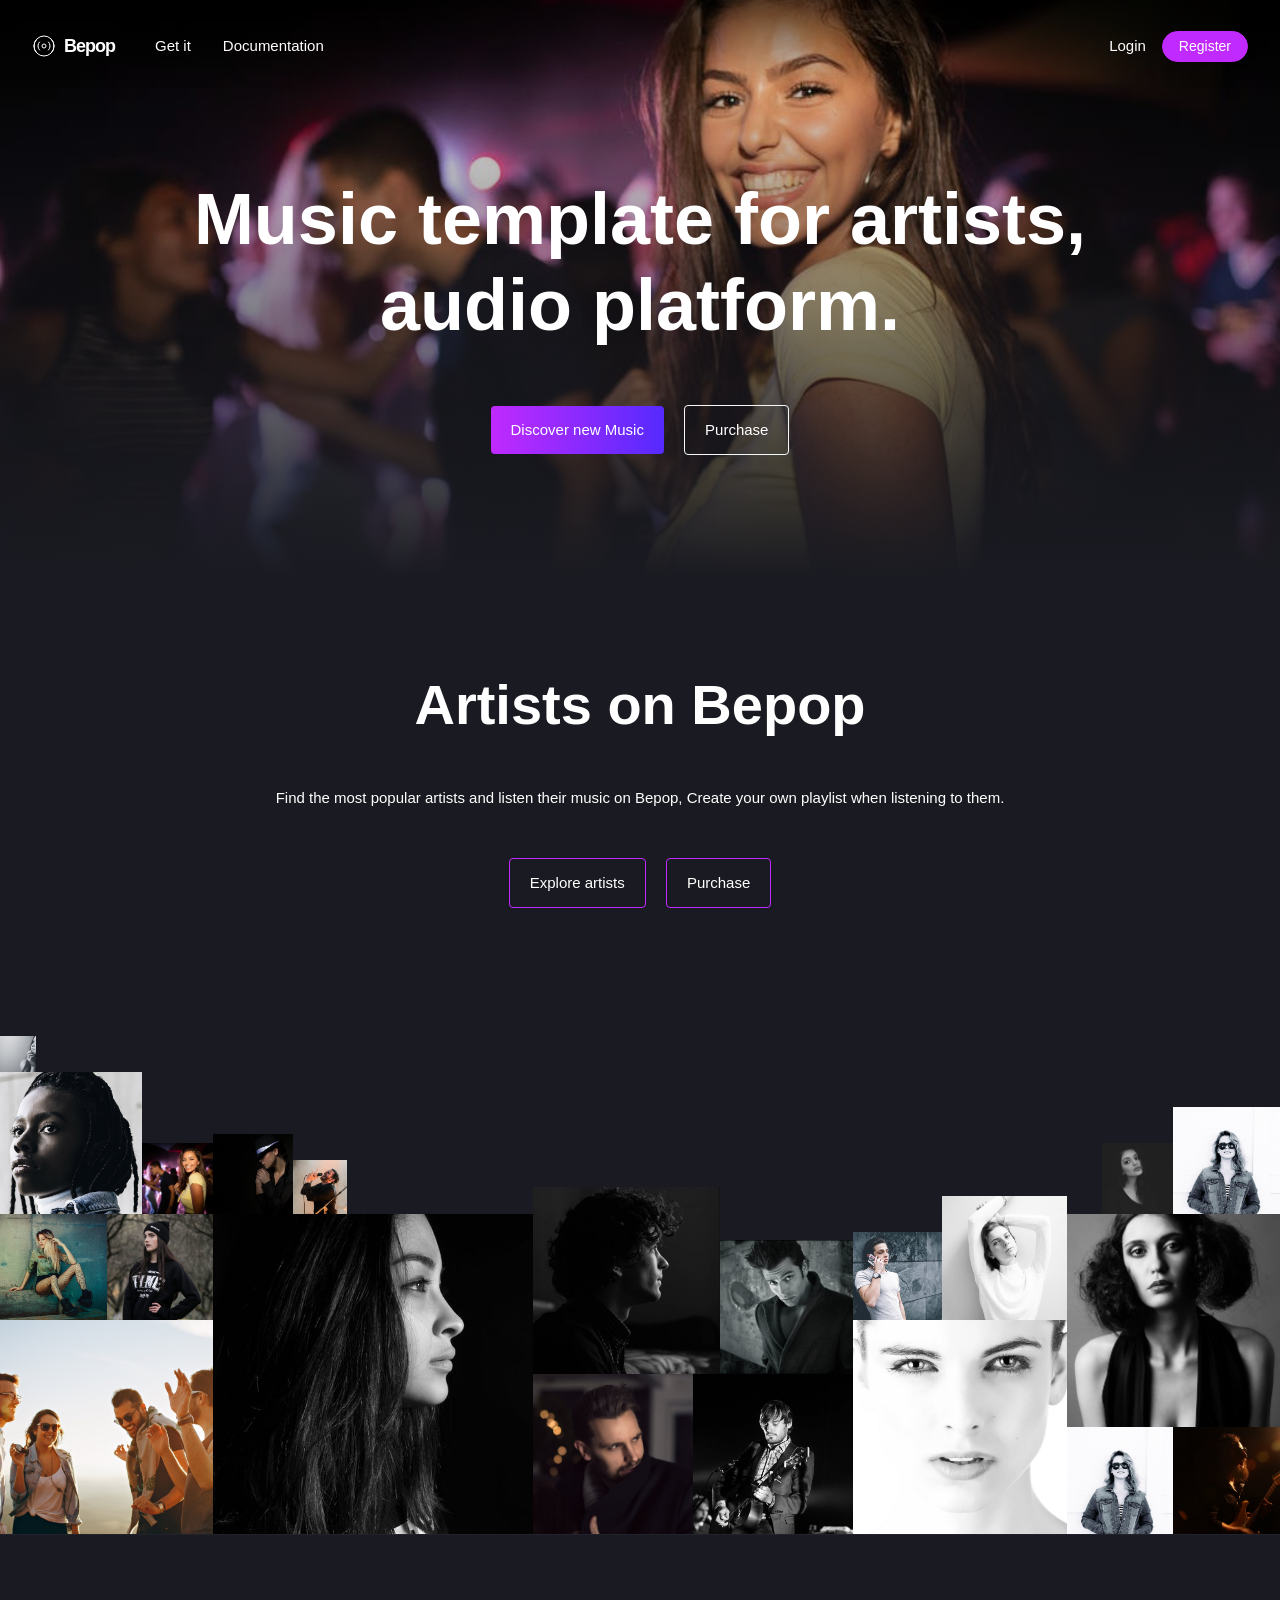
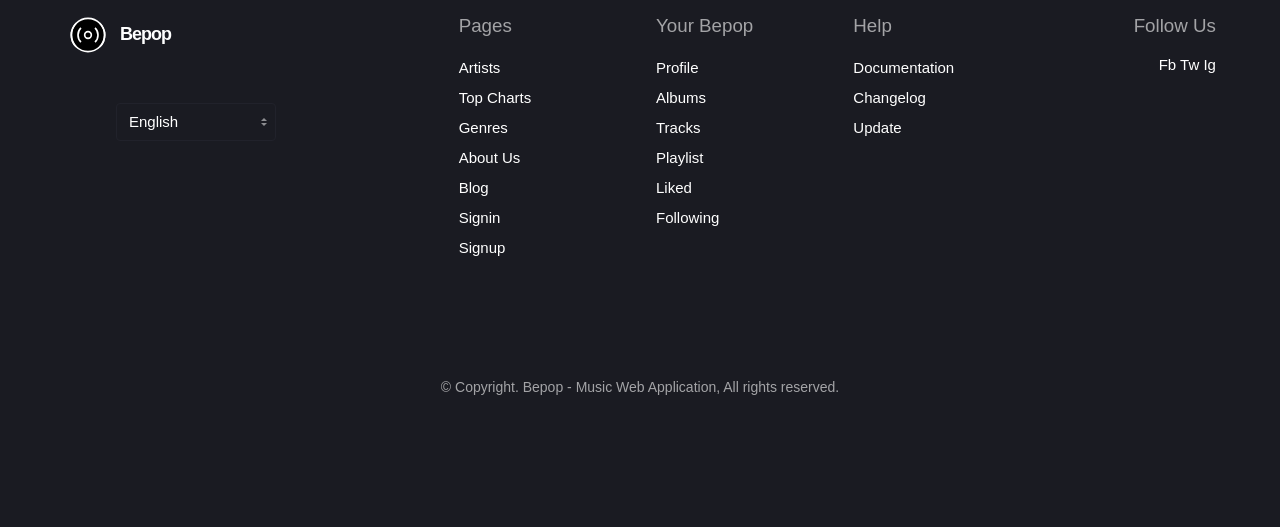
<file: Jwt_Music_Web/wwwroot/Bepop/index.html>
<!DOCTYPE html>
<html lang="en-US" dir="ltr">
<head>
  <meta charset="utf-8" />
  <title>Index | Bepop - Music Web Application</title>
  <meta name="description" content="Responsive, Bootstrap, BS4" />
  <meta name="viewport" content="width=device-width, initial-scale=1, maximum-scale=1" />
  
  <!-- style -->
  <!-- build:css assets/css/site.min.css -->
  <link rel="stylesheet" href="libs/slick-carousel/slick/slick.css" type="text/css" />
  <link rel="stylesheet" href="libs/slick-carousel/slick/slick-theme.css" type="text/css" />
  <link rel="stylesheet" href="assets/css/bootstrap.css" type="text/css" />
  <link rel="stylesheet" href="assets/css/theme.css" type="text/css" />
  <link rel="stylesheet" href="assets/css/style.css" type="text/css" />
  <!-- endbuild -->
</head>


<body class="layout-column bg-dark">
<header id="header" class="page-header fixed">
  <div class="navbar navbar-expand-lg" >
  
    <!-- brand -->
    <a href="index.html" class="navbar-brand text-white ">
    	<svg width="24" height="24" viewBox="0 0 24 24" xmlns="http://www.w3.org/2000/svg" fill="none">
    	    <circle cx="12" cy="12" r="10" stroke="currentColor" stroke-width="1" fill="#000"></circle>
    	    <circle cx="12" cy="12" r="2" stroke="currentColor" stroke-width="1"></circle>
    	    <g class="loading-spin" stroke="currentColor" stroke-width="1" style="transform-origin: 12px 12px">
    	    	<path d="M16.24 7.76a6 6 0 0 1 0 8.49m-8.48-.01a6 6 0 0 1 0-8.49m11.31-2.82a10 10 0 0 1 0 14.14m-14.14 0a10 10 0 0 1 0-14.14"></path>
    	    </g>
    	</svg>
    	<!-- <img src="assets/img/logo.png" alt="..."> -->
    	<span class="hidden-folded d-inline l-s-n-1x ">Bepop</span>
    </a>
    <!-- / brand -->
  
    <!-- Navbar collapse -->
    <div class="collapse navbar-collapse order-2 order-lg-1" id="navbarCollapse">
      <ul class="navbar-nav" data-nav>
        <li class="nav-item">
          <a href="http://themeforest.net/user/flatfull" class="nav-link">
            <span class="nav-text">Get it</span>
          </a>
        </li>
        <li class="nav-item">
          <a href="docs/" class="nav-link no-ajax">
            <span class="nav-text">Documentation</span>
          </a>
        </li>
      </ul>
    </div>
  
    <ul class="nav navbar-menu order-1 order-lg-2">
      <li class="nav-item">
        <a class="nav-link no-ajax" href="html/signin.html">
          Login
        </a>
      </li>
      <li class="d-flex align-items-center">
        <a class="btn btn-rounded btn-sm btn-primary no-ajax" href="html/signup.html">
          Register
        </a>
      </li>
      <!-- Navarbar toggle btn -->
      <li class="nav-item d-lg-none">
        <a href="#" class="nav-link px-2" data-toggle="collapse" data-toggle-class data-target="#navbarCollapse">
          <i data-feather="menu"></i>
        </a>
      </li>
    </ul>
  
  </div>
</header>
<div id="main" class="layout-row flex">
	<!-- ############ Content START-->
	<div id="content" class="flex ">
<!-- ############ Main START-->

<div class="sr">
	<div class="page-hero page-container">
		<div class="media bg-media">
			<div class="media-content" style="background-image:url(assets/img/b2.jpg)"></div>
		</div>
		<div class="p-5 pos-rlt text-center">
			<h1 class="display-3 font-weight-bold text-white mb-5 mx-5">Music template for artists, audio platform.</h1>
			<a href="html/discover.html" class="btn btn-md gd-primary text-white no-ajax m-2">Discover new Music</a>

			<a href="https://themeforest.net/user/flatfull/portfolio" class="btn btn-md btn-outline-light m-2">Purchase</a>
		</div>
	</div>
	<div class="page-container p-5 pos-rlt">
		<div class="py-5 text-center">
			<h2 class="display-4 font-weight-bold text-white mb-5">Artists on Bepop</h2>
			<p>Find the most popular artists and listen their music on Bepop, Create your own playlist when listening to them.</p>
			<div class="py-4">
				<a href="html/artists.html" class="btn btn-md btn-outline-primary no-ajax m-2">Explore artists</a>

				<a href="https://themeforest.net/user/flatfull/portfolio" class="btn btn-md btn-outline-primary m-2">Purchase</a>
			</div>
		</div>
	</div>
	
	    <div class="row no-gutters flex align-items-end">
	      <div class="col-2">
	        <div class="row no-gutters align-items-end">
	          <div class="col-2">
	            <div class="media">
	              <a class="media-content" style="background-image: url(assets/img/b0.jpg);"></a>
	            </div>
	          </div>
	          <div class="col-10"></div>
	          <div class="col-8">
	            <div class="media">
	              <a class="media-content" style="background-image: url(assets/img/b1.jpg);"></a>
	            </div>
	          </div>
	          <div class="col-4">
	            <div class="media">
	              <a class="media-content" style="background-image: url(assets/img/b2.jpg);"></a>
	            </div>
	          </div>
	          <div class="col-6">
	            <div class="media">
	              <a class="media-content" style="background-image: url(assets/img/b3.jpg);"></a>
	            </div>
	          </div>
	          <div class="col-6">
	            <div class="media">
	              <a class="media-content" style="background-image: url(assets/img/b4.jpg);"></a>
	            </div>
	          </div>
	          <div class="col-12">
	            <div class="media">
	              <a class="media-content" style="background-image: url(assets/img/b5.jpg);"></a>
	            </div>
	          </div>
	        </div>
	      </div>
	      <div class="col-3">
	        <div class="row no-gutters align-items-end">
	          <div class="col-3">
	            <div class="media">
	              <a class="media-content" style="background-image: url(assets/img/b6.jpg);"></a>
	            </div>
	          </div>
	          <div class="col-2">
	            <div class="media">
	              <a class="media-content" style="background-image: url(assets/img/b7.jpg);"></a>
	            </div>
	          </div>
	          <div class="col-7"></div>
	          <div class="col-12">
	            <div class="media">
	              <a class="media-content" style="background-image: url(assets/img/b8.jpg);"></a>
	            </div>
	          </div>
	        </div>
	      </div>
	      <div class="col-3">
	        <div class="row no-gutters align-items-end">
	          <div class="col-7">
	            <div class="media">
	              <a class="media-content" style="background-image: url(assets/img/b9.jpg);"></a>
	            </div>
	          </div>
	          <div class="col-5">
	            <div class="media">
	              <a class="media-content" style="background-image: url(assets/img/b10.jpg);"></a>
	            </div>
	          </div>
	          <div class="col-6">
	            <div class="media">
	              <a class="media-content" style="background-image: url(assets/img/b11.jpg);"></a>
	            </div>
	          </div>
	          <div class="col-6">
	            <div class="media">
	              <a class="media-content" style="background-image: url(assets/img/b12.jpg);"></a>
	            </div>
	          </div>
	        </div>
	      </div>
	      <div class="col-2">
	        <div class="row no-gutters align-items-end">
	          <div class="col-5">
	            <div class="media">
	              <a class="media-content" style="background-image: url(assets/img/b13.jpg);"></a>
	            </div>
	          </div>
	          <div class="col-7">
	            <div class="media">
	              <a class="media-content" style="background-image: url(assets/img/b14.jpg);"></a>
	            </div>
	          </div>
	          <div class="col-12">
	            <div class="media">
	              <a class="media-content" style="background-image: url(assets/img/b15.jpg);"></a>
	            </div>
	          </div>
	        </div>
	      </div>
	      <div class="col-2">
	        <div class="row no-gutters align-items-end">
	          <div class="col-2"></div>
	          <div class="col-4">
	            <div class="media">
	              <a class="media-content" style="background-image: url(assets/img/b18.jpg);"></a>
	            </div>
	          </div>
	          <div class="col-6">
	            <div class="media">
	              <a class="media-content" style="background-image: url(assets/img/b17.jpg);"></a>
	            </div>
	          </div>
	          <div class="col-12">
	            <div class="media">
	              <a class="media-content" style="background-image: url(assets/img/b20.jpg);"></a>
	            </div>
	          </div>
	          <div class="col-6">
	            <div class="media">
	              <a class="media-content" style="background-image: url(assets/img/b17.jpg);"></a>
	            </div>
	          </div>
	          <div class="col-6">
	            <div class="media">
	              <a class="media-content" style="background-image: url(assets/img/b19.jpg);"></a>
	            </div>
	          </div>
	        </div>
	      </div>
	    </div>
</div>

<!-- ############ Main END-->
	</div>
	<!-- ############ Content END-->
</div>
<footer id="footer" class="page-footer ">
		
		<div class="padding bg-dark  b-t">
			<div class="page-container">
				<div class="py-5 text-inherit text-hover-primary">
					<div class="row mb-5">
						<div class="col-6 col-md-4">
							<div class="mb-3">
								<!-- brand -->
								<a href="index.html" class="navbar-brand text-white ">
									<svg width="48" height="48" viewBox="0 0 24 24" xmlns="http://www.w3.org/2000/svg" fill="none">
									    <circle cx="12" cy="12" r="10" stroke="currentColor" stroke-width="1" fill="#000"></circle>
									    <circle cx="12" cy="12" r="2" stroke="currentColor" stroke-width="1"></circle>
									    <g class="loading-spin" stroke="currentColor" stroke-width="1" style="transform-origin: 12px 12px">
									    	<path d="M16.24 7.76a6 6 0 0 1 0 8.49m-8.48-.01a6 6 0 0 1 0-8.49m11.31-2.82a10 10 0 0 1 0 14.14m-14.14 0a10 10 0 0 1 0-14.14"></path>
									    </g>
									</svg>
									<!-- <img src="assets/img/logo.png" alt="..."> -->
									<span class="hidden-folded d-inline l-s-n-1x ">Bepop</span>
								</a>
								<!-- / brand -->
							</div>
							<div class="px-1">
								<div class="dropdown mt-5 ml-md-5">
									<button class="btn w-sm btn-dark text-align-auto b-a sorting" data-toggle="dropdown">English</button>
									<div class="dropdown-menu">
										<a href="#" class="dropdown-item">English</a>
										<a href="#" class="dropdown-item">Français</a>
										<a href="#" class="dropdown-item">日本语</a>
										<a href="#" class="dropdown-item">中文</a>
									</div>
								</div>
							</div>
						</div>
						<div class="col-6 col-md-2">
							<h5 class="mb-3 text-muted">Pages</h5>
							<ul class="list-unstyled l-h-2x text-highlight">
								<li><a href="html/artists.html">Artists</a></li>
								<li><a href="html/charts.html">Top Charts</a></li>
								<li><a href="html/genres.html">Genres</a></li>
								<li><a href="html/page.about.html">About Us</a></li>
								<li><a href="html/blog.html">Blog</a></li>
								<li><a href="html/signin.html">Signin</a></li>
								<li><a href="html/signup.html">Signup</a></li>
							</ul>
						</div>
						<div class="col-6 col-md-2">
							<h5 class="mb-3 text-muted">Your Bepop</h5>
							<ul class="list-unstyled l-h-2x text-highlight">
								<li><a href="html/artist.detail.html">Profile</a></li>
								<li><a href="html/artist.detail.html#albums">Albums</a></li>
								<li><a href="html/artist.detail.html#tracks">Tracks</a></li>
								<li><a href="html/artist.detail.html#playlist">Playlist</a></li>
								<li><a href="html/artist.detail.html#liked">Liked</a></li>
								<li><a href="html/artist.detail.html#following">Following</a></li>
							</ul>
						</div>
						<div class="col-6 col-md-2">
							<h5 class="mb-3 text-muted">Help</h5>
							<ul class="list-unstyled l-h-2x text-highlight">
								<li><a href="docs">Documentation</a></li>
								<li><a href="docs/changelog.html">Changelog</a></li>
								<li><a href="docs/changelog.html">Update</a></li>
							</ul>
						</div>
						<div class="col-6 col-md-2 text-md-right">
							<h5 class="mb-3 text-muted">Follow Us</h5>
							<a href="#">Fb</a> <a href="#">Tw</a> <a href="#">Ig</a>
						</div>
					</div>
					<div class="text-center py-5">
						<span class="text-muted text-sm">&copy; Copyright. Bepop - Music Web Application, All rights reserved.</span>
					</div>
				</div>
			</div>
		</div>
</footer>


  <!-- build:js assets/js/site.min.js -->
  <!-- jQuery -->
  <script src="libs/jquery/dist/jquery.min.js"></script>
  <!-- Bootstrap -->
  <script src="libs/popper.js/dist/umd/popper.min.js"></script>
  <script src="libs/bootstrap/dist/js/bootstrap.min.js"></script>
  <!-- ajax page -->
  <script src="libs/pjax/pjax.min.js"></script>
  <script src="assets/js/ajax.js"></script>
  <!-- lazyload plugin -->
  <script src="assets/js/lazyload.config.js"></script>
  <script src="assets/js/lazyload.js"></script>
  <script src="assets/js/plugin.js"></script>
  <!-- scrollreveal -->
  <script src="libs/scrollreveal/dist/scrollreveal.min.js"></script>
  <script src="libs/slick-carousel/slick/slick.min.js"></script>
  <!-- feather icons -->
  <script src="libs/feather-icons/dist/feather.min.js"></script>
  <!-- theme -->
  <script src="assets/js/theme.js"></script>
  <!-- endbuild -->
</body>
</html>
</file>
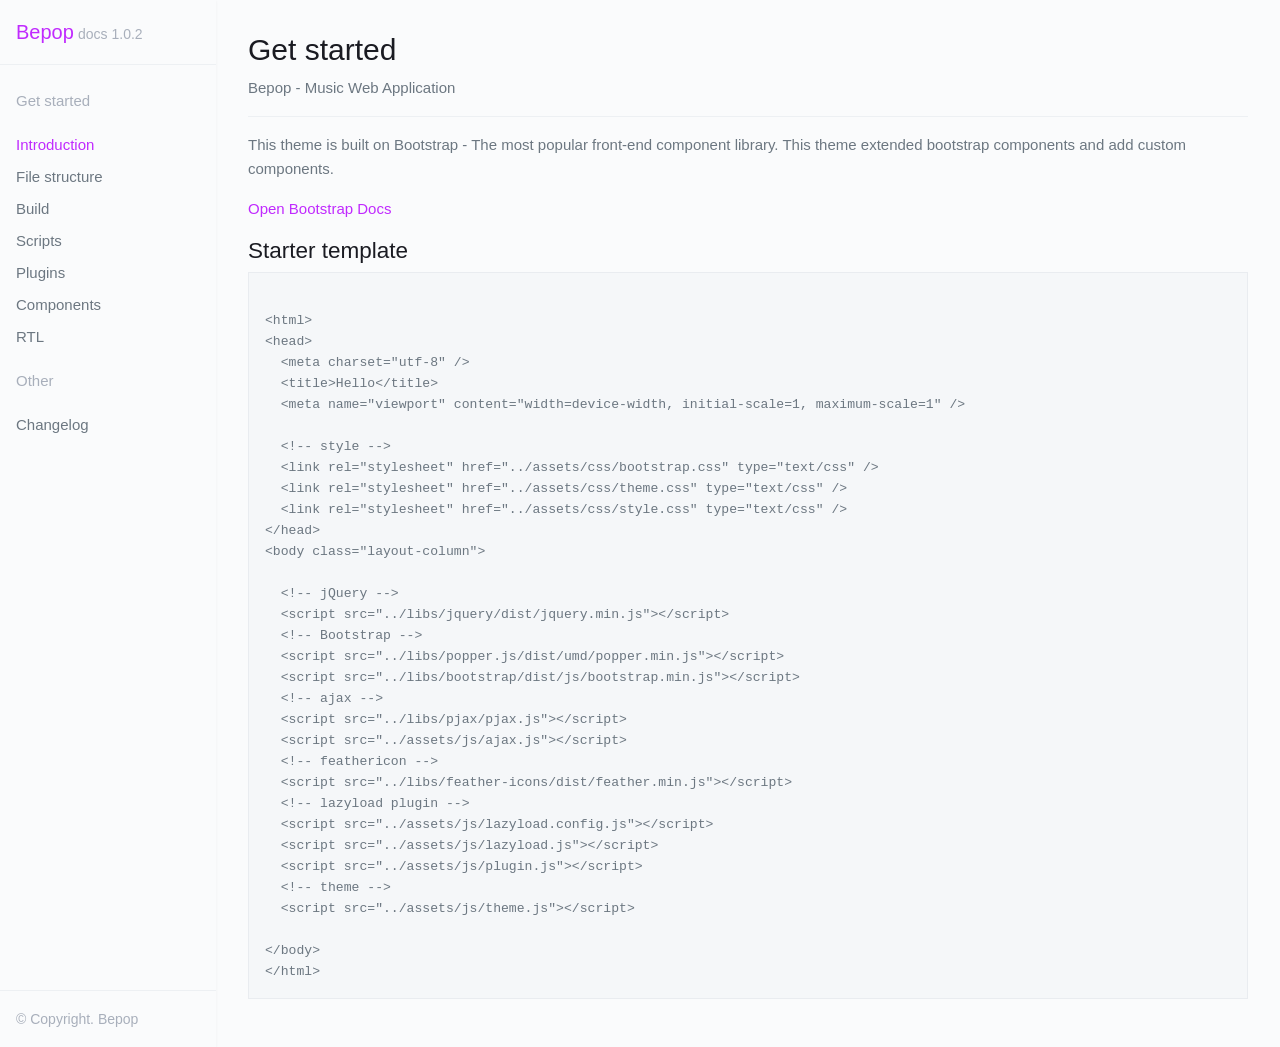
<file: Jwt_Music_Web/wwwroot/Bepop/docs/index.html>
<!DOCTYPE html>
<html lang="en-US" dir="ltr">
<head>
  <meta charset="utf-8" />
  <title>Index | Bepop - Music Web Application</title>
  <meta name="description" content="Responsive, Bootstrap, BS4" />
  <meta name="viewport" content="width=device-width, initial-scale=1, maximum-scale=1" />
  
  <!-- style -->
  <!-- build:css ../assets/css/site.min.css -->
  <link rel="stylesheet" href="../libs/slick-carousel/slick/slick.css" type="text/css" />
  <link rel="stylesheet" href="../libs/slick-carousel/slick/slick-theme.css" type="text/css" />
  <link rel="stylesheet" href="../assets/css/bootstrap.css" type="text/css" />
  <link rel="stylesheet" href="../assets/css/theme.css" type="text/css" />
  <link rel="stylesheet" href="../assets/css/style.css" type="text/css" />
  <!-- endbuild -->
</head>


<body>
<div id="main" class="layout-row flex">
	<!-- ############ Aside START-->
	<div id="aside" class="page-sidenav box-shadow">
	    <div class="sidenav d-flex h-100">
	      <div class="p-3 b-b">
	        <a href="#" class="text-md m-0">Bepop</a> <small class="text-muted">docs 1.0.2 </small>
	      </div>
	      <nav class="nav-active-text-primary mt-2 flex">
	        <ul class="nav" data-nav>
	          <li class="p-3 text-muted">Get started</li>
	          <li>
	            <a href="index.html">
	              <span class="nav-text">Introduction</span>
	            </a>
	          </li>
	          <li>
	            <a href="file-structure.html">
	              <span class="nav-text">File structure</span>
	            </a>
	          </li>
	          <li>
	            <a href="build.html">
	              <span class="nav-text">Build</span>
	            </a>
	          </li>
	          <li>
	            <a href="scripts.html">
	              <span class="nav-text">Scripts</span>
	            </a>
	          </li>
	          <li>
	            <a href="plugin.html">
	              <span class="nav-text">Plugins</span>
	            </a>
	          </li>
	          <li>
	            <a href="component.html">
	              <span class="nav-text">Components</span>
	            </a>
	          </li>
	          <li>
	            <a href="rtl.html">
	              <span class="nav-text">RTL</span>
	            </a>
	          </li>
	          <li class="p-3 text-muted">Other</li>
	          <li>
	            <a href="changelog.html">
	              <span class="nav-text">Changelog</span>
	            </a>
	          </li>
	        </ul>
	      </nav>
	      <div class="p-3 text-muted b-t">
	        <small>&copy; Copyright. Bepop</small>
	      </div>
	    </div>
	  </div>
	<!-- ############ Aside END-->

	<!-- ############ Content START-->
	<div id="content" class="flex ">
<!-- ############ Main START-->
<div class="padding">
<h2>Get started</h2>
<p>Bepop - Music Web Application</p>

<hr>

<p>This theme is built on Bootstrap - The most popular front-end component library. This theme extended bootstrap components and add custom components.</p>
<p>
   <a href="http://getbootstrap.com/docs/4.1/getting-started/introduction/" target="_blank">Open Bootstrap Docs</a>
</p>

<h4>Starter template</h4>

<pre class="p-3 b-a">
<!DOCTYPE html>
&lt;html>
&lt;head>
  &lt;meta charset="utf-8" />
  &lt;title>Hello&lt;/title>
  &lt;meta name="viewport" content="width=device-width, initial-scale=1, maximum-scale=1" />
  
  &lt;!-- style -->
  &lt;link rel="stylesheet" href="../assets/css/bootstrap.css" type="text/css" />
  &lt;link rel="stylesheet" href="../assets/css/theme.css" type="text/css" />
  &lt;link rel="stylesheet" href="../assets/css/style.css" type="text/css" />
&lt;/head>
&lt;body class="layout-column">

  &lt;!-- jQuery -->
  &lt;script src="../libs/jquery/dist/jquery.min.js">&lt;/script>
  &lt;!-- Bootstrap -->
  &lt;script src="../libs/popper.js/dist/umd/popper.min.js">&lt;/script>
  &lt;script src="../libs/bootstrap/dist/js/bootstrap.min.js">&lt;/script>
  &lt;!-- ajax -->
  &lt;script src="../libs/pjax/pjax.js">&lt;/script>
  &lt;script src="../assets/js/ajax.js">&lt;/script>
  &lt;!-- feathericon -->
  &lt;script src="../libs/feather-icons/dist/feather.min.js">&lt;/script>
  &lt;!-- lazyload plugin -->
  &lt;script src="../assets/js/lazyload.config.js">&lt;/script>
  &lt;script src="../assets/js/lazyload.js">&lt;/script>
  &lt;script src="../assets/js/plugin.js">&lt;/script>
  &lt;!-- theme -->
  &lt;script src="../assets/js/theme.js">&lt;/script>

&lt;/body>
&lt;/html>
</pre>

</div>
<!-- ############ Main END-->
	</div>
	<!-- ############ Content END-->
</div>


  <!-- build:js ../assets/js/site.min.js -->
  <!-- jQuery -->
  <script src="../libs/jquery/dist/jquery.min.js"></script>
  <!-- Bootstrap -->
  <script src="../libs/popper.js/dist/umd/popper.min.js"></script>
  <script src="../libs/bootstrap/dist/js/bootstrap.min.js"></script>
  <!-- ajax page -->
  <script src="../libs/pjax/pjax.min.js"></script>
  <script src="../assets/js/ajax.js"></script>
  <!-- lazyload plugin -->
  <script src="../assets/js/lazyload.config.js"></script>
  <script src="../assets/js/lazyload.js"></script>
  <script src="../assets/js/plugin.js"></script>
  <!-- scrollreveal -->
  <script src="../libs/scrollreveal/dist/scrollreveal.min.js"></script>
  <script src="../libs/slick-carousel/slick/slick.min.js"></script>
  <!-- feather icons -->
  <script src="../libs/feather-icons/dist/feather.min.js"></script>
  <!-- theme -->
  <script src="../assets/js/theme.js"></script>
  <!-- endbuild -->
</body>
</html>
</file>
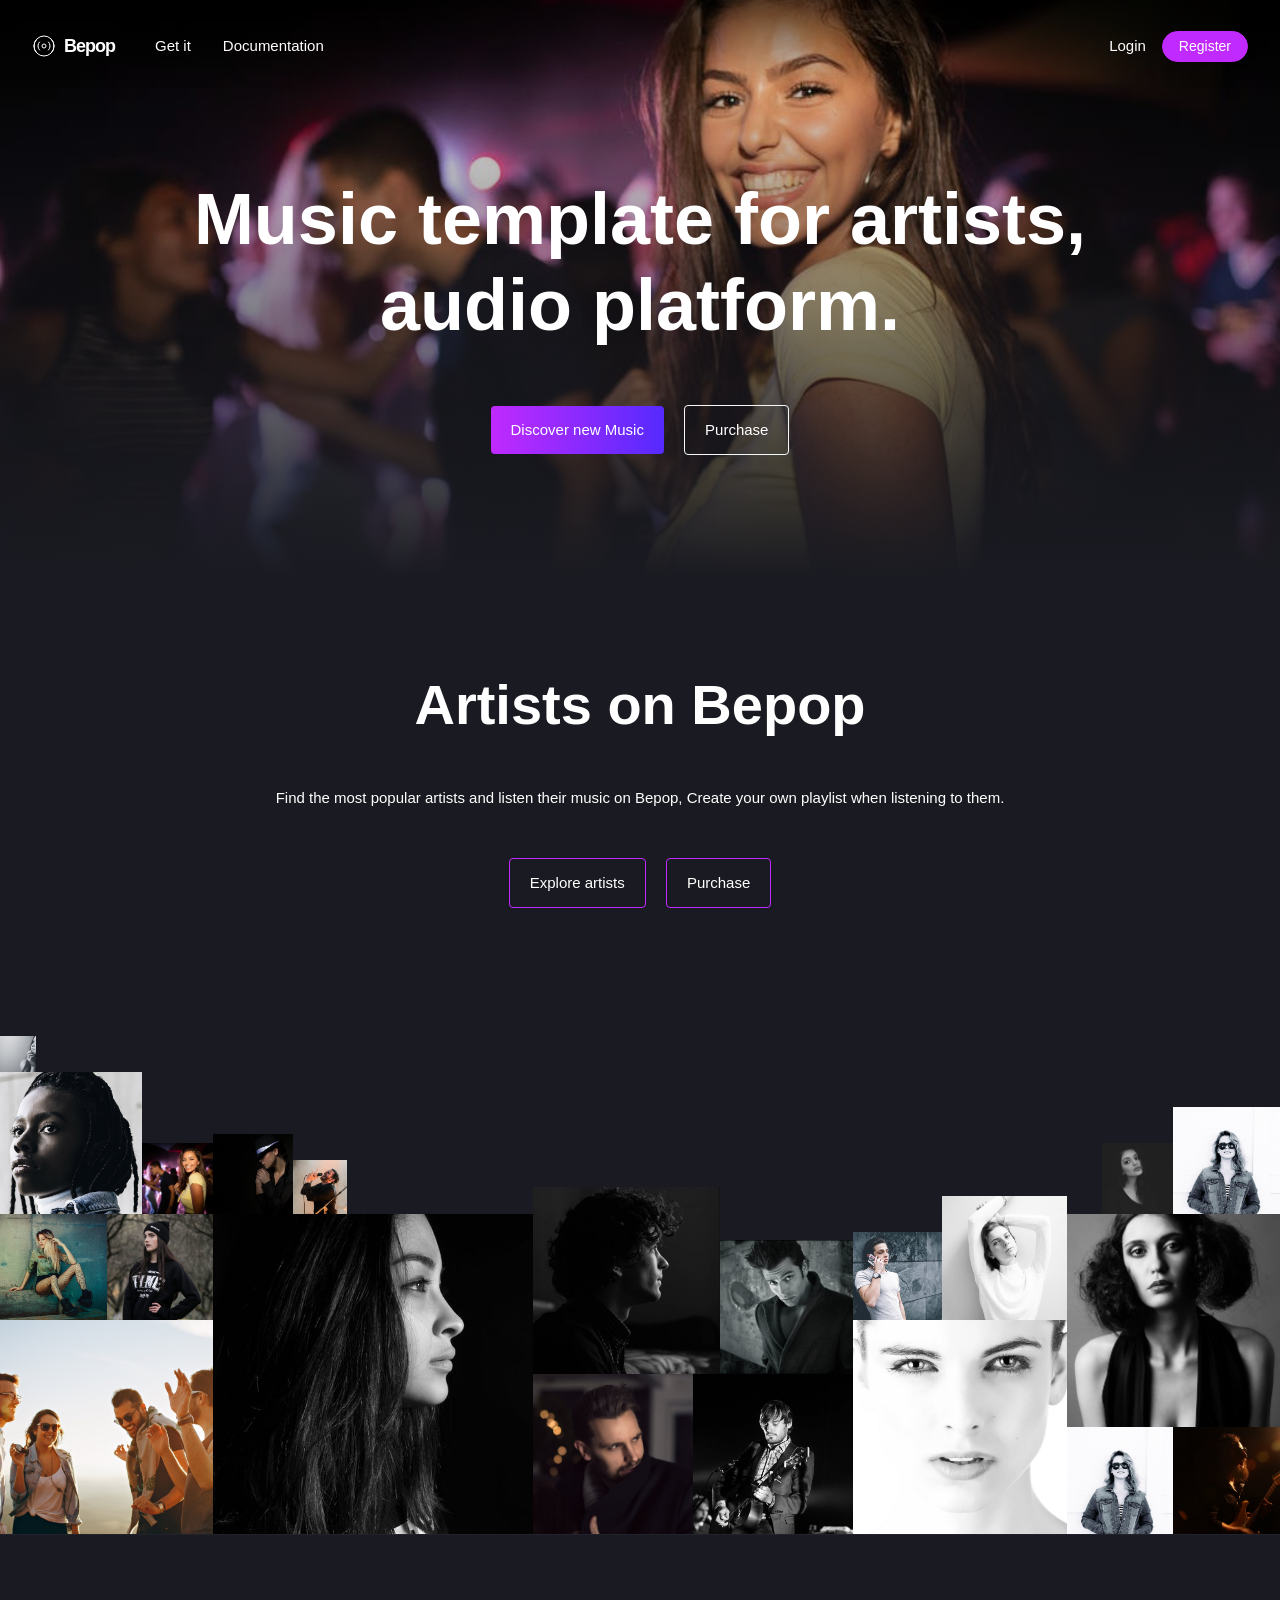
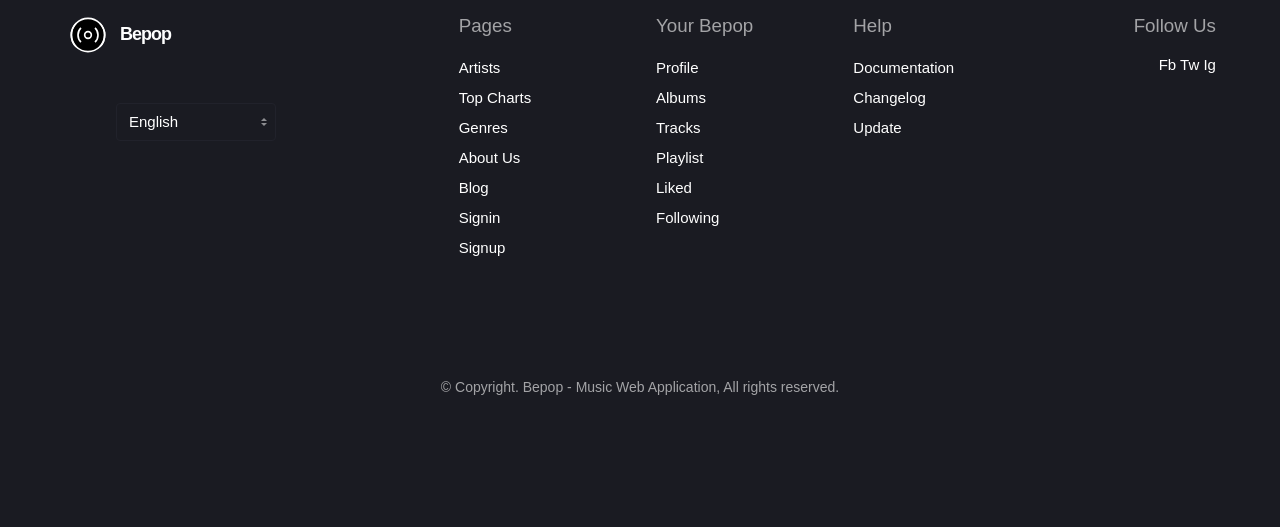
<file: Jwt_Music_Web/wwwroot/Bepop/html/index.html>
<!DOCTYPE html>
<html lang="en-US" dir="ltr">
    <head>
        <meta charset="utf-8" />
        <title>Index | Bepop - Music Web Application</title>
        <meta name="description" content="Responsive, Bootstrap, BS4" />
        <meta name="viewport" content="width=device-width, initial-scale=1, maximum-scale=1" />
        <!-- style -->
        <!-- build:css ../assets/css/site.min.css -->
        <link rel="stylesheet" href="../libs/slick-carousel/slick/slick.css" type="text/css" />
        <link rel="stylesheet" href="../libs/slick-carousel/slick/slick-theme.css" type="text/css" />
        <link rel="stylesheet" href="../assets/css/bootstrap.css" type="text/css" />
        <link rel="stylesheet" href="../assets/css/theme.css" type="text/css" />
        <link rel="stylesheet" href="../assets/css/style.css" type="text/css" />
        <!-- endbuild -->
    </head>
    <body class="layout-column bg-dark">
        <header id="header" class="page-header fixed">
            <div class="navbar navbar-expand-lg">
                <!-- brand -->
                <a href="index.html" class="navbar-brand text-white ">
                    <svg width="24" height="24" viewBox="0 0 24 24" xmlns="http://www.w3.org/2000/svg" fill="none">
                        <circle cx="12" cy="12" r="10" stroke="currentColor" stroke-width="1" fill="#000"></circle>
                        <circle cx="12" cy="12" r="2" stroke="currentColor" stroke-width="1"></circle>
                        <g class="loading-spin" stroke="currentColor" stroke-width="1" style="transform-origin: 12px 12px">
                            <path d="M16.24 7.76a6 6 0 0 1 0 8.49m-8.48-.01a6 6 0 0 1 0-8.49m11.31-2.82a10 10 0 0 1 0 14.14m-14.14 0a10 10 0 0 1 0-14.14"></path>
                        </g>
                    </svg>
                    <!-- <img src="../assets/img/logo.png" alt="..."> -->
                    <span class="hidden-folded d-inline l-s-n-1x ">Bepop</span>
                </a>
                <!-- / brand -->
                <!-- Navbar collapse -->
                <div class="collapse navbar-collapse order-2 order-lg-1" id="navbarCollapse">
                    <ul class="navbar-nav" data-nav>
                        <li class="nav-item">
                            <a href="http://themeforest.net/user/flatfull" class="nav-link">
                                <span class="nav-text">Get it</span>
                            </a>
                        </li>
                        <li class="nav-item">
                            <a href="../docs/" class="nav-link no-ajax">
                                <span class="nav-text">Documentation</span>
                            </a>
                        </li>
                    </ul>
                </div>
                <ul class="nav navbar-menu order-1 order-lg-2">
                    <li class="nav-item">
                        <a class="nav-link no-ajax" href="../html/signin.html">
                            Login
                        </a>
                    </li>
                    <li class="d-flex align-items-center">
                        <a class="btn btn-rounded btn-sm btn-primary no-ajax" href="../html/signup.html">
                            Register
                        </a>
                    </li>
                    <!-- Navarbar toggle btn -->
                    <li class="nav-item d-lg-none">
                        <a href="#" class="nav-link px-2" data-toggle="collapse" data-toggle-class data-target="#navbarCollapse">
                            <i data-feather="menu"></i>
                        </a>
                    </li>
                </ul>
            </div>
        </header>
        <div id="main" class="layout-row flex">
            <!-- ############ Content START-->
            <div id="content" class="flex ">
                <!-- ############ Main START-->
                <div class="sr">
                    <div class="page-hero page-container">
                        <div class="media bg-media">
                            <div class="media-content" style="background-image:url(../assets/img/b2.jpg)"></div>
                        </div>
                        <div class="p-5 pos-rlt text-center">
                            <h1 class="display-3 font-weight-bold text-white mb-5 mx-5">Music template for artists, audio platform.</h1>
                            <a href="../html/discover.html" class="btn btn-md gd-primary text-white no-ajax m-2">Discover new Music</a>
                            <a href="https://themeforest.net/user/flatfull/portfolio" class="btn btn-md btn-outline-light m-2">Purchase</a>
                        </div>
                    </div>
                    <div class="page-container p-5 pos-rlt">
                        <div class="py-5 text-center">
                            <h2 class="display-4 font-weight-bold text-white mb-5">Artists on Bepop</h2>
                            <p>Find the most popular artists and listen their music on Bepop, Create your own playlist when listening to them.</p>
                            <div class="py-4">
                                <a href="../html/artists.html" class="btn btn-md btn-outline-primary no-ajax m-2">Explore artists</a>
                                <a href="https://themeforest.net/user/flatfull/portfolio" class="btn btn-md btn-outline-primary m-2">Purchase</a>
                            </div>
                        </div>
                    </div>
                    <div class="row no-gutters flex align-items-end">
                        <div class="col-2">
                            <div class="row no-gutters align-items-end">
                                <div class="col-2">
                                    <div class="media">
                                        <a class="media-content" style="background-image: url(../assets/img/b0.jpg);"></a>
                                    </div>
                                </div>
                                <div class="col-10"></div>
                                <div class="col-8">
                                    <div class="media">
                                        <a class="media-content" style="background-image: url(../assets/img/b1.jpg);"></a>
                                    </div>
                                </div>
                                <div class="col-4">
                                    <div class="media">
                                        <a class="media-content" style="background-image: url(../assets/img/b2.jpg);"></a>
                                    </div>
                                </div>
                                <div class="col-6">
                                    <div class="media">
                                        <a class="media-content" style="background-image: url(../assets/img/b3.jpg);"></a>
                                    </div>
                                </div>
                                <div class="col-6">
                                    <div class="media">
                                        <a class="media-content" style="background-image: url(../assets/img/b4.jpg);"></a>
                                    </div>
                                </div>
                                <div class="col-12">
                                    <div class="media">
                                        <a class="media-content" style="background-image: url(../assets/img/b5.jpg);"></a>
                                    </div>
                                </div>
                            </div>
                        </div>
                        <div class="col-3">
                            <div class="row no-gutters align-items-end">
                                <div class="col-3">
                                    <div class="media">
                                        <a class="media-content" style="background-image: url(../assets/img/b6.jpg);"></a>
                                    </div>
                                </div>
                                <div class="col-2">
                                    <div class="media">
                                        <a class="media-content" style="background-image: url(../assets/img/b7.jpg);"></a>
                                    </div>
                                </div>
                                <div class="col-7"></div>
                                <div class="col-12">
                                    <div class="media">
                                        <a class="media-content" style="background-image: url(../assets/img/b8.jpg);"></a>
                                    </div>
                                </div>
                            </div>
                        </div>
                        <div class="col-3">
                            <div class="row no-gutters align-items-end">
                                <div class="col-7">
                                    <div class="media">
                                        <a class="media-content" style="background-image: url(../assets/img/b9.jpg);"></a>
                                    </div>
                                </div>
                                <div class="col-5">
                                    <div class="media">
                                        <a class="media-content" style="background-image: url(../assets/img/b10.jpg);"></a>
                                    </div>
                                </div>
                                <div class="col-6">
                                    <div class="media">
                                        <a class="media-content" style="background-image: url(../assets/img/b11.jpg);"></a>
                                    </div>
                                </div>
                                <div class="col-6">
                                    <div class="media">
                                        <a class="media-content" style="background-image: url(../assets/img/b12.jpg);"></a>
                                    </div>
                                </div>
                            </div>
                        </div>
                        <div class="col-2">
                            <div class="row no-gutters align-items-end">
                                <div class="col-5">
                                    <div class="media">
                                        <a class="media-content" style="background-image: url(../assets/img/b13.jpg);"></a>
                                    </div>
                                </div>
                                <div class="col-7">
                                    <div class="media">
                                        <a class="media-content" style="background-image: url(../assets/img/b14.jpg);"></a>
                                    </div>
                                </div>
                                <div class="col-12">
                                    <div class="media">
                                        <a class="media-content" style="background-image: url(../assets/img/b15.jpg);"></a>
                                    </div>
                                </div>
                            </div>
                        </div>
                        <div class="col-2">
                            <div class="row no-gutters align-items-end">
                                <div class="col-2"></div>
                                <div class="col-4">
                                    <div class="media">
                                        <a class="media-content" style="background-image: url(../assets/img/b18.jpg);"></a>
                                    </div>
                                </div>
                                <div class="col-6">
                                    <div class="media">
                                        <a class="media-content" style="background-image: url(../assets/img/b17.jpg);"></a>
                                    </div>
                                </div>
                                <div class="col-12">
                                    <div class="media">
                                        <a class="media-content" style="background-image: url(../assets/img/b20.jpg);"></a>
                                    </div>
                                </div>
                                <div class="col-6">
                                    <div class="media">
                                        <a class="media-content" style="background-image: url(../assets/img/b17.jpg);"></a>
                                    </div>
                                </div>
                                <div class="col-6">
                                    <div class="media">
                                        <a class="media-content" style="background-image: url(../assets/img/b19.jpg);"></a>
                                    </div>
                                </div>
                            </div>
                        </div>
                    </div>
                </div>
                <!-- ############ Main END-->
            </div>
            <!-- ############ Content END-->
        </div>
        <footer id="footer" class="page-footer ">
            <div class="padding bg-dark  b-t">
                <div class="page-container">
                    <div class="py-5 text-inherit text-hover-primary">
                        <div class="row mb-5">
                            <div class="col-6 col-md-4">
                                <div class="mb-3">
                                    <!-- brand -->
                                    <a href="index.html" class="navbar-brand text-white ">
                                        <svg width="48" height="48" viewBox="0 0 24 24" xmlns="http://www.w3.org/2000/svg" fill="none">
                                            <circle cx="12" cy="12" r="10" stroke="currentColor" stroke-width="1" fill="#000"></circle>
                                            <circle cx="12" cy="12" r="2" stroke="currentColor" stroke-width="1"></circle>
                                            <g class="loading-spin" stroke="currentColor" stroke-width="1" style="transform-origin: 12px 12px">
                                                <path d="M16.24 7.76a6 6 0 0 1 0 8.49m-8.48-.01a6 6 0 0 1 0-8.49m11.31-2.82a10 10 0 0 1 0 14.14m-14.14 0a10 10 0 0 1 0-14.14"></path>
                                            </g>
                                        </svg>
                                        <!-- <img src="../assets/img/logo.png" alt="..."> -->
                                        <span class="hidden-folded d-inline l-s-n-1x ">Bepop</span>
                                    </a>
                                    <!-- / brand -->
                                </div>
                                <div class="px-1">
                                    <div class="dropdown mt-5 ml-md-5">
                                        <button class="btn w-sm btn-dark text-align-auto b-a sorting" data-toggle="dropdown">English</button>
                                        <div class="dropdown-menu">
                                            <a href="#" class="dropdown-item">English</a>
                                            <a href="#" class="dropdown-item">Français</a>
                                            <a href="#" class="dropdown-item">日本语</a>
                                            <a href="#" class="dropdown-item">中文</a>
                                        </div>
                                    </div>
                                </div>
                            </div>
                            <div class="col-6 col-md-2">
                                <h5 class="mb-3 text-muted">Pages</h5>
                                <ul class="list-unstyled l-h-2x text-highlight">
                                    <li>
                                        <a href="../html/artists.html">Artists</a>
                                    </li>
                                    <li>
                                        <a href="../html/charts.html">Top Charts</a>
                                    </li>
                                    <li>
                                        <a href="../html/genres.html">Genres</a>
                                    </li>
                                    <li>
                                        <a href="../html/page.about.html">About Us</a>
                                    </li>
                                    <li>
                                        <a href="../html/blog.html">Blog</a>
                                    </li>
                                    <li>
                                        <a href="../html/signin.html">Signin</a>
                                    </li>
                                    <li>
                                        <a href="../html/signup.html">Signup</a>
                                    </li>
                                </ul>
                            </div>
                            <div class="col-6 col-md-2">
                                <h5 class="mb-3 text-muted">Your Bepop</h5>
                                <ul class="list-unstyled l-h-2x text-highlight">
                                    <li>
                                        <a href="../html/artist.detail.html">Profile</a>
                                    </li>
                                    <li>
                                        <a href="../html/artist.detail.html#albums">Albums</a>
                                    </li>
                                    <li>
                                        <a href="../html/artist.detail.html#tracks">Tracks</a>
                                    </li>
                                    <li>
                                        <a href="../html/artist.detail.html#playlist">Playlist</a>
                                    </li>
                                    <li>
                                        <a href="../html/artist.detail.html#liked">Liked</a>
                                    </li>
                                    <li>
                                        <a href="../html/artist.detail.html#following">Following</a>
                                    </li>
                                </ul>
                            </div>
                            <div class="col-6 col-md-2">
                                <h5 class="mb-3 text-muted">Help</h5>
                                <ul class="list-unstyled l-h-2x text-highlight">
                                    <li>
                                        <a href="../docs">Documentation</a>
                                    </li>
                                    <li>
                                        <a href="../docs/changelog.html">Changelog</a>
                                    </li>
                                    <li>
                                        <a href="../docs/changelog.html">Update</a>
                                    </li>
                                </ul>
                            </div>
                            <div class="col-6 col-md-2 text-md-right">
                                <h5 class="mb-3 text-muted">Follow Us</h5>
                                <a href="#">Fb</a>
                                <a href="#">Tw</a>
                                <a href="#">Ig</a>
                            </div>
                        </div>
                        <div class="text-center py-5">
                            <span class="text-muted text-sm">&copy; Copyright. Bepop - Music Web Application, All rights reserved.</span>
                        </div>
                    </div>
                </div>
            </div>
        </footer>
        <!-- build:js ../assets/js/site.min.js -->
        <!-- jQuery -->
        <script src="../libs/jquery/dist/jquery.min.js"></script>
        <!-- Bootstrap -->
        <script src="../libs/popper.js/dist/umd/popper.min.js"></script>
        <script src="../libs/bootstrap/dist/js/bootstrap.min.js"></script>
        <!-- ajax page -->
        <script src="../libs/pjax/pjax.min.js"></script>
        <script src="../assets/js/ajax.js"></script>
        <!-- lazyload plugin -->
        <script src="../assets/js/lazyload.config.js"></script>
        <script src="../assets/js/lazyload.js"></script>
        <script src="../assets/js/plugin.js"></script>
        <!-- scrollreveal -->
        <script src="../libs/scrollreveal/dist/scrollreveal.min.js"></script>
        <script src="../libs/slick-carousel/slick/slick.min.js"></script>
        <!-- feather icons -->
        <script src="../libs/feather-icons/dist/feather.min.js"></script>
        <!-- theme -->
        <script src="../assets/js/theme.js"></script>
        <!-- endbuild -->
    </body>
</html>
</file>
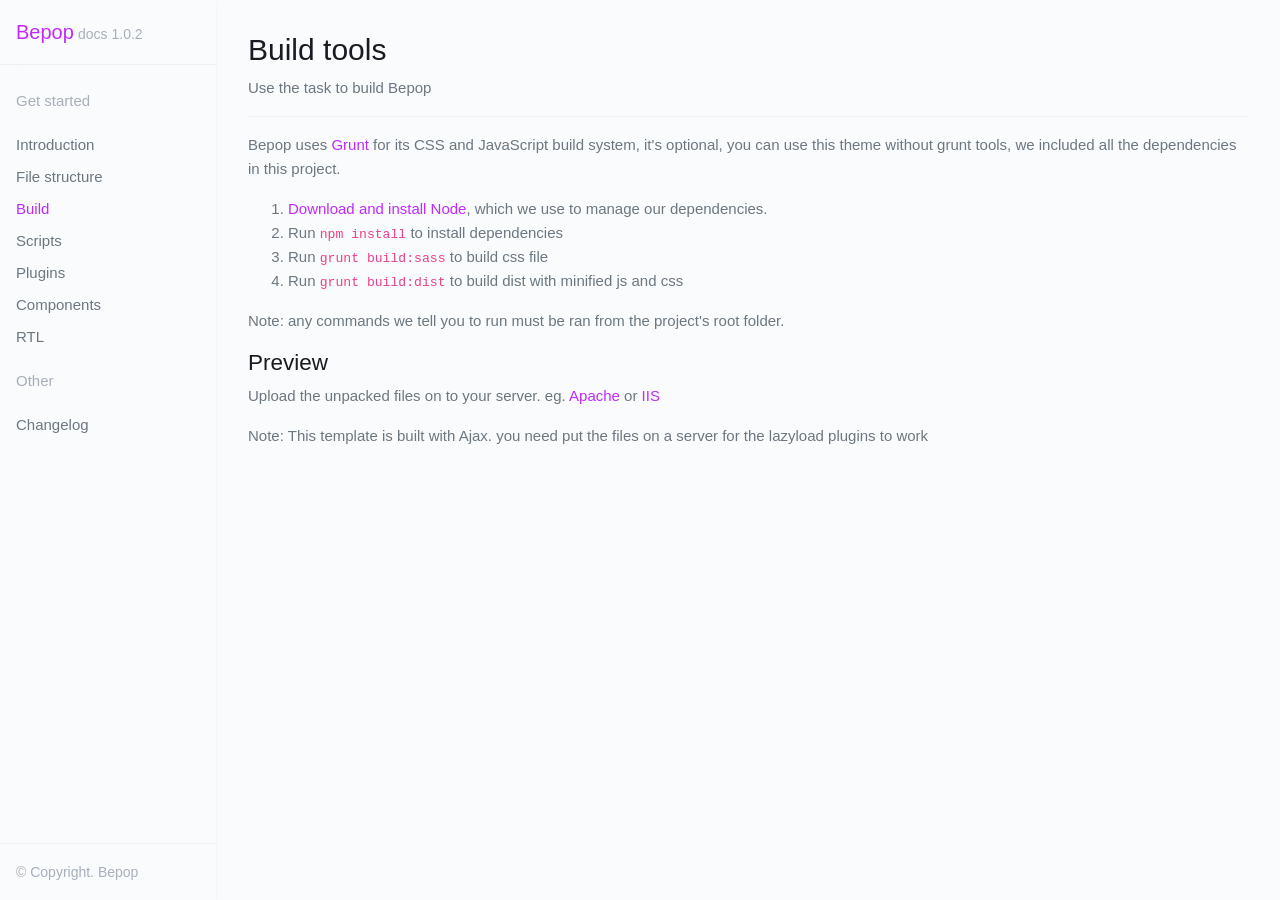
<file: Jwt_Music_Web/wwwroot/Bepop/docs/build.html>
<!DOCTYPE html>
<html lang="en-US" dir="ltr">
<head>
  <meta charset="utf-8" />
  <title>Build | Bepop - Music Web Application</title>
  <meta name="description" content="Responsive, Bootstrap, BS4" />
  <meta name="viewport" content="width=device-width, initial-scale=1, maximum-scale=1" />
  
  <!-- style -->
  <!-- build:css ../assets/css/site.min.css -->
  <link rel="stylesheet" href="../libs/slick-carousel/slick/slick.css" type="text/css" />
  <link rel="stylesheet" href="../libs/slick-carousel/slick/slick-theme.css" type="text/css" />
  <link rel="stylesheet" href="../assets/css/bootstrap.css" type="text/css" />
  <link rel="stylesheet" href="../assets/css/theme.css" type="text/css" />
  <link rel="stylesheet" href="../assets/css/style.css" type="text/css" />
  <!-- endbuild -->
</head>


<body>
<div id="main" class="layout-row flex">
	<!-- ############ Aside START-->
	<div id="aside" class="page-sidenav box-shadow">
	    <div class="sidenav d-flex h-100">
	      <div class="p-3 b-b">
	        <a href="#" class="text-md m-0">Bepop</a> <small class="text-muted">docs 1.0.2 </small>
	      </div>
	      <nav class="nav-active-text-primary mt-2 flex">
	        <ul class="nav" data-nav>
	          <li class="p-3 text-muted">Get started</li>
	          <li>
	            <a href="index.html">
	              <span class="nav-text">Introduction</span>
	            </a>
	          </li>
	          <li>
	            <a href="file-structure.html">
	              <span class="nav-text">File structure</span>
	            </a>
	          </li>
	          <li>
	            <a href="build.html">
	              <span class="nav-text">Build</span>
	            </a>
	          </li>
	          <li>
	            <a href="scripts.html">
	              <span class="nav-text">Scripts</span>
	            </a>
	          </li>
	          <li>
	            <a href="plugin.html">
	              <span class="nav-text">Plugins</span>
	            </a>
	          </li>
	          <li>
	            <a href="component.html">
	              <span class="nav-text">Components</span>
	            </a>
	          </li>
	          <li>
	            <a href="rtl.html">
	              <span class="nav-text">RTL</span>
	            </a>
	          </li>
	          <li class="p-3 text-muted">Other</li>
	          <li>
	            <a href="changelog.html">
	              <span class="nav-text">Changelog</span>
	            </a>
	          </li>
	        </ul>
	      </nav>
	      <div class="p-3 text-muted b-t">
	        <small>&copy; Copyright. Bepop</small>
	      </div>
	    </div>
	  </div>
	<!-- ############ Aside END-->

	<!-- ############ Content START-->
	<div id="content" class="flex ">
<!-- ############ Main START-->
<div class="padding">
<h2>Build tools</h2>
<p>Use the task to build Bepop</p>

<hr>

<p>Bepop uses <a href="http://nodejs.org" class="text-primary">Grunt</a> for its CSS and JavaScript build system, it's optional, you can use this theme without grunt tools, we included all the dependencies in this project.</p>
<ol>
 <li><a href="https://nodejs.org/download" class="text-primary">Download and install Node</a>, which we use to manage our dependencies.</li>
 <li>Run <code>npm install</code> to install dependencies</li>
 <li>Run <code>grunt build:sass</code> to build css file</li>
 <li>Run <code>grunt build:dist</code> to build dist with minified js and css</li>
</ol>

<p class="my-3 text-black">
 Note: any commands we tell you to run must be ran from the project's root folder.
</p>

<h4>Preview</h4>
<p>Upload the unpacked files on to your server. eg. <a href="http://httpd.apache.org/" target="_blank">Apache</a> or <a href="http://www.iis.net/" target="_blank">IIS</a></p>
<p>Note: This template is built with Ajax. you need put the files on a server for the lazyload plugins to work</p>

</div>
<!-- ############ Main END-->
	</div>
	<!-- ############ Content END-->
</div>


  <!-- build:js ../assets/js/site.min.js -->
  <!-- jQuery -->
  <script src="../libs/jquery/dist/jquery.min.js"></script>
  <!-- Bootstrap -->
  <script src="../libs/popper.js/dist/umd/popper.min.js"></script>
  <script src="../libs/bootstrap/dist/js/bootstrap.min.js"></script>
  <!-- ajax page -->
  <script src="../libs/pjax/pjax.min.js"></script>
  <script src="../assets/js/ajax.js"></script>
  <!-- lazyload plugin -->
  <script src="../assets/js/lazyload.config.js"></script>
  <script src="../assets/js/lazyload.js"></script>
  <script src="../assets/js/plugin.js"></script>
  <!-- scrollreveal -->
  <script src="../libs/scrollreveal/dist/scrollreveal.min.js"></script>
  <script src="../libs/slick-carousel/slick/slick.min.js"></script>
  <!-- feather icons -->
  <script src="../libs/feather-icons/dist/feather.min.js"></script>
  <!-- theme -->
  <script src="../assets/js/theme.js"></script>
  <!-- endbuild -->
</body>
</html>
</file>
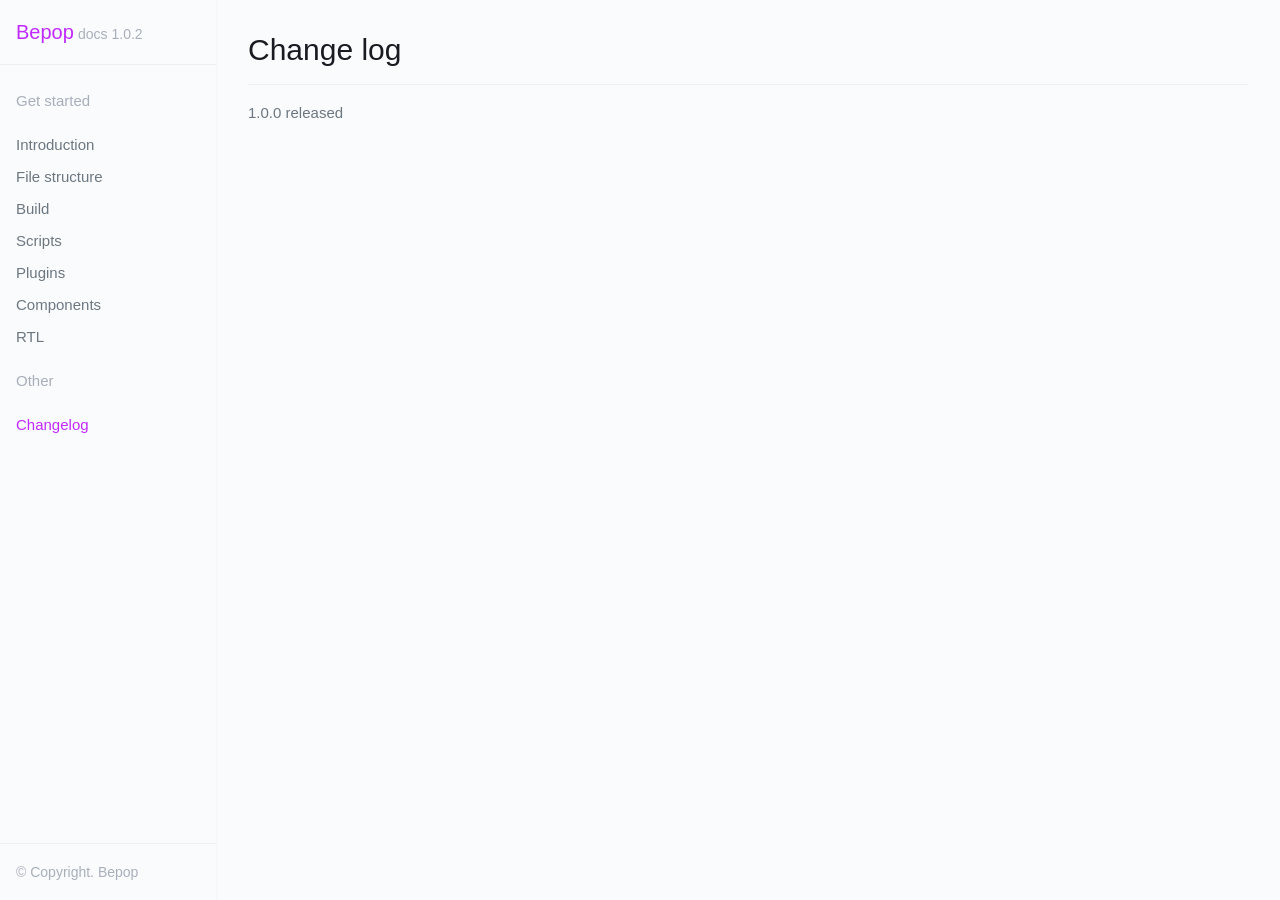
<file: Jwt_Music_Web/wwwroot/Bepop/docs/changelog.html>
<!DOCTYPE html>
<html lang="en-US" dir="ltr">
<head>
  <meta charset="utf-8" />
  <title>Changelog | Bepop - Music Web Application</title>
  <meta name="description" content="Responsive, Bootstrap, BS4" />
  <meta name="viewport" content="width=device-width, initial-scale=1, maximum-scale=1" />
  
  <!-- style -->
  <!-- build:css ../assets/css/site.min.css -->
  <link rel="stylesheet" href="../libs/slick-carousel/slick/slick.css" type="text/css" />
  <link rel="stylesheet" href="../libs/slick-carousel/slick/slick-theme.css" type="text/css" />
  <link rel="stylesheet" href="../assets/css/bootstrap.css" type="text/css" />
  <link rel="stylesheet" href="../assets/css/theme.css" type="text/css" />
  <link rel="stylesheet" href="../assets/css/style.css" type="text/css" />
  <!-- endbuild -->
</head>


<body>
<div id="main" class="layout-row flex">
	<!-- ############ Aside START-->
	<div id="aside" class="page-sidenav box-shadow">
	    <div class="sidenav d-flex h-100">
	      <div class="p-3 b-b">
	        <a href="#" class="text-md m-0">Bepop</a> <small class="text-muted">docs 1.0.2 </small>
	      </div>
	      <nav class="nav-active-text-primary mt-2 flex">
	        <ul class="nav" data-nav>
	          <li class="p-3 text-muted">Get started</li>
	          <li>
	            <a href="index.html">
	              <span class="nav-text">Introduction</span>
	            </a>
	          </li>
	          <li>
	            <a href="file-structure.html">
	              <span class="nav-text">File structure</span>
	            </a>
	          </li>
	          <li>
	            <a href="build.html">
	              <span class="nav-text">Build</span>
	            </a>
	          </li>
	          <li>
	            <a href="scripts.html">
	              <span class="nav-text">Scripts</span>
	            </a>
	          </li>
	          <li>
	            <a href="plugin.html">
	              <span class="nav-text">Plugins</span>
	            </a>
	          </li>
	          <li>
	            <a href="component.html">
	              <span class="nav-text">Components</span>
	            </a>
	          </li>
	          <li>
	            <a href="rtl.html">
	              <span class="nav-text">RTL</span>
	            </a>
	          </li>
	          <li class="p-3 text-muted">Other</li>
	          <li>
	            <a href="changelog.html">
	              <span class="nav-text">Changelog</span>
	            </a>
	          </li>
	        </ul>
	      </nav>
	      <div class="p-3 text-muted b-t">
	        <small>&copy; Copyright. Bepop</small>
	      </div>
	    </div>
	  </div>
	<!-- ############ Aside END-->

	<!-- ############ Content START-->
	<div id="content" class="flex ">
<!-- ############ Main START-->
<div class="padding">
<h2>Change log</h2>
<p></p>

<hr>

<p>1.0.0 released</p>

</div>
<!-- ############ Main END-->
	</div>
	<!-- ############ Content END-->
</div>


  <!-- build:js ../assets/js/site.min.js -->
  <!-- jQuery -->
  <script src="../libs/jquery/dist/jquery.min.js"></script>
  <!-- Bootstrap -->
  <script src="../libs/popper.js/dist/umd/popper.min.js"></script>
  <script src="../libs/bootstrap/dist/js/bootstrap.min.js"></script>
  <!-- ajax page -->
  <script src="../libs/pjax/pjax.min.js"></script>
  <script src="../assets/js/ajax.js"></script>
  <!-- lazyload plugin -->
  <script src="../assets/js/lazyload.config.js"></script>
  <script src="../assets/js/lazyload.js"></script>
  <script src="../assets/js/plugin.js"></script>
  <!-- scrollreveal -->
  <script src="../libs/scrollreveal/dist/scrollreveal.min.js"></script>
  <script src="../libs/slick-carousel/slick/slick.min.js"></script>
  <!-- feather icons -->
  <script src="../libs/feather-icons/dist/feather.min.js"></script>
  <!-- theme -->
  <script src="../assets/js/theme.js"></script>
  <!-- endbuild -->
</body>
</html>
</file>
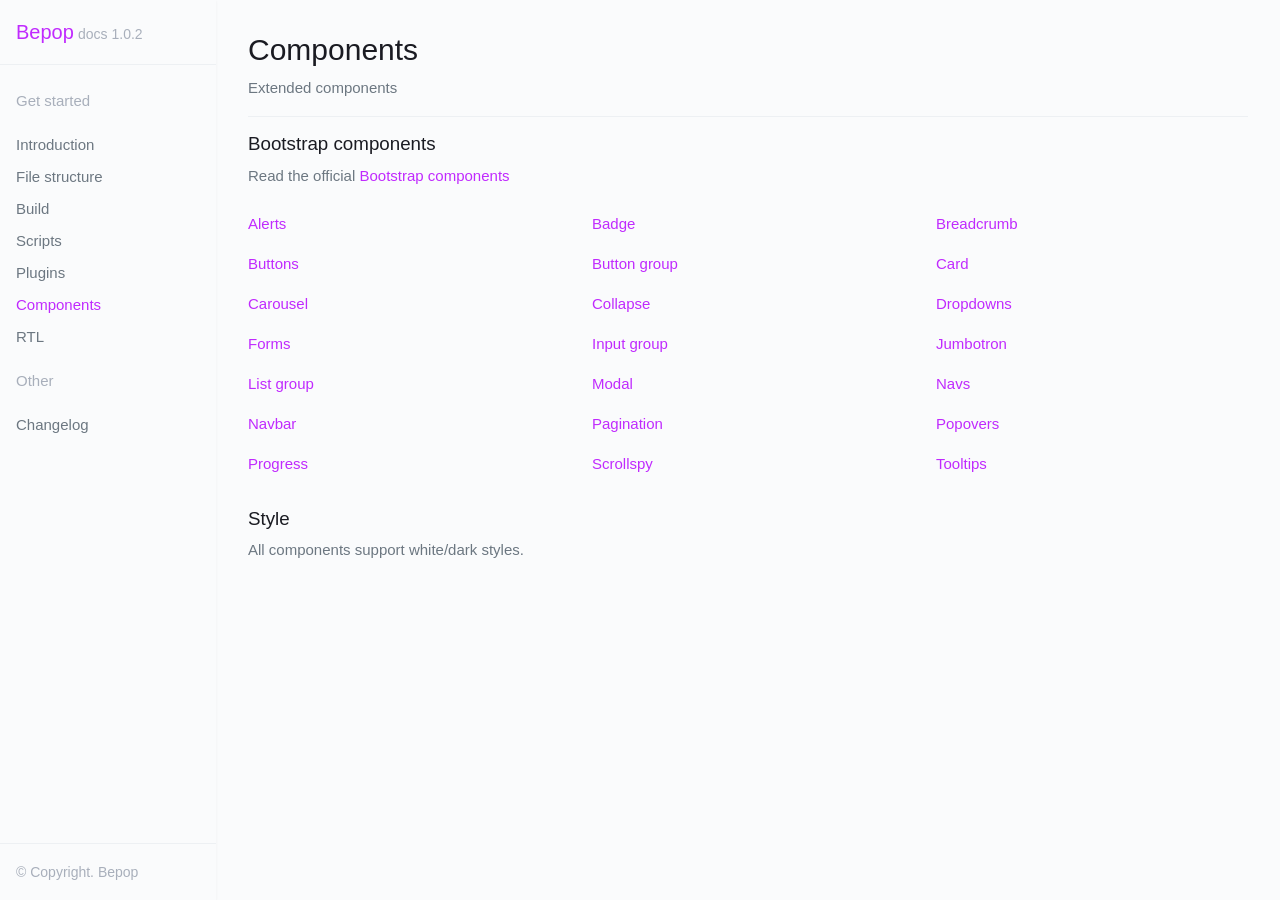
<file: Jwt_Music_Web/wwwroot/Bepop/docs/component.html>
<!DOCTYPE html>
<html lang="en-US" dir="ltr">
<head>
  <meta charset="utf-8" />
  <title>Component | Bepop - Music Web Application</title>
  <meta name="description" content="Responsive, Bootstrap, BS4" />
  <meta name="viewport" content="width=device-width, initial-scale=1, maximum-scale=1" />
  
  <!-- style -->
  <!-- build:css ../assets/css/site.min.css -->
  <link rel="stylesheet" href="../libs/slick-carousel/slick/slick.css" type="text/css" />
  <link rel="stylesheet" href="../libs/slick-carousel/slick/slick-theme.css" type="text/css" />
  <link rel="stylesheet" href="../assets/css/bootstrap.css" type="text/css" />
  <link rel="stylesheet" href="../assets/css/theme.css" type="text/css" />
  <link rel="stylesheet" href="../assets/css/style.css" type="text/css" />
  <!-- endbuild -->
</head>


<body>
<div id="main" class="layout-row flex">
	<!-- ############ Aside START-->
	<div id="aside" class="page-sidenav box-shadow">
	    <div class="sidenav d-flex h-100">
	      <div class="p-3 b-b">
	        <a href="#" class="text-md m-0">Bepop</a> <small class="text-muted">docs 1.0.2 </small>
	      </div>
	      <nav class="nav-active-text-primary mt-2 flex">
	        <ul class="nav" data-nav>
	          <li class="p-3 text-muted">Get started</li>
	          <li>
	            <a href="index.html">
	              <span class="nav-text">Introduction</span>
	            </a>
	          </li>
	          <li>
	            <a href="file-structure.html">
	              <span class="nav-text">File structure</span>
	            </a>
	          </li>
	          <li>
	            <a href="build.html">
	              <span class="nav-text">Build</span>
	            </a>
	          </li>
	          <li>
	            <a href="scripts.html">
	              <span class="nav-text">Scripts</span>
	            </a>
	          </li>
	          <li>
	            <a href="plugin.html">
	              <span class="nav-text">Plugins</span>
	            </a>
	          </li>
	          <li>
	            <a href="component.html">
	              <span class="nav-text">Components</span>
	            </a>
	          </li>
	          <li>
	            <a href="rtl.html">
	              <span class="nav-text">RTL</span>
	            </a>
	          </li>
	          <li class="p-3 text-muted">Other</li>
	          <li>
	            <a href="changelog.html">
	              <span class="nav-text">Changelog</span>
	            </a>
	          </li>
	        </ul>
	      </nav>
	      <div class="p-3 text-muted b-t">
	        <small>&copy; Copyright. Bepop</small>
	      </div>
	    </div>
	  </div>
	<!-- ############ Aside END-->

	<!-- ############ Content START-->
	<div id="content" class="flex ">
<!-- ############ Main START-->
<div class="padding">
<h2>Components</h2>
<p>Extended components</p>

<hr>

<h5>Bootstrap components</h5>
<p>Read the official <a href="http://getbootstrap.com/docs/4.1/components/alerts/" target="_blank">Bootstrap components</a></p>
<div class="row mb-4">
    <a class="col-6 col-sm-3 col-md-4 py-2" href="http://getbootstrap.com/docs/4.1/components/alerts/">
      Alerts
    </a>
    <a class="col-6 col-sm-3 col-md-4 py-2" href="http://getbootstrap.com/docs/4.1/components/badge/">
      Badge
    </a>
    <a class="col-6 col-sm-3 col-md-4 py-2" href="http://getbootstrap.com/docs/4.1/components/breadcrumb/">
      Breadcrumb
    </a>
    <a class="col-6 col-sm-3 col-md-4 py-2" href="http://getbootstrap.com/docs/4.1/components/buttons/">
      Buttons
    </a>
    <a class="col-6 col-sm-3 col-md-4 py-2" href="http://getbootstrap.com/docs/4.1/components/button-group/">
      Button group
    </a>
    <a class="col-6 col-sm-3 col-md-4 py-2" href="http://getbootstrap.com/docs/4.1/components/card/">
      Card
    </a>
    <a class="col-6 col-sm-3 col-md-4 py-2" href="http://getbootstrap.com/docs/4.1/components/carousel/">
      Carousel
    </a>
    <a class="col-6 col-sm-3 col-md-4 py-2" href="http://getbootstrap.com/docs/4.1/components/collapse/">
      Collapse
    </a>
    <a class="col-6 col-sm-3 col-md-4 py-2" href="http://getbootstrap.com/docs/4.1/components/dropdowns/">
      Dropdowns
    </a>
    <a class="col-6 col-sm-3 col-md-4 py-2" href="http://getbootstrap.com/docs/4.1/components/forms/">
      Forms
    </a>
    <a class="col-6 col-sm-3 col-md-4 py-2" href="http://getbootstrap.com/docs/4.1/components/input-group/">
      Input group
    </a>
    <a class="col-6 col-sm-3 col-md-4 py-2" href="http://getbootstrap.com/docs/4.1/components/jumbotron/">
      Jumbotron
    </a>
    <a class="col-6 col-sm-3 col-md-4 py-2" href="http://getbootstrap.com/docs/4.1/components/list-group/">
      List group
    </a>
    <a class="col-6 col-sm-3 col-md-4 py-2" href="http://getbootstrap.com/docs/4.1/components/modal/">
      Modal
    </a>
    <a class="col-6 col-sm-3 col-md-4 py-2" href="http://getbootstrap.com/docs/4.1/components/navs/">
      Navs
    </a>
    <a class="col-6 col-sm-3 col-md-4 py-2" href="http://getbootstrap.com/docs/4.1/components/navbar/">
      Navbar
    </a>
    <a class="col-6 col-sm-3 col-md-4 py-2" href="http://getbootstrap.com/docs/4.1/components/pagination/">
      Pagination
    </a>
    <a class="col-6 col-sm-3 col-md-4 py-2" href="http://getbootstrap.com/docs/4.1/components/popovers/">
      Popovers
    </a>
    <a class="col-6 col-sm-3 col-md-4 py-2" href="http://getbootstrap.com/docs/4.1/components/progress/">
      Progress
    </a>
    <a class="col-6 col-sm-3 col-md-4 py-2" href="http://getbootstrap.com/docs/4.1/components/scrollspy/">
      Scrollspy
    </a>
    <a class="col-6 col-sm-3 col-md-4 py-2" href="http://getbootstrap.com/docs/4.1/components/tooltips/">
      Tooltips
    </a>
 </div>
<h5>Style</h5>
<p>
  All components support white/dark styles.
</p>

</div>
<!-- ############ Main END-->
	</div>
	<!-- ############ Content END-->
</div>


  <!-- build:js ../assets/js/site.min.js -->
  <!-- jQuery -->
  <script src="../libs/jquery/dist/jquery.min.js"></script>
  <!-- Bootstrap -->
  <script src="../libs/popper.js/dist/umd/popper.min.js"></script>
  <script src="../libs/bootstrap/dist/js/bootstrap.min.js"></script>
  <!-- ajax page -->
  <script src="../libs/pjax/pjax.min.js"></script>
  <script src="../assets/js/ajax.js"></script>
  <!-- lazyload plugin -->
  <script src="../assets/js/lazyload.config.js"></script>
  <script src="../assets/js/lazyload.js"></script>
  <script src="../assets/js/plugin.js"></script>
  <!-- scrollreveal -->
  <script src="../libs/scrollreveal/dist/scrollreveal.min.js"></script>
  <script src="../libs/slick-carousel/slick/slick.min.js"></script>
  <!-- feather icons -->
  <script src="../libs/feather-icons/dist/feather.min.js"></script>
  <!-- theme -->
  <script src="../assets/js/theme.js"></script>
  <!-- endbuild -->
</body>
</html>
</file>
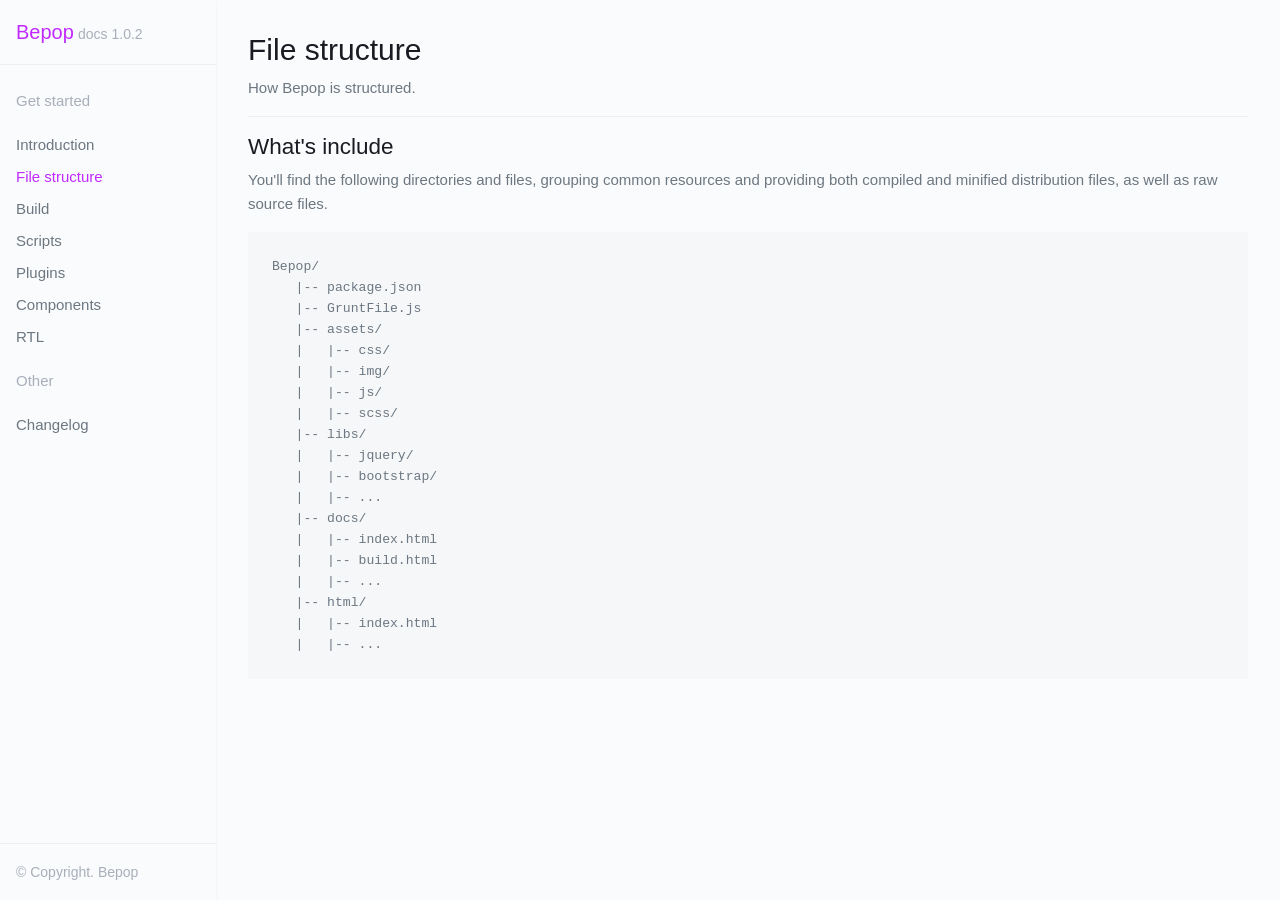
<file: Jwt_Music_Web/wwwroot/Bepop/docs/file-structure.html>
<!DOCTYPE html>
<html lang="en-US" dir="ltr">
<head>
  <meta charset="utf-8" />
  <title>File-structure | Bepop - Music Web Application</title>
  <meta name="description" content="Responsive, Bootstrap, BS4" />
  <meta name="viewport" content="width=device-width, initial-scale=1, maximum-scale=1" />
  
  <!-- style -->
  <!-- build:css ../assets/css/site.min.css -->
  <link rel="stylesheet" href="../libs/slick-carousel/slick/slick.css" type="text/css" />
  <link rel="stylesheet" href="../libs/slick-carousel/slick/slick-theme.css" type="text/css" />
  <link rel="stylesheet" href="../assets/css/bootstrap.css" type="text/css" />
  <link rel="stylesheet" href="../assets/css/theme.css" type="text/css" />
  <link rel="stylesheet" href="../assets/css/style.css" type="text/css" />
  <!-- endbuild -->
</head>


<body>
<div id="main" class="layout-row flex">
	<!-- ############ Aside START-->
	<div id="aside" class="page-sidenav box-shadow">
	    <div class="sidenav d-flex h-100">
	      <div class="p-3 b-b">
	        <a href="#" class="text-md m-0">Bepop</a> <small class="text-muted">docs 1.0.2 </small>
	      </div>
	      <nav class="nav-active-text-primary mt-2 flex">
	        <ul class="nav" data-nav>
	          <li class="p-3 text-muted">Get started</li>
	          <li>
	            <a href="index.html">
	              <span class="nav-text">Introduction</span>
	            </a>
	          </li>
	          <li>
	            <a href="file-structure.html">
	              <span class="nav-text">File structure</span>
	            </a>
	          </li>
	          <li>
	            <a href="build.html">
	              <span class="nav-text">Build</span>
	            </a>
	          </li>
	          <li>
	            <a href="scripts.html">
	              <span class="nav-text">Scripts</span>
	            </a>
	          </li>
	          <li>
	            <a href="plugin.html">
	              <span class="nav-text">Plugins</span>
	            </a>
	          </li>
	          <li>
	            <a href="component.html">
	              <span class="nav-text">Components</span>
	            </a>
	          </li>
	          <li>
	            <a href="rtl.html">
	              <span class="nav-text">RTL</span>
	            </a>
	          </li>
	          <li class="p-3 text-muted">Other</li>
	          <li>
	            <a href="changelog.html">
	              <span class="nav-text">Changelog</span>
	            </a>
	          </li>
	        </ul>
	      </nav>
	      <div class="p-3 text-muted b-t">
	        <small>&copy; Copyright. Bepop</small>
	      </div>
	    </div>
	  </div>
	<!-- ############ Aside END-->

	<!-- ############ Content START-->
	<div id="content" class="flex ">
<!-- ############ Main START-->
<div class="padding">
<h2>File structure</h2>
<p>How Bepop is structured.</p>

<hr>

<h4>What's include</h4>
        <p>You'll find the following directories and files, grouping common resources and providing both compiled and minified distribution files, as well as raw source files.</p>
        <pre class="p-4">
Bepop/
   |-- package.json
   |-- GruntFile.js
   |-- assets/
   |   |-- css/
   |   |-- img/
   |   |-- js/
   |   |-- scss/
   |-- libs/
   |   |-- jquery/
   |   |-- bootstrap/
   |   |-- ...
   |-- docs/
   |   |-- index.html
   |   |-- build.html
   |   |-- ...
   |-- html/
   |   |-- index.html
   |   |-- ...</pre>

</div>
<!-- ############ Main END-->
	</div>
	<!-- ############ Content END-->
</div>


  <!-- build:js ../assets/js/site.min.js -->
  <!-- jQuery -->
  <script src="../libs/jquery/dist/jquery.min.js"></script>
  <!-- Bootstrap -->
  <script src="../libs/popper.js/dist/umd/popper.min.js"></script>
  <script src="../libs/bootstrap/dist/js/bootstrap.min.js"></script>
  <!-- ajax page -->
  <script src="../libs/pjax/pjax.min.js"></script>
  <script src="../assets/js/ajax.js"></script>
  <!-- lazyload plugin -->
  <script src="../assets/js/lazyload.config.js"></script>
  <script src="../assets/js/lazyload.js"></script>
  <script src="../assets/js/plugin.js"></script>
  <!-- scrollreveal -->
  <script src="../libs/scrollreveal/dist/scrollreveal.min.js"></script>
  <script src="../libs/slick-carousel/slick/slick.min.js"></script>
  <!-- feather icons -->
  <script src="../libs/feather-icons/dist/feather.min.js"></script>
  <!-- theme -->
  <script src="../assets/js/theme.js"></script>
  <!-- endbuild -->
</body>
</html>
</file>
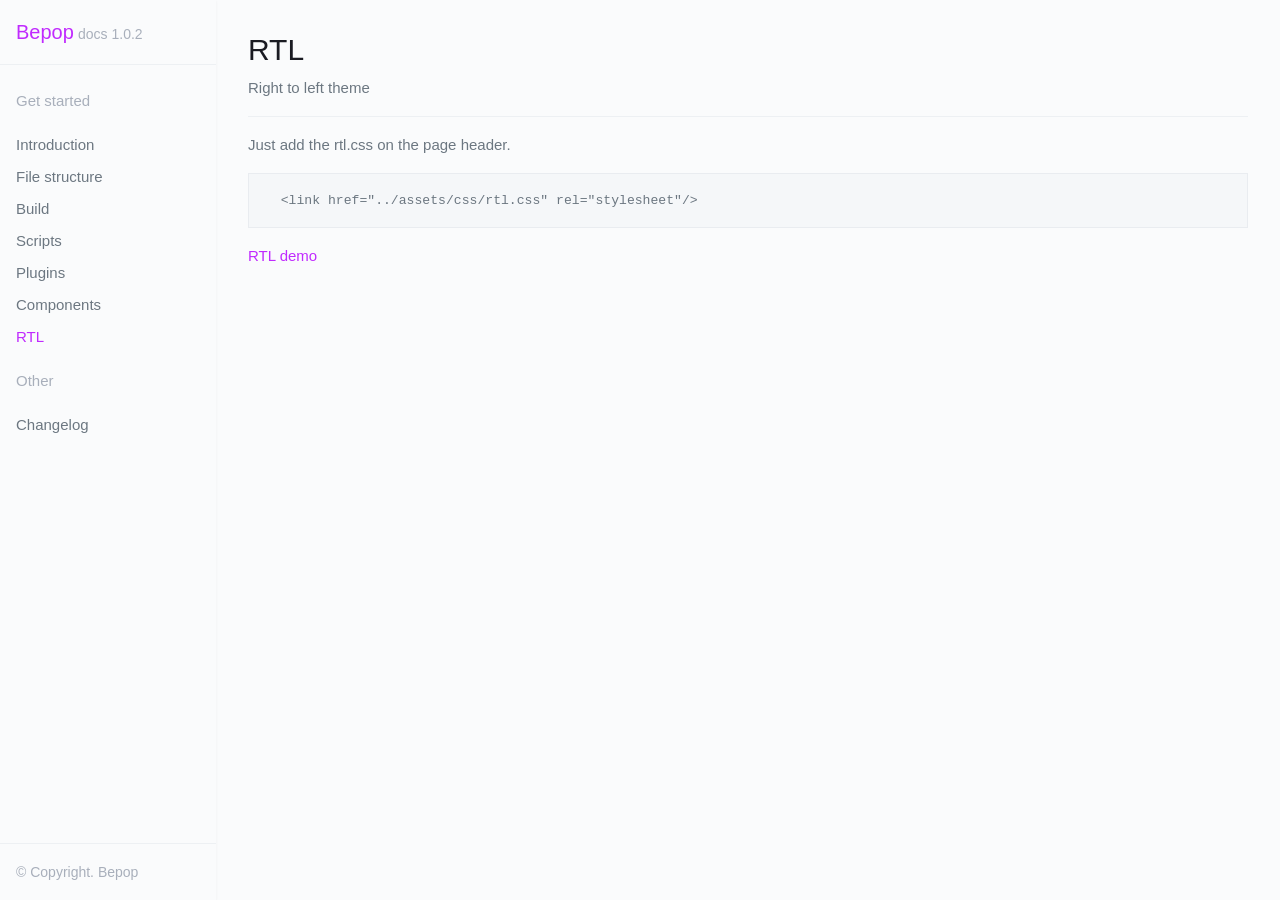
<file: Jwt_Music_Web/wwwroot/Bepop/docs/rtl.html>
<!DOCTYPE html>
<html lang="en-US" dir="ltr">
<head>
  <meta charset="utf-8" />
  <title>Rtl | Bepop - Music Web Application</title>
  <meta name="description" content="Responsive, Bootstrap, BS4" />
  <meta name="viewport" content="width=device-width, initial-scale=1, maximum-scale=1" />
  
  <!-- style -->
  <!-- build:css ../assets/css/site.min.css -->
  <link rel="stylesheet" href="../libs/slick-carousel/slick/slick.css" type="text/css" />
  <link rel="stylesheet" href="../libs/slick-carousel/slick/slick-theme.css" type="text/css" />
  <link rel="stylesheet" href="../assets/css/bootstrap.css" type="text/css" />
  <link rel="stylesheet" href="../assets/css/theme.css" type="text/css" />
  <link rel="stylesheet" href="../assets/css/style.css" type="text/css" />
  <!-- endbuild -->
</head>


<body>
<div id="main" class="layout-row flex">
	<!-- ############ Aside START-->
	<div id="aside" class="page-sidenav box-shadow">
	    <div class="sidenav d-flex h-100">
	      <div class="p-3 b-b">
	        <a href="#" class="text-md m-0">Bepop</a> <small class="text-muted">docs 1.0.2 </small>
	      </div>
	      <nav class="nav-active-text-primary mt-2 flex">
	        <ul class="nav" data-nav>
	          <li class="p-3 text-muted">Get started</li>
	          <li>
	            <a href="index.html">
	              <span class="nav-text">Introduction</span>
	            </a>
	          </li>
	          <li>
	            <a href="file-structure.html">
	              <span class="nav-text">File structure</span>
	            </a>
	          </li>
	          <li>
	            <a href="build.html">
	              <span class="nav-text">Build</span>
	            </a>
	          </li>
	          <li>
	            <a href="scripts.html">
	              <span class="nav-text">Scripts</span>
	            </a>
	          </li>
	          <li>
	            <a href="plugin.html">
	              <span class="nav-text">Plugins</span>
	            </a>
	          </li>
	          <li>
	            <a href="component.html">
	              <span class="nav-text">Components</span>
	            </a>
	          </li>
	          <li>
	            <a href="rtl.html">
	              <span class="nav-text">RTL</span>
	            </a>
	          </li>
	          <li class="p-3 text-muted">Other</li>
	          <li>
	            <a href="changelog.html">
	              <span class="nav-text">Changelog</span>
	            </a>
	          </li>
	        </ul>
	      </nav>
	      <div class="p-3 text-muted b-t">
	        <small>&copy; Copyright. Bepop</small>
	      </div>
	    </div>
	  </div>
	<!-- ############ Aside END-->

	<!-- ############ Content START-->
	<div id="content" class="flex ">
<!-- ############ Main START-->
<div class="padding">
<h2>RTL</h2>
<p>Right to left theme</p>

<hr>

<p>Just add the rtl.css on the page header.</p>

<pre class="p-3 b-a">
  &lt;link href="../assets/css/rtl.css" rel="stylesheet"/>
</pre>

<p><a href="../html/rtl.html">RTL demo</a></p>

</div>
<!-- ############ Main END-->
	</div>
	<!-- ############ Content END-->
</div>


  <!-- build:js ../assets/js/site.min.js -->
  <!-- jQuery -->
  <script src="../libs/jquery/dist/jquery.min.js"></script>
  <!-- Bootstrap -->
  <script src="../libs/popper.js/dist/umd/popper.min.js"></script>
  <script src="../libs/bootstrap/dist/js/bootstrap.min.js"></script>
  <!-- ajax page -->
  <script src="../libs/pjax/pjax.min.js"></script>
  <script src="../assets/js/ajax.js"></script>
  <!-- lazyload plugin -->
  <script src="../assets/js/lazyload.config.js"></script>
  <script src="../assets/js/lazyload.js"></script>
  <script src="../assets/js/plugin.js"></script>
  <!-- scrollreveal -->
  <script src="../libs/scrollreveal/dist/scrollreveal.min.js"></script>
  <script src="../libs/slick-carousel/slick/slick.min.js"></script>
  <!-- feather icons -->
  <script src="../libs/feather-icons/dist/feather.min.js"></script>
  <!-- theme -->
  <script src="../assets/js/theme.js"></script>
  <!-- endbuild -->
</body>
</html>
</file>
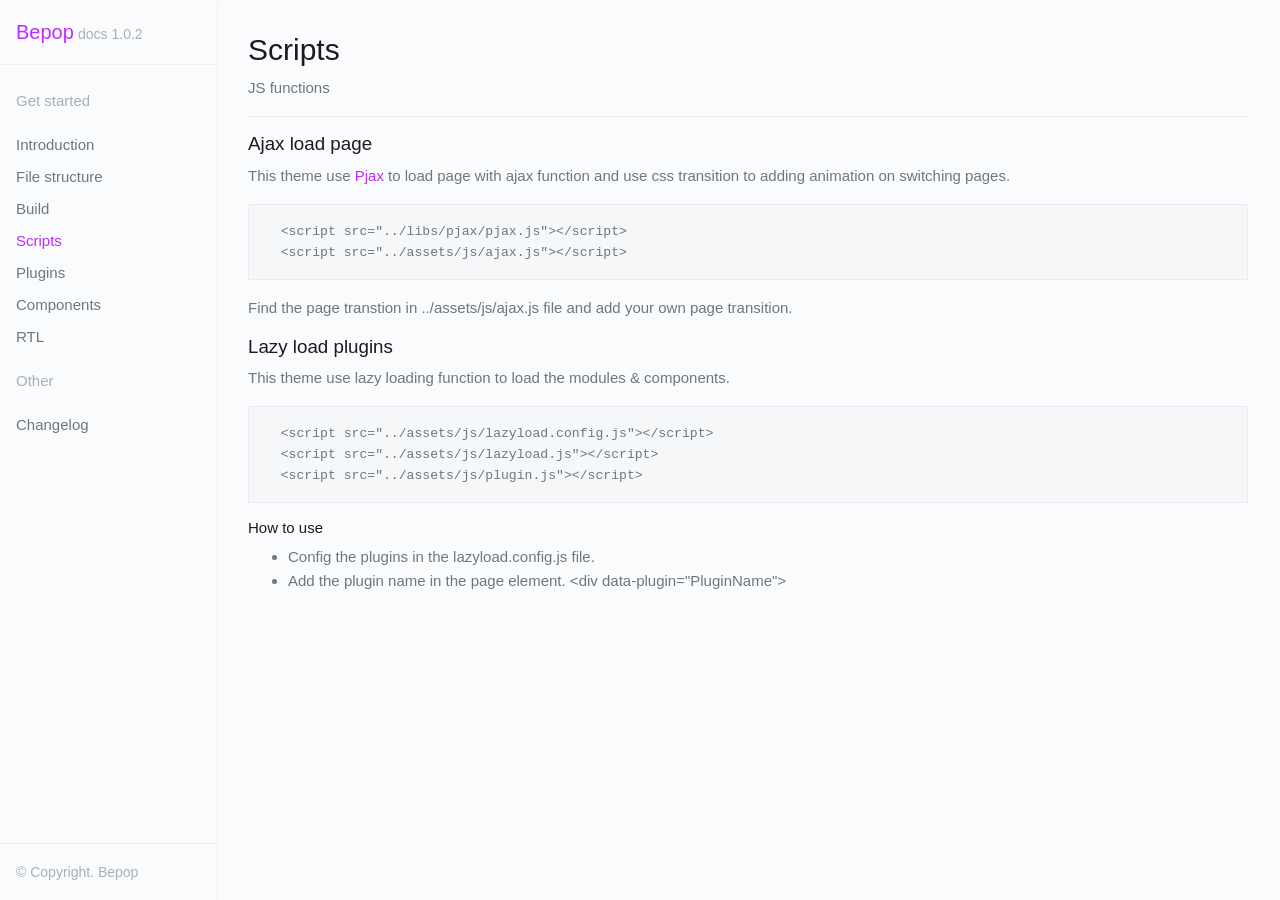
<file: Jwt_Music_Web/wwwroot/Bepop/docs/scripts.html>
<!DOCTYPE html>
<html lang="en-US" dir="ltr">
<head>
  <meta charset="utf-8" />
  <title>Scripts | Bepop - Music Web Application</title>
  <meta name="description" content="Responsive, Bootstrap, BS4" />
  <meta name="viewport" content="width=device-width, initial-scale=1, maximum-scale=1" />
  
  <!-- style -->
  <!-- build:css ../assets/css/site.min.css -->
  <link rel="stylesheet" href="../libs/slick-carousel/slick/slick.css" type="text/css" />
  <link rel="stylesheet" href="../libs/slick-carousel/slick/slick-theme.css" type="text/css" />
  <link rel="stylesheet" href="../assets/css/bootstrap.css" type="text/css" />
  <link rel="stylesheet" href="../assets/css/theme.css" type="text/css" />
  <link rel="stylesheet" href="../assets/css/style.css" type="text/css" />
  <!-- endbuild -->
</head>


<body>
<div id="main" class="layout-row flex">
	<!-- ############ Aside START-->
	<div id="aside" class="page-sidenav box-shadow">
	    <div class="sidenav d-flex h-100">
	      <div class="p-3 b-b">
	        <a href="#" class="text-md m-0">Bepop</a> <small class="text-muted">docs 1.0.2 </small>
	      </div>
	      <nav class="nav-active-text-primary mt-2 flex">
	        <ul class="nav" data-nav>
	          <li class="p-3 text-muted">Get started</li>
	          <li>
	            <a href="index.html">
	              <span class="nav-text">Introduction</span>
	            </a>
	          </li>
	          <li>
	            <a href="file-structure.html">
	              <span class="nav-text">File structure</span>
	            </a>
	          </li>
	          <li>
	            <a href="build.html">
	              <span class="nav-text">Build</span>
	            </a>
	          </li>
	          <li>
	            <a href="scripts.html">
	              <span class="nav-text">Scripts</span>
	            </a>
	          </li>
	          <li>
	            <a href="plugin.html">
	              <span class="nav-text">Plugins</span>
	            </a>
	          </li>
	          <li>
	            <a href="component.html">
	              <span class="nav-text">Components</span>
	            </a>
	          </li>
	          <li>
	            <a href="rtl.html">
	              <span class="nav-text">RTL</span>
	            </a>
	          </li>
	          <li class="p-3 text-muted">Other</li>
	          <li>
	            <a href="changelog.html">
	              <span class="nav-text">Changelog</span>
	            </a>
	          </li>
	        </ul>
	      </nav>
	      <div class="p-3 text-muted b-t">
	        <small>&copy; Copyright. Bepop</small>
	      </div>
	    </div>
	  </div>
	<!-- ############ Aside END-->

	<!-- ############ Content START-->
	<div id="content" class="flex ">
<!-- ############ Main START-->
<div class="padding">
<h2>Scripts</h2>
<p>JS functions</p>

<hr>

<h5>Ajax load page</h5>
<p>This theme use <a href="https://github.com/MoOx/pjax" target="_blank">Pjax</a> to load page with ajax function and use css transition to adding animation on switching pages.</p>

<pre class="p-3 b-a">
  &lt;script src="../libs/pjax/pjax.js">&lt;/script>
  &lt;script src="../assets/js/ajax.js">&lt;/script>
</pre>

<p>Find the page transtion in ../assets/js/ajax.js file and add your own page transition.</p>

<h5>Lazy load plugins</h5>

<p>This theme use lazy loading function to load the modules &amp; components.</p>

<pre class="p-3 b-a">
  &lt;script src="../assets/js/lazyload.config.js">&lt;/script>
  &lt;script src="../assets/js/lazyload.js">&lt;/script>
  &lt;script src="../assets/js/plugin.js">&lt;/script>
</pre>

<h6>How to use</h6>
<ul>
	<li>Config the plugins in the lazyload.config.js file.</li>
	<li>Add the plugin name in the page element. &lt;div data-plugin="PluginName"></li>
</ul>

</div>
<!-- ############ Main END-->
	</div>
	<!-- ############ Content END-->
</div>


  <!-- build:js ../assets/js/site.min.js -->
  <!-- jQuery -->
  <script src="../libs/jquery/dist/jquery.min.js"></script>
  <!-- Bootstrap -->
  <script src="../libs/popper.js/dist/umd/popper.min.js"></script>
  <script src="../libs/bootstrap/dist/js/bootstrap.min.js"></script>
  <!-- ajax page -->
  <script src="../libs/pjax/pjax.min.js"></script>
  <script src="../assets/js/ajax.js"></script>
  <!-- lazyload plugin -->
  <script src="../assets/js/lazyload.config.js"></script>
  <script src="../assets/js/lazyload.js"></script>
  <script src="../assets/js/plugin.js"></script>
  <!-- scrollreveal -->
  <script src="../libs/scrollreveal/dist/scrollreveal.min.js"></script>
  <script src="../libs/slick-carousel/slick/slick.min.js"></script>
  <!-- feather icons -->
  <script src="../libs/feather-icons/dist/feather.min.js"></script>
  <!-- theme -->
  <script src="../assets/js/theme.js"></script>
  <!-- endbuild -->
</body>
</html>
</file>
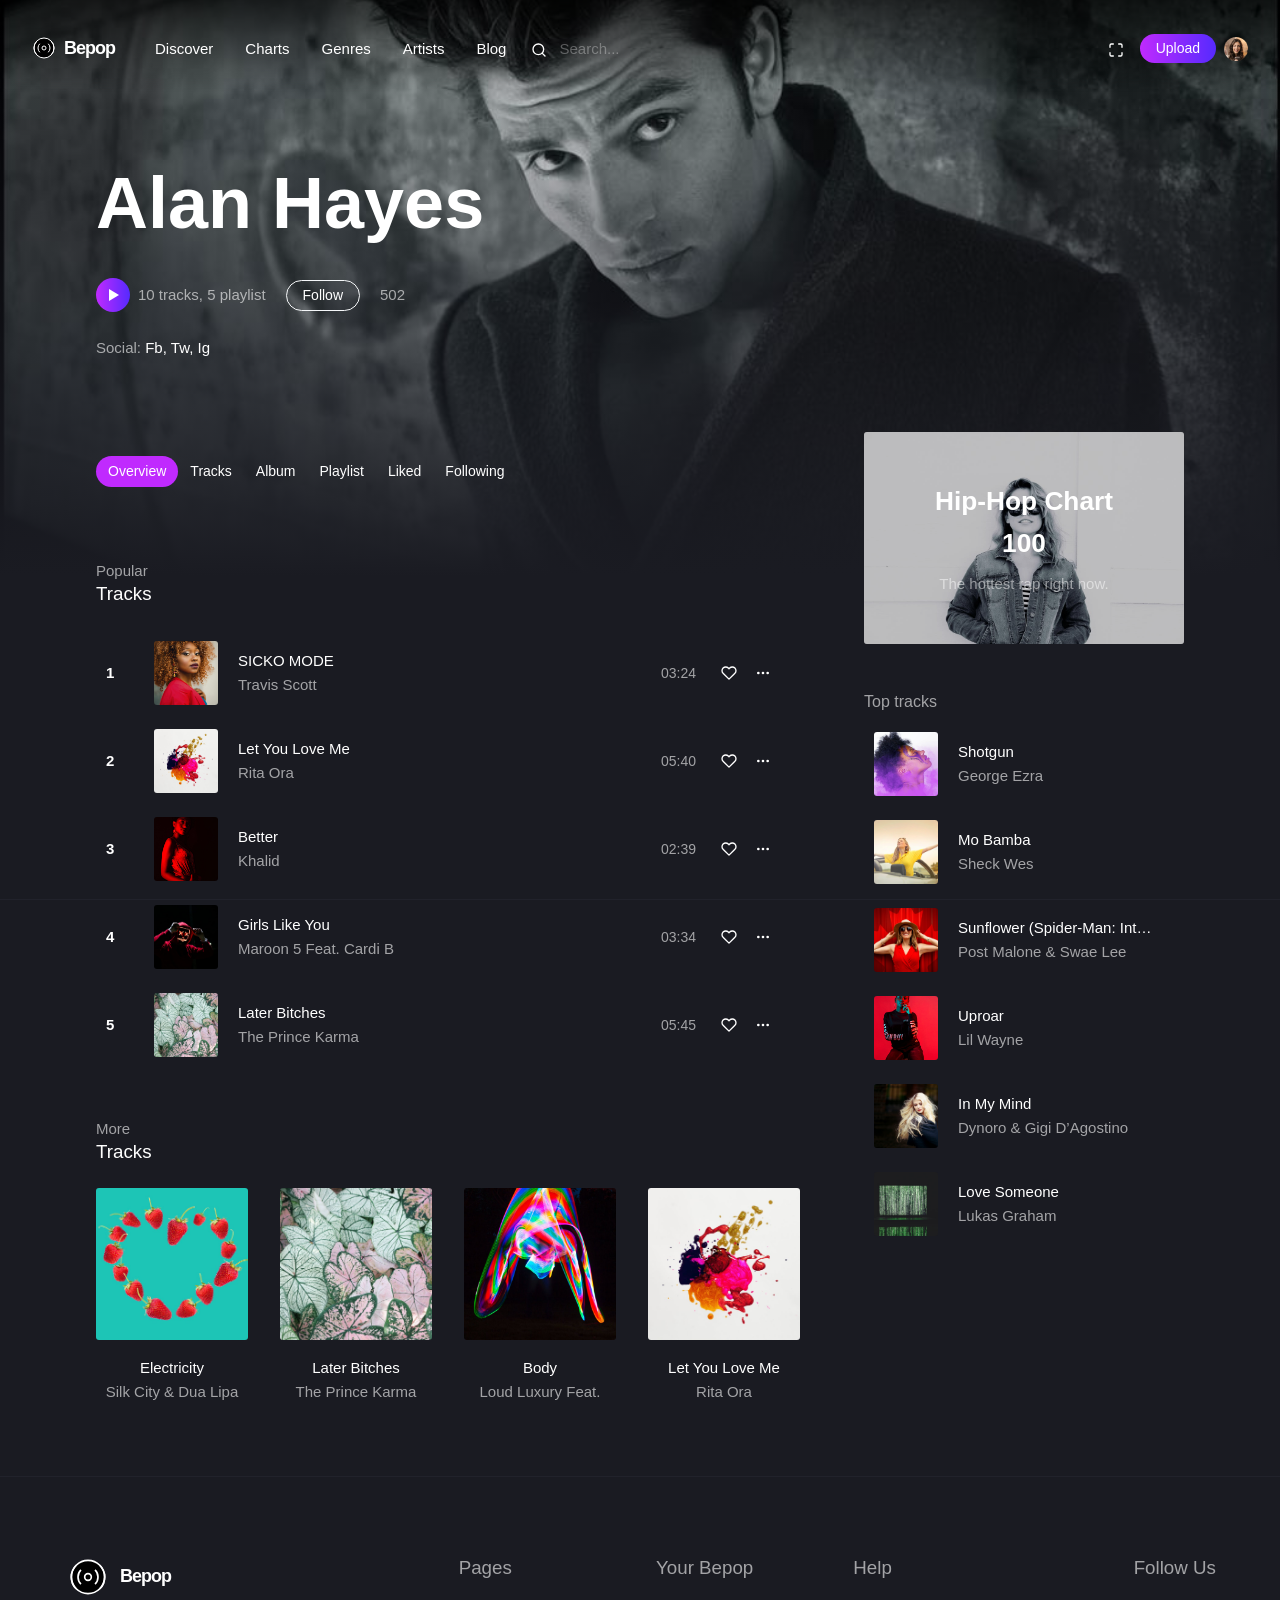
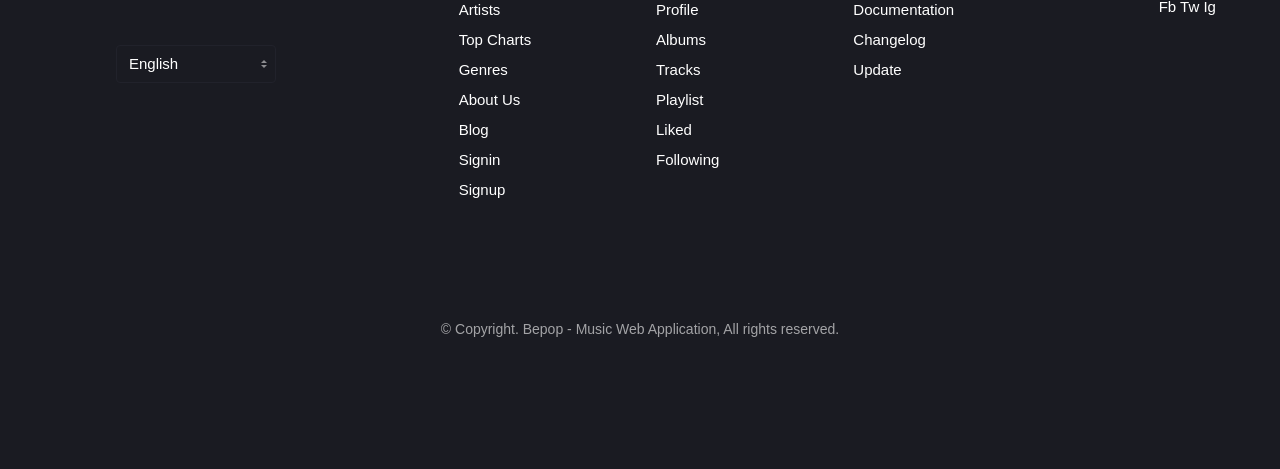
<file: Jwt_Music_Web/wwwroot/Bepop/html/artist.detail.html>
<!DOCTYPE html>
<html lang="en-US" dir="ltr">
    <head>
        <meta charset="utf-8" />
        <title>Detail | Bepop - Music Web Application</title>
        <meta name="description" content="Responsive, Bootstrap, BS4" />
        <meta name="viewport" content="width=device-width, initial-scale=1, maximum-scale=1" />
        <!-- style -->
        <!-- build:css ../assets/css/site.min.css -->
        <link rel="stylesheet" href="../libs/slick-carousel/slick/slick.css" type="text/css" />
        <link rel="stylesheet" href="../libs/slick-carousel/slick/slick-theme.css" type="text/css" />
        <link rel="stylesheet" href="../assets/css/bootstrap.css" type="text/css" />
        <link rel="stylesheet" href="../assets/css/theme.css" type="text/css" />
        <link rel="stylesheet" href="../assets/css/style.css" type="text/css" />
        <!-- endbuild -->
    </head>
    <body class="layout-column bg-dark">
        <header id="header" class="page-header scroll-header fixed">
            <div class="navbar navbar-expand-lg">
                <!-- brand -->
                <a href="index.html" class="navbar-brand text-white ">
                    <svg width="24" height="24" viewBox="0 0 24 24" xmlns="http://www.w3.org/2000/svg" fill="none">
                        <circle cx="12" cy="12" r="10" stroke="currentColor" stroke-width="1" fill="#000"></circle>
                        <circle cx="12" cy="12" r="2" stroke="currentColor" stroke-width="1"></circle>
                        <g class="loading-spin" stroke="currentColor" stroke-width="1" style="transform-origin: 12px 12px">
                            <path d="M16.24 7.76a6 6 0 0 1 0 8.49m-8.48-.01a6 6 0 0 1 0-8.49m11.31-2.82a10 10 0 0 1 0 14.14m-14.14 0a10 10 0 0 1 0-14.14"></path>
                        </g>
                    </svg>
                    <!-- <img src="../assets/img/logo.png" alt="..."> -->
                    <span class="hidden-folded d-inline l-s-n-1x ">Bepop</span>
                </a>
                <!-- / brand -->
                <!-- Navbar collapse -->
                <div class="collapse navbar-collapse order-2 order-lg-1" id="navbarCollapse">
                    <ul class="navbar-nav" data-nav>
                        <li class="nav-item">
                            <a href="../html/discover.html" class="nav-link">
                                <span class="nav-text">Discover</span>
                            </a>
                        </li>
                        <li class="nav-item">
                            <a href="../html/charts.html" class="nav-link">
                                <span class="nav-text">Charts</span>
                            </a>
                        </li>
                        <li class="nav-item">
                            <a href="../html/genres.html" class="nav-link">
                                <span class="nav-text">Genres</span>
                            </a>
                        </li>
                        <li class="nav-item">
                            <a href="../html/artists.html" class="nav-link">
                                <span class="nav-text">Artists</span>
                            </a>
                        </li>
                        <li class="nav-item">
                            <a href="../html/blog.html" class="nav-link">
                                <span class="nav-text">Blog</span>
                            </a>
                        </li>
                    </ul>
                    <form class="input-group m-2 my-lg-0 ">
                        <span class="input-group-prepend">
          <button type="button" class="btn no-shadow no-bg px-0"><i data-feather="search"></i></button>
        </span>
                        <input type="text" class="form-control no-border no-shadow no-bg typeahead" placeholder="Search..." data-plugin="typeahead">
                    </form>
                </div>
                <ul class="nav navbar-menu order-1 order-lg-2">
                    <li class="nav-item d-none d-sm-block">
                        <a class="nav-link px-2" data-toggle="fullscreen" data-plugin="fullscreen">
                            <i data-feather="maximize"></i>
                        </a>
                    </li>
                    <li class="nav-item dropdown">
                        <a class="nav-link px-2">
                            <i data-feather="upload" class="d-lg-none"></i><span class="btn btn-rounded btn-sm gd-primary text-white d-none d-lg-block">Upload</span>
                        </a>
                    </li>
                    <!-- User dropdown menu -->
                    <li class="nav-item dropdown">
                        <a href="#" data-toggle="dropdown" class="nav-link d-flex align-items-center py-0 px-lg-0 px-2 text-color">
                            <span class="avatar w-24"><img src="../assets/img/a3.jpg" alt="..."></span>
                        </a>
                        <div class="dropdown-menu dropdown-menu-right mt-3 animate fadeIn">
                            <a class="dropdown-item" href="../html/artist.detail.html">
                                <span>Profile</span>
                            </a>
                            <a class="dropdown-item" href="../html/artist.detail.html#tracks">
                                <span>Tracks</span>
                            </a>
                            <a class="dropdown-item" href="../html/artist.detail.html#albums">
                                <span>Albums</span>
                            </a>
                            <a class="dropdown-item" href="../html/artist.detail.html#liked">
                                <span>Likes</span>
                            </a>
                            <div class="dropdown-divider"></div>
                            <a class="dropdown-item" href="../html/signin.html">Sign out</a>
                        </div>
                    </li>
                    <!-- Navarbar toggle btn -->
                    <li class="nav-item d-lg-none">
                        <a href="#" class="nav-link px-2" data-toggle="collapse" data-toggle-class data-target="#navbarCollapse">
                            <i data-feather="menu"></i>
                        </a>
                    </li>
                </ul>
            </div>
        </header>
        <div id="main" class="layout-row flex">
            <!-- ############ Content START-->
            <div id="content" class="flex ">
                <!-- ############ Main START-->
                <div>
                    <div class="page-content page-container" id="page-content">
                        <div class="padding sr">
                            <div class="page-hero" data-id="2" data-source="https://audio-ssl.itunes.apple.com/apple-assets-us-std-000001/AudioPreview128/v4/07/2c/59/072c59fe-549d-bd0e-f93d-3e4a1f673af5/mzaf_4035597378145374075.plus.aac.p.m4a">
                                <div class="media bg-media">
                                    <div class="media-content" style="background-image:url(../assets/img/b10.jpg)"></div>
                                </div>
                                <div class="pos-rlt">
                                    <h1 class="display-3 font-weight-bold text-white">Alan Hayes</h1>
                                    <span class="hide title">Shallow</span>
                                    <span class="hide subtitle">Lady Gaga & Bradley Cooper</span>
                                    <div class="py-4 toolbar align-items-center">
                                        <button class="btn btn-icon btn-play btn-rounded gd-primary" data-toggle-class=""></button>
                                        <span class="text-muted">10 tracks, 5 playlist</span>
                                        <button class="btn btn-sm btn-outline-light btn-rounded mx-3" data-toggle-class>
                                            <span class="d-inline">Follow</span>
                                            <span class="d-none">Following</span>
                                        </button>
                                        <span class="text-muted">502</span>
                                    </div>
                                    <div class="mb-2">
                                        <span class="text-muted">Social: </span>
                                        <a href="#" class="text-highlight">Fb</a>,
                                        <a href="#" class="text-highlight">Tw</a>,
                                        <a href="#" class="text-highlight">Ig</a>
                                    </div>
                                </div>
                            </div>
                            <div class="d-md-flex pos-rlt">
                                <div class="flex">
                                    <div class="d-flex">
                                        <ul class="nav nav-sm text-sm nav-pills nav-rounded py-4">
                                            <li class="nav-item">
                                                <a class="nav-link active" href="#overview" data-toggle="tab">Overview</a>
                                            </li>
                                            <li class="nav-item">
                                                <a class="nav-link" href="#tracks" data-toggle="tab">Tracks</a>
                                            </li>
                                            <li class="nav-item">
                                                <a class="nav-link" href="#albums" data-toggle="tab">Album</a>
                                            </li>
                                            <li class="nav-item">
                                                <a class="nav-link" href="#playlist" data-toggle="tab">Playlist</a>
                                            </li>
                                            <li class="nav-item">
                                                <a class="nav-link" href="#liked" data-toggle="tab">Liked</a>
                                            </li>
                                            <li class="nav-item">
                                                <a class="nav-link" href="#following" data-toggle="tab">Following</a>
                                            </li>
                                        </ul>
                                    </div>
                                    <div class="tab-content">
                                        <div class="tab-pane fade show active" id="overview">
                                            <div class="heading pt-5 pb-3 d-flex ">
                                                <div>
                                                    <div class="text-muted sr-item">Popular</div>
                                                    <h5 class="text-highlight sr-item">Tracks</h5>
                                                </div>
                                                <span class="flex"></span>
                                            </div>
                                            <div class="row list-row list-index">
                                                <div class="col-12" data-id="434202110" data-category="Hip-Hop" data-tag="USA" data-source="https://audio-ssl.itunes.apple.com/apple-assets-us-std-000001/AudioPreview128/v4/95/83/ee/9583ee9b-68bb-7e91-c032-1f8805157854/mzaf_896336562892407790.plus.aac.p.m4a">
                                                    <div class="list-item r">
                                                        <div class="media ">
                                                            <a href="item.detail.html#434202110" class="ajax media-content " style="background-image:url(../assets/img/c13.jpg)">
                                                            </a>
                                                            <div class="media-action media-action-overlay">
                                                                <button class="btn btn-icon no-bg no-shadow hide-row" data-toggle-class>
                                                                    <i data-feather="heart" class="active-fill"></i>
                                                                </button>
                                                                <button class="btn btn-raised btn-icon btn-rounded bg--white btn-play"></button>
                                                                <button class="btn btn-icon no-bg no-shadow hide-row btn-more" data-toggle="dropdown">
                                                                    <i data-feather="more-horizontal"></i>
                                                                </button>
                                                                <div class="dropdown-menu dropdown-menu-right"></div>
                                                            </div>
                                                        </div>
                                                        <div class="list-content text-center">
                                                            <div class="list-body ">
                                                                <a href="item.detail.html#434202110" class="list-title title ajax h-1x">
                                                                    SICKO MODE
                                                                </a>
                                                                <a href="artist.detail.html#434202110" class="list-subtitle d-block text-muted h-1x subtitle ajax ">
                                                                    Travis Scott
                                                                </a>
                                                            </div>
                                                        </div>
                                                        <div class="list-action  show-row">
                                                            <div class="d-flex align-items-center">
                                                                <div class="px-3 text-sm text-muted d-none d-md-block">03:24</div>
                                                                <button class="btn btn-icon no-bg no-shadow" data-toggle-class>
                                                                    <i data-feather="heart" class="active-primary"></i>
                                                                </button>
                                                                <button class="btn btn-icon no-bg no-shadow btn-more" data-toggle="dropdown">
                                                                    <i data-feather="more-horizontal"></i>
                                                                </button>
                                                                <div class="dropdown-menu dropdown-menu-right"></div>
                                                            </div>
                                                        </div>
                                                    </div>
                                                </div>
                                                <div class="col-12" data-id="440180182" data-category="Pop" data-tag="Kosovo" data-source="https://audio-ssl.itunes.apple.com/apple-assets-us-std-000001/AudioPreview128/v4/d0/94/1a/d0941aed-432a-7b25-44fb-6e16c58cbc86/mzaf_2496381949757242114.plus.aac.p.m4a">
                                                    <div class="list-item r">
                                                        <div class="media ">
                                                            <a href="item.detail.html#440180182" class="ajax media-content " style="background-image:url(../assets/img/c18.jpg)">
                                                            </a>
                                                            <div class="media-action media-action-overlay">
                                                                <button class="btn btn-icon no-bg no-shadow hide-row" data-toggle-class>
                                                                    <i data-feather="heart" class="active-fill"></i>
                                                                </button>
                                                                <button class="btn btn-raised btn-icon btn-rounded bg--white btn-play"></button>
                                                                <button class="btn btn-icon no-bg no-shadow hide-row btn-more" data-toggle="dropdown">
                                                                    <i data-feather="more-horizontal"></i>
                                                                </button>
                                                                <div class="dropdown-menu dropdown-menu-right"></div>
                                                            </div>
                                                        </div>
                                                        <div class="list-content text-center">
                                                            <div class="list-body ">
                                                                <a href="item.detail.html#440180182" class="list-title title ajax h-1x">
                                                                    Let You Love Me
                                                                </a>
                                                                <a href="artist.detail.html#440180182" class="list-subtitle d-block text-muted h-1x subtitle ajax ">
                                                                    Rita Ora
                                                                </a>
                                                            </div>
                                                        </div>
                                                        <div class="list-action  show-row">
                                                            <div class="d-flex align-items-center">
                                                                <div class="px-3 text-sm text-muted d-none d-md-block">05:40</div>
                                                                <button class="btn btn-icon no-bg no-shadow" data-toggle-class>
                                                                    <i data-feather="heart" class="active-primary"></i>
                                                                </button>
                                                                <button class="btn btn-icon no-bg no-shadow btn-more" data-toggle="dropdown">
                                                                    <i data-feather="more-horizontal"></i>
                                                                </button>
                                                                <div class="dropdown-menu dropdown-menu-right"></div>
                                                            </div>
                                                        </div>
                                                    </div>
                                                </div>
                                                <div class="col-12" data-id="439309038" data-category="R&amp;B" data-tag="USA" data-source="https://audio-ssl.itunes.apple.com/apple-assets-us-std-000001/AudioPreview128/v4/26/d1/f1/26d1f10f-723e-66c9-4355-9575f40bc85b/mzaf_5907372873406991062.plus.aac.p.m4a">
                                                    <div class="list-item r">
                                                        <div class="media ">
                                                            <a href="item.detail.html#439309038" class="ajax media-content " style="background-image:url(../assets/img/c34.jpg)">
                                                            </a>
                                                            <div class="media-action media-action-overlay">
                                                                <button class="btn btn-icon no-bg no-shadow hide-row" data-toggle-class>
                                                                    <i data-feather="heart" class="active-fill"></i>
                                                                </button>
                                                                <button class="btn btn-raised btn-icon btn-rounded bg--white btn-play"></button>
                                                                <button class="btn btn-icon no-bg no-shadow hide-row btn-more" data-toggle="dropdown">
                                                                    <i data-feather="more-horizontal"></i>
                                                                </button>
                                                                <div class="dropdown-menu dropdown-menu-right"></div>
                                                            </div>
                                                        </div>
                                                        <div class="list-content text-center">
                                                            <div class="list-body ">
                                                                <a href="item.detail.html#439309038" class="list-title title ajax h-1x">
                                                                    Better
                                                                </a>
                                                                <a href="artist.detail.html#439309038" class="list-subtitle d-block text-muted h-1x subtitle ajax ">
                                                                    Khalid
                                                                </a>
                                                            </div>
                                                        </div>
                                                        <div class="list-action  show-row">
                                                            <div class="d-flex align-items-center">
                                                                <div class="px-3 text-sm text-muted d-none d-md-block">02:39</div>
                                                                <button class="btn btn-icon no-bg no-shadow" data-toggle-class>
                                                                    <i data-feather="heart" class="active-primary"></i>
                                                                </button>
                                                                <button class="btn btn-icon no-bg no-shadow btn-more" data-toggle="dropdown">
                                                                    <i data-feather="more-horizontal"></i>
                                                                </button>
                                                                <div class="dropdown-menu dropdown-menu-right"></div>
                                                            </div>
                                                        </div>
                                                    </div>
                                                </div>
                                                <div class="col-12" data-id="417333490" data-category="Pop" data-tag="USA" data-source="https://audio-ssl.itunes.apple.com/apple-assets-us-std-000001/AudioPreview125/v4/27/a0/69/27a0692a-0205-87f2-1fbf-eec75a5dc94d/mzaf_8399436585982263723.plus.aac.p.m4a">
                                                    <div class="list-item r">
                                                        <div class="media ">
                                                            <a href="item.detail.html#417333490" class="ajax media-content " style="background-image:url(../assets/img/c10.jpg)">
                                                            </a>
                                                            <div class="media-action media-action-overlay">
                                                                <button class="btn btn-icon no-bg no-shadow hide-row" data-toggle-class>
                                                                    <i data-feather="heart" class="active-fill"></i>
                                                                </button>
                                                                <button class="btn btn-raised btn-icon btn-rounded bg--white btn-play"></button>
                                                                <button class="btn btn-icon no-bg no-shadow hide-row btn-more" data-toggle="dropdown">
                                                                    <i data-feather="more-horizontal"></i>
                                                                </button>
                                                                <div class="dropdown-menu dropdown-menu-right"></div>
                                                            </div>
                                                        </div>
                                                        <div class="list-content text-center">
                                                            <div class="list-body ">
                                                                <a href="item.detail.html#417333490" class="list-title title ajax h-1x">
                                                                    Girls Like You
                                                                </a>
                                                                <a href="artist.detail.html#417333490" class="list-subtitle d-block text-muted h-1x subtitle ajax ">
                                                                    Maroon 5 Feat. Cardi B
                                                                </a>
                                                            </div>
                                                        </div>
                                                        <div class="list-action  show-row">
                                                            <div class="d-flex align-items-center">
                                                                <div class="px-3 text-sm text-muted d-none d-md-block">03:34</div>
                                                                <button class="btn btn-icon no-bg no-shadow" data-toggle-class>
                                                                    <i data-feather="heart" class="active-primary"></i>
                                                                </button>
                                                                <button class="btn btn-icon no-bg no-shadow btn-more" data-toggle="dropdown">
                                                                    <i data-feather="more-horizontal"></i>
                                                                </button>
                                                                <div class="dropdown-menu dropdown-menu-right"></div>
                                                            </div>
                                                        </div>
                                                    </div>
                                                </div>
                                                <div class="col-12" data-id="402107013" data-category="Dance" data-tag="All" data-source="https://audio-ssl.itunes.apple.com/apple-assets-us-std-000001/AudioPreview118/v4/03/e5/25/03e52558-25b4-e41a-8b0a-c5ee14cf51de/mzaf_7464768196891763269.plus.aac.p.m4a">
                                                    <div class="list-item r">
                                                        <div class="media ">
                                                            <a href="item.detail.html#402107013" class="ajax media-content " style="background-image:url(../assets/img/c15.jpg)">
                                                            </a>
                                                            <div class="media-action media-action-overlay">
                                                                <button class="btn btn-icon no-bg no-shadow hide-row" data-toggle-class>
                                                                    <i data-feather="heart" class="active-fill"></i>
                                                                </button>
                                                                <button class="btn btn-raised btn-icon btn-rounded bg--white btn-play"></button>
                                                                <button class="btn btn-icon no-bg no-shadow hide-row btn-more" data-toggle="dropdown">
                                                                    <i data-feather="more-horizontal"></i>
                                                                </button>
                                                                <div class="dropdown-menu dropdown-menu-right"></div>
                                                            </div>
                                                        </div>
                                                        <div class="list-content text-center">
                                                            <div class="list-body ">
                                                                <a href="item.detail.html#402107013" class="list-title title ajax h-1x">
                                                                    Later Bitches
                                                                </a>
                                                                <a href="artist.detail.html#402107013" class="list-subtitle d-block text-muted h-1x subtitle ajax ">
                                                                    The Prince Karma
                                                                </a>
                                                            </div>
                                                        </div>
                                                        <div class="list-action  show-row">
                                                            <div class="d-flex align-items-center">
                                                                <div class="px-3 text-sm text-muted d-none d-md-block">05:45</div>
                                                                <button class="btn btn-icon no-bg no-shadow" data-toggle-class>
                                                                    <i data-feather="heart" class="active-primary"></i>
                                                                </button>
                                                                <button class="btn btn-icon no-bg no-shadow btn-more" data-toggle="dropdown">
                                                                    <i data-feather="more-horizontal"></i>
                                                                </button>
                                                                <div class="dropdown-menu dropdown-menu-right"></div>
                                                            </div>
                                                        </div>
                                                    </div>
                                                </div>
                                            </div>
                                            <div class="heading pt-5 pb-3 d-flex ">
                                                <div>
                                                    <div class="text-muted sr-item">More</div>
                                                    <h5 class="text-highlight sr-item">Tracks</h5>
                                                </div>
                                                <span class="flex"></span>
                                            </div>
                                            <div class="row list mb-4">
                                                <div class="col-6 col-md-3" data-id="438387803" data-category="Dance" data-tag="Other" data-source="https://audio-ssl.itunes.apple.com/apple-assets-us-std-000001/AudioPreview118/v4/23/17/88/23178814-ef4f-1b4d-294d-89cd434941a2/mzaf_8868960744652419987.plus.aac.p.m4a">
                                                    <div class="list-item list-hover r">
                                                        <div class="media ">
                                                            <a href="item.detail.html#438387803" class="ajax media-content " style="background-image:url(../assets/img/c35.jpg)">
                                                            </a>
                                                            <div class="media-action media-action-overlay">
                                                                <button class="btn btn-icon no-bg no-shadow hide-row" data-toggle-class>
                                                                    <i data-feather="heart" class="active-fill"></i>
                                                                </button>
                                                                <button class="btn btn-raised btn-icon btn-rounded bg--white btn-play"></button>
                                                                <button class="btn btn-icon no-bg no-shadow hide-row btn-more" data-toggle="dropdown">
                                                                    <i data-feather="more-horizontal"></i>
                                                                </button>
                                                                <div class="dropdown-menu dropdown-menu-right"></div>
                                                            </div>
                                                        </div>
                                                        <div class="list-content text-center">
                                                            <div class="list-body ">
                                                                <a href="item.detail.html#438387803" class="list-title title ajax h-1x">
                                                                    Electricity
                                                                </a>
                                                                <a href="artist.detail.html#438387803" class="list-subtitle d-block text-muted h-1x subtitle ajax ">
                                                                    Silk City &amp; Dua Lipa Feat. Diplo &amp; Mark Ronson
                                                                </a>
                                                            </div>
                                                        </div>
                                                    </div>
                                                </div>
                                                <div class="col-6 col-md-3" data-id="402107013" data-category="Dance" data-tag="All" data-source="https://audio-ssl.itunes.apple.com/apple-assets-us-std-000001/AudioPreview118/v4/03/e5/25/03e52558-25b4-e41a-8b0a-c5ee14cf51de/mzaf_7464768196891763269.plus.aac.p.m4a">
                                                    <div class="list-item list-hover r">
                                                        <div class="media ">
                                                            <a href="item.detail.html#402107013" class="ajax media-content " style="background-image:url(../assets/img/c15.jpg)">
                                                            </a>
                                                            <div class="media-action media-action-overlay">
                                                                <button class="btn btn-icon no-bg no-shadow hide-row" data-toggle-class>
                                                                    <i data-feather="heart" class="active-fill"></i>
                                                                </button>
                                                                <button class="btn btn-raised btn-icon btn-rounded bg--white btn-play"></button>
                                                                <button class="btn btn-icon no-bg no-shadow hide-row btn-more" data-toggle="dropdown">
                                                                    <i data-feather="more-horizontal"></i>
                                                                </button>
                                                                <div class="dropdown-menu dropdown-menu-right"></div>
                                                            </div>
                                                        </div>
                                                        <div class="list-content text-center">
                                                            <div class="list-body ">
                                                                <a href="item.detail.html#402107013" class="list-title title ajax h-1x">
                                                                    Later Bitches
                                                                </a>
                                                                <a href="artist.detail.html#402107013" class="list-subtitle d-block text-muted h-1x subtitle ajax ">
                                                                    The Prince Karma
                                                                </a>
                                                            </div>
                                                        </div>
                                                    </div>
                                                </div>
                                                <div class="col-6 col-md-3" data-id="378918899" data-category="Dance" data-tag="Canada" data-source="https://audio-ssl.itunes.apple.com/apple-assets-us-std-000001/AudioPreview118/v4/c3/6c/db/c36cdbd0-304b-11b0-128d-eda635333cc8/mzaf_1033589088272334209.plus.aac.p.m4a">
                                                    <div class="list-item list-hover r">
                                                        <div class="media ">
                                                            <a href="item.detail.html#378918899" class="ajax media-content " style="background-image:url(../assets/img/c20.jpg)">
                                                            </a>
                                                            <div class="media-action media-action-overlay">
                                                                <button class="btn btn-icon no-bg no-shadow hide-row" data-toggle-class>
                                                                    <i data-feather="heart" class="active-fill"></i>
                                                                </button>
                                                                <button class="btn btn-raised btn-icon btn-rounded bg--white btn-play"></button>
                                                                <button class="btn btn-icon no-bg no-shadow hide-row btn-more" data-toggle="dropdown">
                                                                    <i data-feather="more-horizontal"></i>
                                                                </button>
                                                                <div class="dropdown-menu dropdown-menu-right"></div>
                                                            </div>
                                                        </div>
                                                        <div class="list-content text-center">
                                                            <div class="list-body ">
                                                                <a href="item.detail.html#378918899" class="list-title title ajax h-1x">
                                                                    Body
                                                                </a>
                                                                <a href="artist.detail.html#378918899" class="list-subtitle d-block text-muted h-1x subtitle ajax ">
                                                                    Loud Luxury Feat. Brando
                                                                </a>
                                                            </div>
                                                        </div>
                                                    </div>
                                                </div>
                                                <div class="col-6 col-md-3" data-id="440180182" data-category="Pop" data-tag="Kosovo" data-source="https://audio-ssl.itunes.apple.com/apple-assets-us-std-000001/AudioPreview128/v4/d0/94/1a/d0941aed-432a-7b25-44fb-6e16c58cbc86/mzaf_2496381949757242114.plus.aac.p.m4a">
                                                    <div class="list-item list-hover r">
                                                        <div class="media ">
                                                            <a href="item.detail.html#440180182" class="ajax media-content " style="background-image:url(../assets/img/c18.jpg)">
                                                            </a>
                                                            <div class="media-action media-action-overlay">
                                                                <button class="btn btn-icon no-bg no-shadow hide-row" data-toggle-class>
                                                                    <i data-feather="heart" class="active-fill"></i>
                                                                </button>
                                                                <button class="btn btn-raised btn-icon btn-rounded bg--white btn-play"></button>
                                                                <button class="btn btn-icon no-bg no-shadow hide-row btn-more" data-toggle="dropdown">
                                                                    <i data-feather="more-horizontal"></i>
                                                                </button>
                                                                <div class="dropdown-menu dropdown-menu-right"></div>
                                                            </div>
                                                        </div>
                                                        <div class="list-content text-center">
                                                            <div class="list-body ">
                                                                <a href="item.detail.html#440180182" class="list-title title ajax h-1x">
                                                                    Let You Love Me
                                                                </a>
                                                                <a href="artist.detail.html#440180182" class="list-subtitle d-block text-muted h-1x subtitle ajax ">
                                                                    Rita Ora
                                                                </a>
                                                            </div>
                                                        </div>
                                                    </div>
                                                </div>
                                            </div>
                                        </div>
                                        <div class="tab-pane fade" id="tracks">
                                            <div class="row list-row">
                                                <div class="col-12" data-id="438387803" data-category="Dance" data-tag="Other" data-source="https://audio-ssl.itunes.apple.com/apple-assets-us-std-000001/AudioPreview118/v4/23/17/88/23178814-ef4f-1b4d-294d-89cd434941a2/mzaf_8868960744652419987.plus.aac.p.m4a">
                                                    <div class="list-item r">
                                                        <div class="media ">
                                                            <a href="item.detail.html#438387803" class="ajax media-content " style="background-image:url(../assets/img/c35.jpg)">
                                                            </a>
                                                            <div class="media-action media-action-overlay">
                                                                <button class="btn btn-icon no-bg no-shadow hide-row" data-toggle-class>
                                                                    <i data-feather="heart" class="active-fill"></i>
                                                                </button>
                                                                <button class="btn btn-raised btn-icon btn-rounded bg--white btn-play"></button>
                                                                <button class="btn btn-icon no-bg no-shadow hide-row btn-more" data-toggle="dropdown">
                                                                    <i data-feather="more-horizontal"></i>
                                                                </button>
                                                                <div class="dropdown-menu dropdown-menu-right"></div>
                                                            </div>
                                                        </div>
                                                        <div class="list-content text-center">
                                                            <div class="list-body ">
                                                                <a href="item.detail.html#438387803" class="list-title title ajax h-1x">
                                                                    Electricity
                                                                </a>
                                                                <a href="artist.detail.html#438387803" class="list-subtitle d-block text-muted h-1x subtitle ajax ">
                                                                    Silk City &amp; Dua Lipa Feat. Diplo &amp; Mark Ronson
                                                                </a>
                                                            </div>
                                                        </div>
                                                        <div class="list-action  show-row">
                                                            <div class="d-flex align-items-center">
                                                                <div class="px-3 text-sm text-muted d-none d-md-block">04:20</div>
                                                                <button class="btn btn-icon no-bg no-shadow" data-toggle-class>
                                                                    <i data-feather="heart" class="active-primary"></i>
                                                                </button>
                                                                <button class="btn btn-icon no-bg no-shadow btn-more" data-toggle="dropdown">
                                                                    <i data-feather="more-horizontal"></i>
                                                                </button>
                                                                <div class="dropdown-menu dropdown-menu-right"></div>
                                                            </div>
                                                        </div>
                                                    </div>
                                                </div>
                                                <div class="col-12" data-id="408576846" data-category="Rap" data-tag="England" data-source="https://audio-ssl.itunes.apple.com/apple-assets-us-std-000001/AudioPreview128/v4/c9/1f/83/c91f83b2-38c7-3a93-fabe-2da29dc5c2a8/mzaf_5271705754245759426.plus.aac.p.m4a">
                                                    <div class="list-item r">
                                                        <div class="media ">
                                                            <a href="item.detail.html#408576846" class="ajax media-content " style="background-image:url(../assets/img/c25.jpg)">
                                                            </a>
                                                            <div class="media-action media-action-overlay">
                                                                <button class="btn btn-icon no-bg no-shadow hide-row" data-toggle-class>
                                                                    <i data-feather="heart" class="active-fill"></i>
                                                                </button>
                                                                <button class="btn btn-raised btn-icon btn-rounded bg--white btn-play"></button>
                                                                <button class="btn btn-icon no-bg no-shadow hide-row btn-more" data-toggle="dropdown">
                                                                    <i data-feather="more-horizontal"></i>
                                                                </button>
                                                                <div class="dropdown-menu dropdown-menu-right"></div>
                                                            </div>
                                                        </div>
                                                        <div class="list-content text-center">
                                                            <div class="list-body ">
                                                                <a href="item.detail.html#408576846" class="list-title title ajax h-1x">
                                                                    Shotgun
                                                                </a>
                                                                <a href="artist.detail.html#408576846" class="list-subtitle d-block text-muted h-1x subtitle ajax ">
                                                                    George Ezra
                                                                </a>
                                                            </div>
                                                        </div>
                                                        <div class="list-action  show-row">
                                                            <div class="d-flex align-items-center">
                                                                <div class="px-3 text-sm text-muted d-none d-md-block">03:48</div>
                                                                <button class="btn btn-icon no-bg no-shadow" data-toggle-class>
                                                                    <i data-feather="heart" class="active-primary"></i>
                                                                </button>
                                                                <button class="btn btn-icon no-bg no-shadow btn-more" data-toggle="dropdown">
                                                                    <i data-feather="more-horizontal"></i>
                                                                </button>
                                                                <div class="dropdown-menu dropdown-menu-right"></div>
                                                            </div>
                                                        </div>
                                                    </div>
                                                </div>
                                                <div class="col-12" data-id="439575216" data-category="Rap" data-tag="USA" data-source="https://audio-ssl.itunes.apple.com/apple-assets-us-std-000001/AudioPreview118/v4/8f/84/bd/8f84bd09-94d3-d6f1-5fca-4b61d7ba135a/mzaf_69877628019454373.plus.aac.p.m4a">
                                                    <div class="list-item r">
                                                        <div class="media ">
                                                            <a href="item.detail.html#439575216" class="ajax media-content " style="background-image:url(../assets/img/c21.jpg)">
                                                            </a>
                                                            <div class="media-action media-action-overlay">
                                                                <button class="btn btn-icon no-bg no-shadow hide-row" data-toggle-class>
                                                                    <i data-feather="heart" class="active-fill"></i>
                                                                </button>
                                                                <button class="btn btn-raised btn-icon btn-rounded bg--white btn-play"></button>
                                                                <button class="btn btn-icon no-bg no-shadow hide-row btn-more" data-toggle="dropdown">
                                                                    <i data-feather="more-horizontal"></i>
                                                                </button>
                                                                <div class="dropdown-menu dropdown-menu-right"></div>
                                                            </div>
                                                        </div>
                                                        <div class="list-content text-center">
                                                            <div class="list-body ">
                                                                <a href="item.detail.html#439575216" class="list-title title ajax h-1x">
                                                                    Wake Up In The Sky
                                                                </a>
                                                                <a href="artist.detail.html#439575216" class="list-subtitle d-block text-muted h-1x subtitle ajax ">
                                                                    Gucci Mane, Bruno Mars &amp; Kodak Black
                                                                </a>
                                                            </div>
                                                        </div>
                                                        <div class="list-action  show-row">
                                                            <div class="d-flex align-items-center">
                                                                <div class="px-3 text-sm text-muted d-none d-md-block">04:34</div>
                                                                <button class="btn btn-icon no-bg no-shadow" data-toggle-class>
                                                                    <i data-feather="heart" class="active-primary"></i>
                                                                </button>
                                                                <button class="btn btn-icon no-bg no-shadow btn-more" data-toggle="dropdown">
                                                                    <i data-feather="more-horizontal"></i>
                                                                </button>
                                                                <div class="dropdown-menu dropdown-menu-right"></div>
                                                            </div>
                                                        </div>
                                                    </div>
                                                </div>
                                                <div class="col-12" data-id="443321905" data-category="Rap" data-tag="USA" data-source="https://audio-ssl.itunes.apple.com/apple-assets-us-std-000001/AudioPreview118/v4/aa/41/38/aa413803-5b2d-a5de-381f-351d5ebcc3cb/mzaf_2919139327828656331.plus.aac.p.m4a">
                                                    <div class="list-item r">
                                                        <div class="media ">
                                                            <a href="item.detail.html#443321905" class="ajax media-content " style="background-image:url(../assets/img/c16.jpg)">
                                                            </a>
                                                            <div class="media-action media-action-overlay">
                                                                <button class="btn btn-icon no-bg no-shadow hide-row" data-toggle-class>
                                                                    <i data-feather="heart" class="active-fill"></i>
                                                                </button>
                                                                <button class="btn btn-raised btn-icon btn-rounded bg--white btn-play"></button>
                                                                <button class="btn btn-icon no-bg no-shadow hide-row btn-more" data-toggle="dropdown">
                                                                    <i data-feather="more-horizontal"></i>
                                                                </button>
                                                                <div class="dropdown-menu dropdown-menu-right"></div>
                                                            </div>
                                                        </div>
                                                        <div class="list-content text-center">
                                                            <div class="list-body ">
                                                                <a href="item.detail.html#443321905" class="list-title title ajax h-1x">
                                                                    ZEZE
                                                                </a>
                                                                <a href="artist.detail.html#443321905" class="list-subtitle d-block text-muted h-1x subtitle ajax ">
                                                                    Kodak Black Feat. Offset &amp; Travis Scott
                                                                </a>
                                                            </div>
                                                        </div>
                                                        <div class="list-action  show-row">
                                                            <div class="d-flex align-items-center">
                                                                <div class="px-3 text-sm text-muted d-none d-md-block">03:23</div>
                                                                <button class="btn btn-icon no-bg no-shadow" data-toggle-class>
                                                                    <i data-feather="heart" class="active-primary"></i>
                                                                </button>
                                                                <button class="btn btn-icon no-bg no-shadow btn-more" data-toggle="dropdown">
                                                                    <i data-feather="more-horizontal"></i>
                                                                </button>
                                                                <div class="dropdown-menu dropdown-menu-right"></div>
                                                            </div>
                                                        </div>
                                                    </div>
                                                </div>
                                                <div class="col-12" data-id="433873297" data-category="Pop" data-tag="USA" data-source="https://audio-ssl.itunes.apple.com/apple-assets-us-std-000001/AudioPreview128/v4/61/21/7d/61217d02-2aea-96cc-f2f8-ff29a90cf043/mzaf_3962092115674978972.plus.aac.p.m4a">
                                                    <div class="list-item r">
                                                        <div class="media ">
                                                            <a href="item.detail.html#433873297" class="ajax media-content " style="background-image:url(../assets/img/c27.jpg)">
                                                            </a>
                                                            <div class="media-action media-action-overlay">
                                                                <button class="btn btn-icon no-bg no-shadow hide-row" data-toggle-class>
                                                                    <i data-feather="heart" class="active-fill"></i>
                                                                </button>
                                                                <button class="btn btn-raised btn-icon btn-rounded bg--white btn-play"></button>
                                                                <button class="btn btn-icon no-bg no-shadow hide-row btn-more" data-toggle="dropdown">
                                                                    <i data-feather="more-horizontal"></i>
                                                                </button>
                                                                <div class="dropdown-menu dropdown-menu-right"></div>
                                                            </div>
                                                        </div>
                                                        <div class="list-content text-center">
                                                            <div class="list-body ">
                                                                <a href="item.detail.html#433873297" class="list-title title ajax h-1x">
                                                                    Beautiful
                                                                </a>
                                                                <a href="artist.detail.html#433873297" class="list-subtitle d-block text-muted h-1x subtitle ajax ">
                                                                    Bazzi Feat. Camila Cabello
                                                                </a>
                                                            </div>
                                                        </div>
                                                        <div class="list-action  show-row">
                                                            <div class="d-flex align-items-center">
                                                                <div class="px-3 text-sm text-muted d-none d-md-block">04:49</div>
                                                                <button class="btn btn-icon no-bg no-shadow" data-toggle-class>
                                                                    <i data-feather="heart" class="active-primary"></i>
                                                                </button>
                                                                <button class="btn btn-icon no-bg no-shadow btn-more" data-toggle="dropdown">
                                                                    <i data-feather="more-horizontal"></i>
                                                                </button>
                                                                <div class="dropdown-menu dropdown-menu-right"></div>
                                                            </div>
                                                        </div>
                                                    </div>
                                                </div>
                                                <div class="col-12" data-id="435950080" data-category="Dance" data-tag="United Kingdom" data-source="https://audio-ssl.itunes.apple.com/apple-assets-us-std-000001/AudioPreview128/v4/bd/28/a1/bd28a103-b17f-540a-eae3-9bfe992e2562/mzaf_6343854158099733867.plus.aac.p.m4a">
                                                    <div class="list-item r">
                                                        <div class="media ">
                                                            <a href="item.detail.html#435950080" class="ajax media-content " style="background-image:url(../assets/img/c2.jpg)">
                                                            </a>
                                                            <div class="media-action media-action-overlay">
                                                                <button class="btn btn-icon no-bg no-shadow hide-row" data-toggle-class>
                                                                    <i data-feather="heart" class="active-fill"></i>
                                                                </button>
                                                                <button class="btn btn-raised btn-icon btn-rounded bg--white btn-play"></button>
                                                                <button class="btn btn-icon no-bg no-shadow hide-row btn-more" data-toggle="dropdown">
                                                                    <i data-feather="more-horizontal"></i>
                                                                </button>
                                                                <div class="dropdown-menu dropdown-menu-right"></div>
                                                            </div>
                                                        </div>
                                                        <div class="list-content text-center">
                                                            <div class="list-body ">
                                                                <a href="item.detail.html#435950080" class="list-title title ajax h-1x">
                                                                    Promises
                                                                </a>
                                                                <a href="artist.detail.html#435950080" class="list-subtitle d-block text-muted h-1x subtitle ajax ">
                                                                    Calvin Harris &amp; Sam Smith
                                                                </a>
                                                            </div>
                                                        </div>
                                                        <div class="list-action  show-row">
                                                            <div class="d-flex align-items-center">
                                                                <div class="px-3 text-sm text-muted d-none d-md-block">03:48</div>
                                                                <button class="btn btn-icon no-bg no-shadow" data-toggle-class>
                                                                    <i data-feather="heart" class="active-primary"></i>
                                                                </button>
                                                                <button class="btn btn-icon no-bg no-shadow btn-more" data-toggle="dropdown">
                                                                    <i data-feather="more-horizontal"></i>
                                                                </button>
                                                                <div class="dropdown-menu dropdown-menu-right"></div>
                                                            </div>
                                                        </div>
                                                    </div>
                                                </div>
                                                <div class="col-12" data-id="413103901" data-category="Pop" data-tag="Australia" data-source="https://audio-ssl.itunes.apple.com/apple-assets-us-std-000001/AudioPreview118/v4/a7/34/5a/a7345af4-5d3c-3736-5dd0-e9d051b0ded3/mzaf_6009557953366571039.plus.aac.p.m4a">
                                                    <div class="list-item r">
                                                        <div class="media ">
                                                            <a href="item.detail.html#413103901" class="ajax media-content " style="background-image:url(../assets/img/c17.jpg)">
                                                            </a>
                                                            <div class="media-action media-action-overlay">
                                                                <button class="btn btn-icon no-bg no-shadow hide-row" data-toggle-class>
                                                                    <i data-feather="heart" class="active-fill"></i>
                                                                </button>
                                                                <button class="btn btn-raised btn-icon btn-rounded bg--white btn-play"></button>
                                                                <button class="btn btn-icon no-bg no-shadow hide-row btn-more" data-toggle="dropdown">
                                                                    <i data-feather="more-horizontal"></i>
                                                                </button>
                                                                <div class="dropdown-menu dropdown-menu-right"></div>
                                                            </div>
                                                        </div>
                                                        <div class="list-content text-center">
                                                            <div class="list-body ">
                                                                <a href="item.detail.html#413103901" class="list-title title ajax h-1x">
                                                                    Youngblood
                                                                </a>
                                                                <a href="artist.detail.html#413103901" class="list-subtitle d-block text-muted h-1x subtitle ajax ">
                                                                    5 Seconds Of Summer
                                                                </a>
                                                            </div>
                                                        </div>
                                                        <div class="list-action  show-row">
                                                            <div class="d-flex align-items-center">
                                                                <div class="px-3 text-sm text-muted d-none d-md-block">03:30</div>
                                                                <button class="btn btn-icon no-bg no-shadow" data-toggle-class>
                                                                    <i data-feather="heart" class="active-primary"></i>
                                                                </button>
                                                                <button class="btn btn-icon no-bg no-shadow btn-more" data-toggle="dropdown">
                                                                    <i data-feather="more-horizontal"></i>
                                                                </button>
                                                                <div class="dropdown-menu dropdown-menu-right"></div>
                                                            </div>
                                                        </div>
                                                    </div>
                                                </div>
                                                <div class="col-12" data-id="440557235" data-category="Dance" data-tag="France" data-source="https://audio-ssl.itunes.apple.com/apple-assets-us-std-000001/AudioPreview128/v4/07/2c/59/072c59fe-549d-bd0e-f93d-3e4a1f673af5/mzaf_4035597378145374075.plus.aac.p.m4a">
                                                    <div class="list-item r">
                                                        <div class="media ">
                                                            <a href="item.detail.html#440557235" class="ajax media-content " style="background-image:url(../assets/img/c1.jpg)">
                                                            </a>
                                                            <div class="media-action media-action-overlay">
                                                                <button class="btn btn-icon no-bg no-shadow hide-row" data-toggle-class>
                                                                    <i data-feather="heart" class="active-fill"></i>
                                                                </button>
                                                                <button class="btn btn-raised btn-icon btn-rounded bg--white btn-play"></button>
                                                                <button class="btn btn-icon no-bg no-shadow hide-row btn-more" data-toggle="dropdown">
                                                                    <i data-feather="more-horizontal"></i>
                                                                </button>
                                                                <div class="dropdown-menu dropdown-menu-right"></div>
                                                            </div>
                                                        </div>
                                                        <div class="list-content text-center">
                                                            <div class="list-body ">
                                                                <a href="item.detail.html#440557235" class="list-title title ajax h-1x">
                                                                    Taki Taki
                                                                </a>
                                                                <a href="artist.detail.html#440557235" class="list-subtitle d-block text-muted h-1x subtitle ajax ">
                                                                    DJ Snake Feat. Selena Gomez &amp; Ozuna &amp; Cardi B
                                                                </a>
                                                            </div>
                                                        </div>
                                                        <div class="list-action  show-row">
                                                            <div class="d-flex align-items-center">
                                                                <div class="px-3 text-sm text-muted d-none d-md-block">03:28</div>
                                                                <button class="btn btn-icon no-bg no-shadow" data-toggle-class>
                                                                    <i data-feather="heart" class="active-primary"></i>
                                                                </button>
                                                                <button class="btn btn-icon no-bg no-shadow btn-more" data-toggle="dropdown">
                                                                    <i data-feather="more-horizontal"></i>
                                                                </button>
                                                                <div class="dropdown-menu dropdown-menu-right"></div>
                                                            </div>
                                                        </div>
                                                    </div>
                                                </div>
                                                <div class="col-12" data-id="442009655" data-category="Pop" data-tag="England" data-source="https://audio-ssl.itunes.apple.com/apple-assets-us-std-000001/AudioPreview128/v4/07/7e/24/077e2447-0d02-1c40-729b-a4a87e7ecd51/mzaf_3261492558713394996.plus.aac.p.m4a">
                                                    <div class="list-item r">
                                                        <div class="media ">
                                                            <a href="item.detail.html#442009655" class="ajax media-content " style="background-image:url(../assets/img/c19.jpg)">
                                                            </a>
                                                            <div class="media-action media-action-overlay">
                                                                <button class="btn btn-icon no-bg no-shadow hide-row" data-toggle-class>
                                                                    <i data-feather="heart" class="active-fill"></i>
                                                                </button>
                                                                <button class="btn btn-raised btn-icon btn-rounded bg--white btn-play"></button>
                                                                <button class="btn btn-icon no-bg no-shadow hide-row btn-more" data-toggle="dropdown">
                                                                    <i data-feather="more-horizontal"></i>
                                                                </button>
                                                                <div class="dropdown-menu dropdown-menu-right"></div>
                                                            </div>
                                                        </div>
                                                        <div class="list-content text-center">
                                                            <div class="list-body ">
                                                                <a href="item.detail.html#442009655" class="list-title title ajax h-1x">
                                                                    Woman Like Me
                                                                </a>
                                                                <a href="artist.detail.html#442009655" class="list-subtitle d-block text-muted h-1x subtitle ajax ">
                                                                    Little Mix Feat. Nicki Minaj
                                                                </a>
                                                            </div>
                                                        </div>
                                                        <div class="list-action  show-row">
                                                            <div class="d-flex align-items-center">
                                                                <div class="px-3 text-sm text-muted d-none d-md-block">04:48</div>
                                                                <button class="btn btn-icon no-bg no-shadow" data-toggle-class>
                                                                    <i data-feather="heart" class="active-primary"></i>
                                                                </button>
                                                                <button class="btn btn-icon no-bg no-shadow btn-more" data-toggle="dropdown">
                                                                    <i data-feather="more-horizontal"></i>
                                                                </button>
                                                                <div class="dropdown-menu dropdown-menu-right"></div>
                                                            </div>
                                                        </div>
                                                    </div>
                                                </div>
                                                <div class="col-12" data-id="441677734" data-category="Rap" data-tag="USA" data-source="https://audio-ssl.itunes.apple.com/apple-assets-us-std-000001/AudioPreview128/v4/f0/96/02/f09602fc-40df-8f2e-1a19-e69b7bf746aa/mzaf_4452217425399550549.plus.aac.p.m4a">
                                                    <div class="list-item r">
                                                        <div class="media ">
                                                            <a href="item.detail.html#441677734" class="ajax media-content " style="background-image:url(../assets/img/c32.jpg)">
                                                            </a>
                                                            <div class="media-action media-action-overlay">
                                                                <button class="btn btn-icon no-bg no-shadow hide-row" data-toggle-class>
                                                                    <i data-feather="heart" class="active-fill"></i>
                                                                </button>
                                                                <button class="btn btn-raised btn-icon btn-rounded bg--white btn-play"></button>
                                                                <button class="btn btn-icon no-bg no-shadow hide-row btn-more" data-toggle="dropdown">
                                                                    <i data-feather="more-horizontal"></i>
                                                                </button>
                                                                <div class="dropdown-menu dropdown-menu-right"></div>
                                                            </div>
                                                        </div>
                                                        <div class="list-content text-center">
                                                            <div class="list-body ">
                                                                <a href="item.detail.html#441677734" class="list-title title ajax h-1x">
                                                                    Uproar
                                                                </a>
                                                                <a href="artist.detail.html#441677734" class="list-subtitle d-block text-muted h-1x subtitle ajax ">
                                                                    Lil Wayne
                                                                </a>
                                                            </div>
                                                        </div>
                                                        <div class="list-action  show-row">
                                                            <div class="d-flex align-items-center">
                                                                <div class="px-3 text-sm text-muted d-none d-md-block">05:23</div>
                                                                <button class="btn btn-icon no-bg no-shadow" data-toggle-class>
                                                                    <i data-feather="heart" class="active-primary"></i>
                                                                </button>
                                                                <button class="btn btn-icon no-bg no-shadow btn-more" data-toggle="dropdown">
                                                                    <i data-feather="more-horizontal"></i>
                                                                </button>
                                                                <div class="dropdown-menu dropdown-menu-right"></div>
                                                            </div>
                                                        </div>
                                                    </div>
                                                </div>
                                                <div class="col-12" data-id="416888150" data-category="Dance" data-tag="England" data-source="https://audio-ssl.itunes.apple.com/apple-assets-us-std-000001/AudioPreview118/v4/80/9c/c6/809cc6e9-c2e4-f300-921c-e37b5a4a6569/mzaf_4199798196739675159.plus.aac.p.m4a">
                                                    <div class="list-item r">
                                                        <div class="media ">
                                                            <a href="item.detail.html#416888150" class="ajax media-content " style="background-image:url(../assets/img/c24.jpg)">
                                                            </a>
                                                            <div class="media-action media-action-overlay">
                                                                <button class="btn btn-icon no-bg no-shadow hide-row" data-toggle-class>
                                                                    <i data-feather="heart" class="active-fill"></i>
                                                                </button>
                                                                <button class="btn btn-raised btn-icon btn-rounded bg--white btn-play"></button>
                                                                <button class="btn btn-icon no-bg no-shadow hide-row btn-more" data-toggle="dropdown">
                                                                    <i data-feather="more-horizontal"></i>
                                                                </button>
                                                                <div class="dropdown-menu dropdown-menu-right"></div>
                                                            </div>
                                                        </div>
                                                        <div class="list-content text-center">
                                                            <div class="list-body ">
                                                                <a href="item.detail.html#416888150" class="list-title title ajax h-1x">
                                                                    Solo
                                                                </a>
                                                                <a href="artist.detail.html#416888150" class="list-subtitle d-block text-muted h-1x subtitle ajax ">
                                                                    Clean Bandit Feat. Demi Lovato
                                                                </a>
                                                            </div>
                                                        </div>
                                                        <div class="list-action  show-row">
                                                            <div class="d-flex align-items-center">
                                                                <div class="px-3 text-sm text-muted d-none d-md-block">02:50</div>
                                                                <button class="btn btn-icon no-bg no-shadow" data-toggle-class>
                                                                    <i data-feather="heart" class="active-primary"></i>
                                                                </button>
                                                                <button class="btn btn-icon no-bg no-shadow btn-more" data-toggle="dropdown">
                                                                    <i data-feather="more-horizontal"></i>
                                                                </button>
                                                                <div class="dropdown-menu dropdown-menu-right"></div>
                                                            </div>
                                                        </div>
                                                    </div>
                                                </div>
                                                <div class="col-12" data-id="447549756" data-category="Pop" data-tag="USA" data-source="https://audio-ssl.itunes.apple.com/apple-assets-us-std-000001/AudioPreview118/v4/f0/93/72/f093723b-35d0-d99e-c89e-53ac67bcf24e/mzaf_6054509368688935276.plus.aac.p.m4a">
                                                    <div class="list-item r">
                                                        <div class="media ">
                                                            <a href="item.detail.html#447549756" class="ajax media-content " style="background-image:url(../assets/img/c33.jpg)">
                                                            </a>
                                                            <div class="media-action media-action-overlay">
                                                                <button class="btn btn-icon no-bg no-shadow hide-row" data-toggle-class>
                                                                    <i data-feather="heart" class="active-fill"></i>
                                                                </button>
                                                                <button class="btn btn-raised btn-icon btn-rounded bg--white btn-play"></button>
                                                                <button class="btn btn-icon no-bg no-shadow hide-row btn-more" data-toggle="dropdown">
                                                                    <i data-feather="more-horizontal"></i>
                                                                </button>
                                                                <div class="dropdown-menu dropdown-menu-right"></div>
                                                            </div>
                                                        </div>
                                                        <div class="list-content text-center">
                                                            <div class="list-body ">
                                                                <a href="item.detail.html#447549756" class="list-title title ajax h-1x">
                                                                    thank u, next
                                                                </a>
                                                                <a href="artist.detail.html#447549756" class="list-subtitle d-block text-muted h-1x subtitle ajax ">
                                                                    Ariana Grande
                                                                </a>
                                                            </div>
                                                        </div>
                                                        <div class="list-action  show-row">
                                                            <div class="d-flex align-items-center">
                                                                <div class="px-3 text-sm text-muted d-none d-md-block">04:35</div>
                                                                <button class="btn btn-icon no-bg no-shadow" data-toggle-class>
                                                                    <i data-feather="heart" class="active-primary"></i>
                                                                </button>
                                                                <button class="btn btn-icon no-bg no-shadow btn-more" data-toggle="dropdown">
                                                                    <i data-feather="more-horizontal"></i>
                                                                </button>
                                                                <div class="dropdown-menu dropdown-menu-right"></div>
                                                            </div>
                                                        </div>
                                                    </div>
                                                </div>
                                                <div class="col-12" data-id="378918899" data-category="Dance" data-tag="Canada" data-source="https://audio-ssl.itunes.apple.com/apple-assets-us-std-000001/AudioPreview118/v4/c3/6c/db/c36cdbd0-304b-11b0-128d-eda635333cc8/mzaf_1033589088272334209.plus.aac.p.m4a">
                                                    <div class="list-item r">
                                                        <div class="media ">
                                                            <a href="item.detail.html#378918899" class="ajax media-content " style="background-image:url(../assets/img/c20.jpg)">
                                                            </a>
                                                            <div class="media-action media-action-overlay">
                                                                <button class="btn btn-icon no-bg no-shadow hide-row" data-toggle-class>
                                                                    <i data-feather="heart" class="active-fill"></i>
                                                                </button>
                                                                <button class="btn btn-raised btn-icon btn-rounded bg--white btn-play"></button>
                                                                <button class="btn btn-icon no-bg no-shadow hide-row btn-more" data-toggle="dropdown">
                                                                    <i data-feather="more-horizontal"></i>
                                                                </button>
                                                                <div class="dropdown-menu dropdown-menu-right"></div>
                                                            </div>
                                                        </div>
                                                        <div class="list-content text-center">
                                                            <div class="list-body ">
                                                                <a href="item.detail.html#378918899" class="list-title title ajax h-1x">
                                                                    Body
                                                                </a>
                                                                <a href="artist.detail.html#378918899" class="list-subtitle d-block text-muted h-1x subtitle ajax ">
                                                                    Loud Luxury Feat. Brando
                                                                </a>
                                                            </div>
                                                        </div>
                                                        <div class="list-action  show-row">
                                                            <div class="d-flex align-items-center">
                                                                <div class="px-3 text-sm text-muted d-none d-md-block">05:26</div>
                                                                <button class="btn btn-icon no-bg no-shadow" data-toggle-class>
                                                                    <i data-feather="heart" class="active-primary"></i>
                                                                </button>
                                                                <button class="btn btn-icon no-bg no-shadow btn-more" data-toggle="dropdown">
                                                                    <i data-feather="more-horizontal"></i>
                                                                </button>
                                                                <div class="dropdown-menu dropdown-menu-right"></div>
                                                            </div>
                                                        </div>
                                                    </div>
                                                </div>
                                                <div class="col-12" data-id="439309038" data-category="R&amp;B" data-tag="USA" data-source="https://audio-ssl.itunes.apple.com/apple-assets-us-std-000001/AudioPreview128/v4/26/d1/f1/26d1f10f-723e-66c9-4355-9575f40bc85b/mzaf_5907372873406991062.plus.aac.p.m4a">
                                                    <div class="list-item r">
                                                        <div class="media ">
                                                            <a href="item.detail.html#439309038" class="ajax media-content " style="background-image:url(../assets/img/c34.jpg)">
                                                            </a>
                                                            <div class="media-action media-action-overlay">
                                                                <button class="btn btn-icon no-bg no-shadow hide-row" data-toggle-class>
                                                                    <i data-feather="heart" class="active-fill"></i>
                                                                </button>
                                                                <button class="btn btn-raised btn-icon btn-rounded bg--white btn-play"></button>
                                                                <button class="btn btn-icon no-bg no-shadow hide-row btn-more" data-toggle="dropdown">
                                                                    <i data-feather="more-horizontal"></i>
                                                                </button>
                                                                <div class="dropdown-menu dropdown-menu-right"></div>
                                                            </div>
                                                        </div>
                                                        <div class="list-content text-center">
                                                            <div class="list-body ">
                                                                <a href="item.detail.html#439309038" class="list-title title ajax h-1x">
                                                                    Better
                                                                </a>
                                                                <a href="artist.detail.html#439309038" class="list-subtitle d-block text-muted h-1x subtitle ajax ">
                                                                    Khalid
                                                                </a>
                                                            </div>
                                                        </div>
                                                        <div class="list-action  show-row">
                                                            <div class="d-flex align-items-center">
                                                                <div class="px-3 text-sm text-muted d-none d-md-block">05:21</div>
                                                                <button class="btn btn-icon no-bg no-shadow" data-toggle-class>
                                                                    <i data-feather="heart" class="active-primary"></i>
                                                                </button>
                                                                <button class="btn btn-icon no-bg no-shadow btn-more" data-toggle="dropdown">
                                                                    <i data-feather="more-horizontal"></i>
                                                                </button>
                                                                <div class="dropdown-menu dropdown-menu-right"></div>
                                                            </div>
                                                        </div>
                                                    </div>
                                                </div>
                                                <div class="col-12" data-id="402107013" data-category="Dance" data-tag="All" data-source="https://audio-ssl.itunes.apple.com/apple-assets-us-std-000001/AudioPreview118/v4/03/e5/25/03e52558-25b4-e41a-8b0a-c5ee14cf51de/mzaf_7464768196891763269.plus.aac.p.m4a">
                                                    <div class="list-item r">
                                                        <div class="media ">
                                                            <a href="item.detail.html#402107013" class="ajax media-content " style="background-image:url(../assets/img/c15.jpg)">
                                                            </a>
                                                            <div class="media-action media-action-overlay">
                                                                <button class="btn btn-icon no-bg no-shadow hide-row" data-toggle-class>
                                                                    <i data-feather="heart" class="active-fill"></i>
                                                                </button>
                                                                <button class="btn btn-raised btn-icon btn-rounded bg--white btn-play"></button>
                                                                <button class="btn btn-icon no-bg no-shadow hide-row btn-more" data-toggle="dropdown">
                                                                    <i data-feather="more-horizontal"></i>
                                                                </button>
                                                                <div class="dropdown-menu dropdown-menu-right"></div>
                                                            </div>
                                                        </div>
                                                        <div class="list-content text-center">
                                                            <div class="list-body ">
                                                                <a href="item.detail.html#402107013" class="list-title title ajax h-1x">
                                                                    Later Bitches
                                                                </a>
                                                                <a href="artist.detail.html#402107013" class="list-subtitle d-block text-muted h-1x subtitle ajax ">
                                                                    The Prince Karma
                                                                </a>
                                                            </div>
                                                        </div>
                                                        <div class="list-action  show-row">
                                                            <div class="d-flex align-items-center">
                                                                <div class="px-3 text-sm text-muted d-none d-md-block">04:39</div>
                                                                <button class="btn btn-icon no-bg no-shadow" data-toggle-class>
                                                                    <i data-feather="heart" class="active-primary"></i>
                                                                </button>
                                                                <button class="btn btn-icon no-bg no-shadow btn-more" data-toggle="dropdown">
                                                                    <i data-feather="more-horizontal"></i>
                                                                </button>
                                                                <div class="dropdown-menu dropdown-menu-right"></div>
                                                            </div>
                                                        </div>
                                                    </div>
                                                </div>
                                            </div>
                                        </div>
                                        <div class="tab-pane fade" id="albums">
                                            <div class="row list mb-4">
                                                <div class="col-4 col-sm-3" data-id="402107013" data-category="Dance" data-tag="All" data-source="https://audio-ssl.itunes.apple.com/apple-assets-us-std-000001/AudioPreview118/v4/03/e5/25/03e52558-25b4-e41a-8b0a-c5ee14cf51de/mzaf_7464768196891763269.plus.aac.p.m4a">
                                                    <div class="list-item list-hover r mb-4">
                                                        <div class="media ">
                                                            <a href="item.detail.html#402107013" class="ajax media-content " style="background-image:url(../assets/img/c15.jpg)">
                                                            </a>
                                                            <div class="media-action media-action-overlay">
                                                                <button class="btn btn-icon no-bg no-shadow hide-row" data-toggle-class>
                                                                    <i data-feather="heart" class="active-fill"></i>
                                                                </button>
                                                                <button class="btn btn-raised btn-icon btn-rounded bg--white btn-play"></button>
                                                                <button class="btn btn-icon no-bg no-shadow hide-row btn-more" data-toggle="dropdown">
                                                                    <i data-feather="more-horizontal"></i>
                                                                </button>
                                                                <div class="dropdown-menu dropdown-menu-right"></div>
                                                            </div>
                                                        </div>
                                                        <div class="list-content text-center">
                                                            <div class="list-body ">
                                                                <a href="item.detail.html#402107013" class="list-title title ajax h-1x">
                                                                    Later Bitches
                                                                </a>
                                                                <a href="artist.detail.html#402107013" class="list-subtitle d-block text-muted h-1x subtitle ajax ">
                                                                    The Prince Karma
                                                                </a>
                                                            </div>
                                                        </div>
                                                    </div>
                                                </div>
                                                <div class="col-4 col-sm-3" data-id="443321905" data-category="Rap" data-tag="USA" data-source="https://audio-ssl.itunes.apple.com/apple-assets-us-std-000001/AudioPreview118/v4/aa/41/38/aa413803-5b2d-a5de-381f-351d5ebcc3cb/mzaf_2919139327828656331.plus.aac.p.m4a">
                                                    <div class="list-item list-hover r mb-4">
                                                        <div class="media ">
                                                            <a href="item.detail.html#443321905" class="ajax media-content " style="background-image:url(../assets/img/c16.jpg)">
                                                            </a>
                                                            <div class="media-action media-action-overlay">
                                                                <button class="btn btn-icon no-bg no-shadow hide-row" data-toggle-class>
                                                                    <i data-feather="heart" class="active-fill"></i>
                                                                </button>
                                                                <button class="btn btn-raised btn-icon btn-rounded bg--white btn-play"></button>
                                                                <button class="btn btn-icon no-bg no-shadow hide-row btn-more" data-toggle="dropdown">
                                                                    <i data-feather="more-horizontal"></i>
                                                                </button>
                                                                <div class="dropdown-menu dropdown-menu-right"></div>
                                                            </div>
                                                        </div>
                                                        <div class="list-content text-center">
                                                            <div class="list-body ">
                                                                <a href="item.detail.html#443321905" class="list-title title ajax h-1x">
                                                                    ZEZE
                                                                </a>
                                                                <a href="artist.detail.html#443321905" class="list-subtitle d-block text-muted h-1x subtitle ajax ">
                                                                    Kodak Black Feat. Offset &amp; Travis Scott
                                                                </a>
                                                            </div>
                                                        </div>
                                                    </div>
                                                </div>
                                                <div class="col-4 col-sm-3" data-id="434628736" data-category="Pop" data-tag="USA" data-source="https://audio-ssl.itunes.apple.com/apple-assets-us-std-000001/AudioPreview128/v4/1d/44/74/1d447462-1811-5cfd-90f7-13edea1193d9/mzaf_5901924055590298818.plus.aac.p.m4a">
                                                    <div class="list-item list-hover r mb-4">
                                                        <div class="media ">
                                                            <a href="item.detail.html#434628736" class="ajax media-content " style="background-image:url(../assets/img/c9.jpg)">
                                                            </a>
                                                            <div class="media-action media-action-overlay">
                                                                <button class="btn btn-icon no-bg no-shadow hide-row" data-toggle-class>
                                                                    <i data-feather="heart" class="active-fill"></i>
                                                                </button>
                                                                <button class="btn btn-raised btn-icon btn-rounded bg--white btn-play"></button>
                                                                <button class="btn btn-icon no-bg no-shadow hide-row btn-more" data-toggle="dropdown">
                                                                    <i data-feather="more-horizontal"></i>
                                                                </button>
                                                                <div class="dropdown-menu dropdown-menu-right"></div>
                                                            </div>
                                                        </div>
                                                        <div class="list-content text-center">
                                                            <div class="list-body ">
                                                                <a href="item.detail.html#434628736" class="list-title title ajax h-1x">
                                                                    Thunderclouds
                                                                </a>
                                                                <a href="artist.detail.html#434628736" class="list-subtitle d-block text-muted h-1x subtitle ajax ">
                                                                    LSD Feat. Sia &amp; Diplo &amp; Labrinth
                                                                </a>
                                                            </div>
                                                        </div>
                                                    </div>
                                                </div>
                                                <div class="col-4 col-sm-3" data-id="428550515" data-category="RAP" data-tag="Australia" data-source="https://audio-ssl.itunes.apple.com/apple-assets-us-std-000001/AudioPreview115/v4/4c/58/f4/4c58f4f0-ec84-c5e3-15ed-39beb0933e38/mzaf_3604425775820894823.plus.aac.p.m4a">
                                                    <div class="list-item list-hover r mb-4">
                                                        <div class="media ">
                                                            <a href="item.detail.html#428550515" class="ajax media-content " style="background-image:url(../assets/img/c3.jpg)">
                                                            </a>
                                                            <div class="media-action media-action-overlay">
                                                                <button class="btn btn-icon no-bg no-shadow hide-row" data-toggle-class>
                                                                    <i data-feather="heart" class="active-fill"></i>
                                                                </button>
                                                                <button class="btn btn-raised btn-icon btn-rounded bg--white btn-play"></button>
                                                                <button class="btn btn-icon no-bg no-shadow hide-row btn-more" data-toggle="dropdown">
                                                                    <i data-feather="more-horizontal"></i>
                                                                </button>
                                                                <div class="dropdown-menu dropdown-menu-right"></div>
                                                            </div>
                                                        </div>
                                                        <div class="list-content text-center">
                                                            <div class="list-body ">
                                                                <a href="item.detail.html#428550515" class="list-title title ajax h-1x">
                                                                    Be Alright
                                                                </a>
                                                                <a href="artist.detail.html#428550515" class="list-subtitle d-block text-muted h-1x subtitle ajax ">
                                                                    Dean Lewis
                                                                </a>
                                                            </div>
                                                        </div>
                                                    </div>
                                                </div>
                                                <div class="col-4 col-sm-3" data-id="439309038" data-category="R&amp;B" data-tag="USA" data-source="https://audio-ssl.itunes.apple.com/apple-assets-us-std-000001/AudioPreview128/v4/26/d1/f1/26d1f10f-723e-66c9-4355-9575f40bc85b/mzaf_5907372873406991062.plus.aac.p.m4a">
                                                    <div class="list-item list-hover r mb-4">
                                                        <div class="media ">
                                                            <a href="item.detail.html#439309038" class="ajax media-content " style="background-image:url(../assets/img/c34.jpg)">
                                                            </a>
                                                            <div class="media-action media-action-overlay">
                                                                <button class="btn btn-icon no-bg no-shadow hide-row" data-toggle-class>
                                                                    <i data-feather="heart" class="active-fill"></i>
                                                                </button>
                                                                <button class="btn btn-raised btn-icon btn-rounded bg--white btn-play"></button>
                                                                <button class="btn btn-icon no-bg no-shadow hide-row btn-more" data-toggle="dropdown">
                                                                    <i data-feather="more-horizontal"></i>
                                                                </button>
                                                                <div class="dropdown-menu dropdown-menu-right"></div>
                                                            </div>
                                                        </div>
                                                        <div class="list-content text-center">
                                                            <div class="list-body ">
                                                                <a href="item.detail.html#439309038" class="list-title title ajax h-1x">
                                                                    Better
                                                                </a>
                                                                <a href="artist.detail.html#439309038" class="list-subtitle d-block text-muted h-1x subtitle ajax ">
                                                                    Khalid
                                                                </a>
                                                            </div>
                                                        </div>
                                                    </div>
                                                </div>
                                                <div class="col-4 col-sm-3" data-id="374705210" data-category="Rap" data-tag="USA" data-source="https://audio-ssl.itunes.apple.com/apple-assets-us-std-000001/AudioPreview118/v4/dc/c4/0b/dcc40b4d-283b-e9a2-6209-ca988087cc0e/mzaf_8137717147287964110.plus.aac.p.m4a">
                                                    <div class="list-item list-hover r mb-4">
                                                        <div class="media ">
                                                            <a href="item.detail.html#374705210" class="ajax media-content " style="background-image:url(../assets/img/c22.jpg)">
                                                            </a>
                                                            <div class="media-action media-action-overlay">
                                                                <button class="btn btn-icon no-bg no-shadow hide-row" data-toggle-class>
                                                                    <i data-feather="heart" class="active-fill"></i>
                                                                </button>
                                                                <button class="btn btn-raised btn-icon btn-rounded bg--white btn-play"></button>
                                                                <button class="btn btn-icon no-bg no-shadow hide-row btn-more" data-toggle="dropdown">
                                                                    <i data-feather="more-horizontal"></i>
                                                                </button>
                                                                <div class="dropdown-menu dropdown-menu-right"></div>
                                                            </div>
                                                        </div>
                                                        <div class="list-content text-center">
                                                            <div class="list-body ">
                                                                <a href="item.detail.html#374705210" class="list-title title ajax h-1x">
                                                                    Mo Bamba
                                                                </a>
                                                                <a href="artist.detail.html#374705210" class="list-subtitle d-block text-muted h-1x subtitle ajax ">
                                                                    Sheck Wes
                                                                </a>
                                                            </div>
                                                        </div>
                                                    </div>
                                                </div>
                                                <div class="col-4 col-sm-3" data-id="442009655" data-category="Pop" data-tag="England" data-source="https://audio-ssl.itunes.apple.com/apple-assets-us-std-000001/AudioPreview128/v4/07/7e/24/077e2447-0d02-1c40-729b-a4a87e7ecd51/mzaf_3261492558713394996.plus.aac.p.m4a">
                                                    <div class="list-item list-hover r mb-4">
                                                        <div class="media ">
                                                            <a href="item.detail.html#442009655" class="ajax media-content " style="background-image:url(../assets/img/c19.jpg)">
                                                            </a>
                                                            <div class="media-action media-action-overlay">
                                                                <button class="btn btn-icon no-bg no-shadow hide-row" data-toggle-class>
                                                                    <i data-feather="heart" class="active-fill"></i>
                                                                </button>
                                                                <button class="btn btn-raised btn-icon btn-rounded bg--white btn-play"></button>
                                                                <button class="btn btn-icon no-bg no-shadow hide-row btn-more" data-toggle="dropdown">
                                                                    <i data-feather="more-horizontal"></i>
                                                                </button>
                                                                <div class="dropdown-menu dropdown-menu-right"></div>
                                                            </div>
                                                        </div>
                                                        <div class="list-content text-center">
                                                            <div class="list-body ">
                                                                <a href="item.detail.html#442009655" class="list-title title ajax h-1x">
                                                                    Woman Like Me
                                                                </a>
                                                                <a href="artist.detail.html#442009655" class="list-subtitle d-block text-muted h-1x subtitle ajax ">
                                                                    Little Mix Feat. Nicki Minaj
                                                                </a>
                                                            </div>
                                                        </div>
                                                    </div>
                                                </div>
                                                <div class="col-4 col-sm-3" data-id="438654695" data-category="Dance" data-tag="France" data-source="https://audio-ssl.itunes.apple.com/apple-assets-us-std-000001/AudioPreview128/v4/c1/60/68/c1606821-459e-0575-ad3b-6b291f2dbf66/mzaf_3521330005736623852.plus.aac.p.m4a">
                                                    <div class="list-item list-hover r mb-4">
                                                        <div class="media ">
                                                            <a href="item.detail.html#438654695" class="ajax media-content " style="background-image:url(../assets/img/c23.jpg)">
                                                            </a>
                                                            <div class="media-action media-action-overlay">
                                                                <button class="btn btn-icon no-bg no-shadow hide-row" data-toggle-class>
                                                                    <i data-feather="heart" class="active-fill"></i>
                                                                </button>
                                                                <button class="btn btn-raised btn-icon btn-rounded bg--white btn-play"></button>
                                                                <button class="btn btn-icon no-bg no-shadow hide-row btn-more" data-toggle="dropdown">
                                                                    <i data-feather="more-horizontal"></i>
                                                                </button>
                                                                <div class="dropdown-menu dropdown-menu-right"></div>
                                                            </div>
                                                        </div>
                                                        <div class="list-content text-center">
                                                            <div class="list-body ">
                                                                <a href="item.detail.html#438654695" class="list-title title ajax h-1x">
                                                                    Say My Name
                                                                </a>
                                                                <a href="artist.detail.html#438654695" class="list-subtitle d-block text-muted h-1x subtitle ajax ">
                                                                    David Guetta &amp; Bebe Rexha &amp; J Balvin
                                                                </a>
                                                            </div>
                                                        </div>
                                                    </div>
                                                </div>
                                            </div>
                                        </div>
                                        <div class="tab-pane fade" id="playlist">
                                            <div class="row list-row">
                                                <div class="col-6 col-sm-4" data-id="435160184" data-category="Dance" data-tag="USA" data-source="https://audio-ssl.itunes.apple.com/apple-assets-us-std-000001/AudioPreview118/v4/9c/e6/fd/9ce6fd38-1225-6ac3-f7a6-da80cb50346e/mzaf_1582186890349153418.plus.aac.p.m4a">
                                                    <div class="list-item r">
                                                        <div class="media col-4">
                                                            <a href="item.detail.html#435160184" class="ajax media-content " style="background-image:url(../assets/img/c8.jpg)">
                                                            </a>
                                                            <div class="media-action media-action-overlay">
                                                                <button class="btn btn-icon no-bg no-shadow hide-row" data-toggle-class>
                                                                    <i data-feather="heart" class="active-fill"></i>
                                                                </button>
                                                                <button class="btn btn-raised btn-icon btn-rounded bg--white btn-play"></button>
                                                                <button class="btn btn-icon no-bg no-shadow hide-row btn-more" data-toggle="dropdown">
                                                                    <i data-feather="more-horizontal"></i>
                                                                </button>
                                                                <div class="dropdown-menu dropdown-menu-right"></div>
                                                            </div>
                                                        </div>
                                                        <div class="list-content text-center">
                                                            <div class="list-body ">
                                                                <a href="item.detail.html#435160184" class="list-title title ajax h-1x">
                                                                    Happier
                                                                </a>
                                                                <a href="artist.detail.html#435160184" class="list-subtitle d-block text-muted h-1x subtitle ajax ">
                                                                    Marshmello &amp; Bastille
                                                                </a>
                                                            </div>
                                                        </div>
                                                    </div>
                                                </div>
                                                <div class="col-6 col-sm-4" data-id="441677734" data-category="Rap" data-tag="USA" data-source="https://audio-ssl.itunes.apple.com/apple-assets-us-std-000001/AudioPreview128/v4/f0/96/02/f09602fc-40df-8f2e-1a19-e69b7bf746aa/mzaf_4452217425399550549.plus.aac.p.m4a">
                                                    <div class="list-item r">
                                                        <div class="media col-4">
                                                            <a href="item.detail.html#441677734" class="ajax media-content " style="background-image:url(../assets/img/c32.jpg)">
                                                            </a>
                                                            <div class="media-action media-action-overlay">
                                                                <button class="btn btn-icon no-bg no-shadow hide-row" data-toggle-class>
                                                                    <i data-feather="heart" class="active-fill"></i>
                                                                </button>
                                                                <button class="btn btn-raised btn-icon btn-rounded bg--white btn-play"></button>
                                                                <button class="btn btn-icon no-bg no-shadow hide-row btn-more" data-toggle="dropdown">
                                                                    <i data-feather="more-horizontal"></i>
                                                                </button>
                                                                <div class="dropdown-menu dropdown-menu-right"></div>
                                                            </div>
                                                        </div>
                                                        <div class="list-content text-center">
                                                            <div class="list-body ">
                                                                <a href="item.detail.html#441677734" class="list-title title ajax h-1x">
                                                                    Uproar
                                                                </a>
                                                                <a href="artist.detail.html#441677734" class="list-subtitle d-block text-muted h-1x subtitle ajax ">
                                                                    Lil Wayne
                                                                </a>
                                                            </div>
                                                        </div>
                                                    </div>
                                                </div>
                                                <div class="col-6 col-sm-4" data-id="439309038" data-category="R&amp;B" data-tag="USA" data-source="https://audio-ssl.itunes.apple.com/apple-assets-us-std-000001/AudioPreview128/v4/26/d1/f1/26d1f10f-723e-66c9-4355-9575f40bc85b/mzaf_5907372873406991062.plus.aac.p.m4a">
                                                    <div class="list-item r">
                                                        <div class="media col-4">
                                                            <a href="item.detail.html#439309038" class="ajax media-content " style="background-image:url(../assets/img/c34.jpg)">
                                                            </a>
                                                            <div class="media-action media-action-overlay">
                                                                <button class="btn btn-icon no-bg no-shadow hide-row" data-toggle-class>
                                                                    <i data-feather="heart" class="active-fill"></i>
                                                                </button>
                                                                <button class="btn btn-raised btn-icon btn-rounded bg--white btn-play"></button>
                                                                <button class="btn btn-icon no-bg no-shadow hide-row btn-more" data-toggle="dropdown">
                                                                    <i data-feather="more-horizontal"></i>
                                                                </button>
                                                                <div class="dropdown-menu dropdown-menu-right"></div>
                                                            </div>
                                                        </div>
                                                        <div class="list-content text-center">
                                                            <div class="list-body ">
                                                                <a href="item.detail.html#439309038" class="list-title title ajax h-1x">
                                                                    Better
                                                                </a>
                                                                <a href="artist.detail.html#439309038" class="list-subtitle d-block text-muted h-1x subtitle ajax ">
                                                                    Khalid
                                                                </a>
                                                            </div>
                                                        </div>
                                                    </div>
                                                </div>
                                                <div class="col-6 col-sm-4" data-id="445112226" data-category="Dance" data-tag="England" data-source="https://audio-ssl.itunes.apple.com/apple-assets-us-std-000001/AudioPreview118/v4/2d/ea/7e/2dea7e42-b98b-a7d2-10d5-6dbc835da539/mzaf_7531992205888527800.plus.aac.p.m4a">
                                                    <div class="list-item r">
                                                        <div class="media col-4">
                                                            <a href="item.detail.html#445112226" class="ajax media-content " style="background-image:url(../assets/img/c29.jpg)">
                                                            </a>
                                                            <div class="media-action media-action-overlay">
                                                                <button class="btn btn-icon no-bg no-shadow hide-row" data-toggle-class>
                                                                    <i data-feather="heart" class="active-fill"></i>
                                                                </button>
                                                                <button class="btn btn-raised btn-icon btn-rounded bg--white btn-play"></button>
                                                                <button class="btn btn-icon no-bg no-shadow hide-row btn-more" data-toggle="dropdown">
                                                                    <i data-feather="more-horizontal"></i>
                                                                </button>
                                                                <div class="dropdown-menu dropdown-menu-right"></div>
                                                            </div>
                                                        </div>
                                                        <div class="list-content text-center">
                                                            <div class="list-body ">
                                                                <a href="item.detail.html#445112226" class="list-title title ajax h-1x">
                                                                    Baby
                                                                </a>
                                                                <a href="artist.detail.html#445112226" class="list-subtitle d-block text-muted h-1x subtitle ajax ">
                                                                    Clean Bandit Feat. Marina and the Diamonds &amp; Luis Fonsi
                                                                </a>
                                                            </div>
                                                        </div>
                                                    </div>
                                                </div>
                                                <div class="col-6 col-sm-4" data-id="408576846" data-category="Rap" data-tag="England" data-source="https://audio-ssl.itunes.apple.com/apple-assets-us-std-000001/AudioPreview128/v4/c9/1f/83/c91f83b2-38c7-3a93-fabe-2da29dc5c2a8/mzaf_5271705754245759426.plus.aac.p.m4a">
                                                    <div class="list-item r">
                                                        <div class="media col-4">
                                                            <a href="item.detail.html#408576846" class="ajax media-content " style="background-image:url(../assets/img/c25.jpg)">
                                                            </a>
                                                            <div class="media-action media-action-overlay">
                                                                <button class="btn btn-icon no-bg no-shadow hide-row" data-toggle-class>
                                                                    <i data-feather="heart" class="active-fill"></i>
                                                                </button>
                                                                <button class="btn btn-raised btn-icon btn-rounded bg--white btn-play"></button>
                                                                <button class="btn btn-icon no-bg no-shadow hide-row btn-more" data-toggle="dropdown">
                                                                    <i data-feather="more-horizontal"></i>
                                                                </button>
                                                                <div class="dropdown-menu dropdown-menu-right"></div>
                                                            </div>
                                                        </div>
                                                        <div class="list-content text-center">
                                                            <div class="list-body ">
                                                                <a href="item.detail.html#408576846" class="list-title title ajax h-1x">
                                                                    Shotgun
                                                                </a>
                                                                <a href="artist.detail.html#408576846" class="list-subtitle d-block text-muted h-1x subtitle ajax ">
                                                                    George Ezra
                                                                </a>
                                                            </div>
                                                        </div>
                                                    </div>
                                                </div>
                                                <div class="col-6 col-sm-4" data-id="417333490" data-category="Pop" data-tag="USA" data-source="https://audio-ssl.itunes.apple.com/apple-assets-us-std-000001/AudioPreview125/v4/27/a0/69/27a0692a-0205-87f2-1fbf-eec75a5dc94d/mzaf_8399436585982263723.plus.aac.p.m4a">
                                                    <div class="list-item r">
                                                        <div class="media col-4">
                                                            <a href="item.detail.html#417333490" class="ajax media-content " style="background-image:url(../assets/img/c10.jpg)">
                                                            </a>
                                                            <div class="media-action media-action-overlay">
                                                                <button class="btn btn-icon no-bg no-shadow hide-row" data-toggle-class>
                                                                    <i data-feather="heart" class="active-fill"></i>
                                                                </button>
                                                                <button class="btn btn-raised btn-icon btn-rounded bg--white btn-play"></button>
                                                                <button class="btn btn-icon no-bg no-shadow hide-row btn-more" data-toggle="dropdown">
                                                                    <i data-feather="more-horizontal"></i>
                                                                </button>
                                                                <div class="dropdown-menu dropdown-menu-right"></div>
                                                            </div>
                                                        </div>
                                                        <div class="list-content text-center">
                                                            <div class="list-body ">
                                                                <a href="item.detail.html#417333490" class="list-title title ajax h-1x">
                                                                    Girls Like You
                                                                </a>
                                                                <a href="artist.detail.html#417333490" class="list-subtitle d-block text-muted h-1x subtitle ajax ">
                                                                    Maroon 5 Feat. Cardi B
                                                                </a>
                                                            </div>
                                                        </div>
                                                    </div>
                                                </div>
                                                <div class="col-6 col-sm-4" data-id="434202110" data-category="Hip-Hop" data-tag="USA" data-source="https://audio-ssl.itunes.apple.com/apple-assets-us-std-000001/AudioPreview128/v4/95/83/ee/9583ee9b-68bb-7e91-c032-1f8805157854/mzaf_896336562892407790.plus.aac.p.m4a">
                                                    <div class="list-item r">
                                                        <div class="media col-4">
                                                            <a href="item.detail.html#434202110" class="ajax media-content " style="background-image:url(../assets/img/c13.jpg)">
                                                            </a>
                                                            <div class="media-action media-action-overlay">
                                                                <button class="btn btn-icon no-bg no-shadow hide-row" data-toggle-class>
                                                                    <i data-feather="heart" class="active-fill"></i>
                                                                </button>
                                                                <button class="btn btn-raised btn-icon btn-rounded bg--white btn-play"></button>
                                                                <button class="btn btn-icon no-bg no-shadow hide-row btn-more" data-toggle="dropdown">
                                                                    <i data-feather="more-horizontal"></i>
                                                                </button>
                                                                <div class="dropdown-menu dropdown-menu-right"></div>
                                                            </div>
                                                        </div>
                                                        <div class="list-content text-center">
                                                            <div class="list-body ">
                                                                <a href="item.detail.html#434202110" class="list-title title ajax h-1x">
                                                                    SICKO MODE
                                                                </a>
                                                                <a href="artist.detail.html#434202110" class="list-subtitle d-block text-muted h-1x subtitle ajax ">
                                                                    Travis Scott
                                                                </a>
                                                            </div>
                                                        </div>
                                                    </div>
                                                </div>
                                                <div class="col-6 col-sm-4" data-id="378918899" data-category="Dance" data-tag="Canada" data-source="https://audio-ssl.itunes.apple.com/apple-assets-us-std-000001/AudioPreview118/v4/c3/6c/db/c36cdbd0-304b-11b0-128d-eda635333cc8/mzaf_1033589088272334209.plus.aac.p.m4a">
                                                    <div class="list-item r">
                                                        <div class="media col-4">
                                                            <a href="item.detail.html#378918899" class="ajax media-content " style="background-image:url(../assets/img/c20.jpg)">
                                                            </a>
                                                            <div class="media-action media-action-overlay">
                                                                <button class="btn btn-icon no-bg no-shadow hide-row" data-toggle-class>
                                                                    <i data-feather="heart" class="active-fill"></i>
                                                                </button>
                                                                <button class="btn btn-raised btn-icon btn-rounded bg--white btn-play"></button>
                                                                <button class="btn btn-icon no-bg no-shadow hide-row btn-more" data-toggle="dropdown">
                                                                    <i data-feather="more-horizontal"></i>
                                                                </button>
                                                                <div class="dropdown-menu dropdown-menu-right"></div>
                                                            </div>
                                                        </div>
                                                        <div class="list-content text-center">
                                                            <div class="list-body ">
                                                                <a href="item.detail.html#378918899" class="list-title title ajax h-1x">
                                                                    Body
                                                                </a>
                                                                <a href="artist.detail.html#378918899" class="list-subtitle d-block text-muted h-1x subtitle ajax ">
                                                                    Loud Luxury Feat. Brando
                                                                </a>
                                                            </div>
                                                        </div>
                                                    </div>
                                                </div>
                                            </div>
                                        </div>
                                        <div class="tab-pane fade" id="liked">
                                            <div class="row list-row">
                                                <div class="col-6" data-id="414883687" data-category="Pop" data-tag="USA" data-source="https://audio-ssl.itunes.apple.com/apple-assets-us-std-000001/AudioPreview128/v4/93/7c/36/937c363d-9099-71c3-a66c-070273c1c1a6/mzaf_2341219213485232355.plus.aac.p.m4a">
                                                    <div class="list-item r">
                                                        <div class="media col-4">
                                                            <a href="item.detail.html#414883687" class="ajax media-content " style="background-image:url(../assets/img/c30.jpg)">
                                                            </a>
                                                            <div class="media-action media-action-overlay">
                                                                <button class="btn btn-icon no-bg no-shadow hide-row" data-toggle-class>
                                                                    <i data-feather="heart" class="active-fill"></i>
                                                                </button>
                                                                <button class="btn btn-raised btn-icon btn-rounded bg--white btn-play"></button>
                                                                <button class="btn btn-icon no-bg no-shadow hide-row btn-more" data-toggle="dropdown">
                                                                    <i data-feather="more-horizontal"></i>
                                                                </button>
                                                                <div class="dropdown-menu dropdown-menu-right"></div>
                                                            </div>
                                                        </div>
                                                        <div class="list-content text-center">
                                                            <div class="list-body ">
                                                                <a href="item.detail.html#414883687" class="list-title title ajax h-1x">
                                                                    Trampoline
                                                                </a>
                                                                <a href="artist.detail.html#414883687" class="list-subtitle d-block text-muted h-1x subtitle ajax ">
                                                                    SHAED
                                                                </a>
                                                            </div>
                                                        </div>
                                                    </div>
                                                </div>
                                                <div class="col-6" data-id="440180182" data-category="Pop" data-tag="Kosovo" data-source="https://audio-ssl.itunes.apple.com/apple-assets-us-std-000001/AudioPreview128/v4/d0/94/1a/d0941aed-432a-7b25-44fb-6e16c58cbc86/mzaf_2496381949757242114.plus.aac.p.m4a">
                                                    <div class="list-item r">
                                                        <div class="media col-4">
                                                            <a href="item.detail.html#440180182" class="ajax media-content " style="background-image:url(../assets/img/c18.jpg)">
                                                            </a>
                                                            <div class="media-action media-action-overlay">
                                                                <button class="btn btn-icon no-bg no-shadow hide-row" data-toggle-class>
                                                                    <i data-feather="heart" class="active-fill"></i>
                                                                </button>
                                                                <button class="btn btn-raised btn-icon btn-rounded bg--white btn-play"></button>
                                                                <button class="btn btn-icon no-bg no-shadow hide-row btn-more" data-toggle="dropdown">
                                                                    <i data-feather="more-horizontal"></i>
                                                                </button>
                                                                <div class="dropdown-menu dropdown-menu-right"></div>
                                                            </div>
                                                        </div>
                                                        <div class="list-content text-center">
                                                            <div class="list-body ">
                                                                <a href="item.detail.html#440180182" class="list-title title ajax h-1x">
                                                                    Let You Love Me
                                                                </a>
                                                                <a href="artist.detail.html#440180182" class="list-subtitle d-block text-muted h-1x subtitle ajax ">
                                                                    Rita Ora
                                                                </a>
                                                            </div>
                                                        </div>
                                                    </div>
                                                </div>
                                                <div class="col-6" data-id="435950080" data-category="Dance" data-tag="United Kingdom" data-source="https://audio-ssl.itunes.apple.com/apple-assets-us-std-000001/AudioPreview128/v4/bd/28/a1/bd28a103-b17f-540a-eae3-9bfe992e2562/mzaf_6343854158099733867.plus.aac.p.m4a">
                                                    <div class="list-item r">
                                                        <div class="media col-4">
                                                            <a href="item.detail.html#435950080" class="ajax media-content " style="background-image:url(../assets/img/c2.jpg)">
                                                            </a>
                                                            <div class="media-action media-action-overlay">
                                                                <button class="btn btn-icon no-bg no-shadow hide-row" data-toggle-class>
                                                                    <i data-feather="heart" class="active-fill"></i>
                                                                </button>
                                                                <button class="btn btn-raised btn-icon btn-rounded bg--white btn-play"></button>
                                                                <button class="btn btn-icon no-bg no-shadow hide-row btn-more" data-toggle="dropdown">
                                                                    <i data-feather="more-horizontal"></i>
                                                                </button>
                                                                <div class="dropdown-menu dropdown-menu-right"></div>
                                                            </div>
                                                        </div>
                                                        <div class="list-content text-center">
                                                            <div class="list-body ">
                                                                <a href="item.detail.html#435950080" class="list-title title ajax h-1x">
                                                                    Promises
                                                                </a>
                                                                <a href="artist.detail.html#435950080" class="list-subtitle d-block text-muted h-1x subtitle ajax ">
                                                                    Calvin Harris &amp; Sam Smith
                                                                </a>
                                                            </div>
                                                        </div>
                                                    </div>
                                                </div>
                                                <div class="col-6" data-id="413103901" data-category="Pop" data-tag="Australia" data-source="https://audio-ssl.itunes.apple.com/apple-assets-us-std-000001/AudioPreview118/v4/a7/34/5a/a7345af4-5d3c-3736-5dd0-e9d051b0ded3/mzaf_6009557953366571039.plus.aac.p.m4a">
                                                    <div class="list-item r">
                                                        <div class="media col-4">
                                                            <a href="item.detail.html#413103901" class="ajax media-content " style="background-image:url(../assets/img/c17.jpg)">
                                                            </a>
                                                            <div class="media-action media-action-overlay">
                                                                <button class="btn btn-icon no-bg no-shadow hide-row" data-toggle-class>
                                                                    <i data-feather="heart" class="active-fill"></i>
                                                                </button>
                                                                <button class="btn btn-raised btn-icon btn-rounded bg--white btn-play"></button>
                                                                <button class="btn btn-icon no-bg no-shadow hide-row btn-more" data-toggle="dropdown">
                                                                    <i data-feather="more-horizontal"></i>
                                                                </button>
                                                                <div class="dropdown-menu dropdown-menu-right"></div>
                                                            </div>
                                                        </div>
                                                        <div class="list-content text-center">
                                                            <div class="list-body ">
                                                                <a href="item.detail.html#413103901" class="list-title title ajax h-1x">
                                                                    Youngblood
                                                                </a>
                                                                <a href="artist.detail.html#413103901" class="list-subtitle d-block text-muted h-1x subtitle ajax ">
                                                                    5 Seconds Of Summer
                                                                </a>
                                                            </div>
                                                        </div>
                                                    </div>
                                                </div>
                                            </div>
                                        </div>
                                        <div class="tab-pane fade" id="following">
                                            <div class="row list media-circle">
                                                <div class="col-4 col-sm-3 col-md-2-4 col-lg-2 py-3" data-id="430776855" data-category="other" data-tag="USA" data-source="https://audio-ssl.itunes.apple.com/apple-assets-us-std-000001/AudioPreview128/v4/bb/45/0e/bb450e27-beb6-6006-3add-b01a40cad68d/mzaf_4073501669713213306.plus.aac.p.m4a">
                                                    <div class="list-item r">
                                                        <div class="media ">
                                                            <a href="artist.detail.html#430776855" class="ajax media-content " style="background-image:url(../assets/img/b7.jpg)">
                                                            </a>
                                                            <div class="media-action ">
                                                            </div>
                                                        </div>
                                                        <div class="list-content text-center">
                                                            <div class="list-body ">
                                                                <a href="artist.detail.html#430776855" class="list-subtitle d-block text-muted h-1x subtitle ajax ">
                                                                    Imagine Dragons
                                                                </a>
                                                            </div>
                                                        </div>
                                                    </div>
                                                </div>
                                                <div class="col-4 col-sm-3 col-md-2-4 col-lg-2 py-3" data-id="408576846" data-category="Rap" data-tag="England" data-source="https://audio-ssl.itunes.apple.com/apple-assets-us-std-000001/AudioPreview128/v4/c9/1f/83/c91f83b2-38c7-3a93-fabe-2da29dc5c2a8/mzaf_5271705754245759426.plus.aac.p.m4a">
                                                    <div class="list-item r">
                                                        <div class="media ">
                                                            <a href="artist.detail.html#408576846" class="ajax media-content " style="background-image:url(../assets/img/a6.jpg)">
                                                            </a>
                                                            <div class="media-action ">
                                                            </div>
                                                        </div>
                                                        <div class="list-content text-center">
                                                            <div class="list-body ">
                                                                <a href="artist.detail.html#408576846" class="list-subtitle d-block text-muted h-1x subtitle ajax ">
                                                                    George Ezra
                                                                </a>
                                                            </div>
                                                        </div>
                                                    </div>
                                                </div>
                                                <div class="col-4 col-sm-3 col-md-2-4 col-lg-2 py-3" data-id="416888150" data-category="Dance" data-tag="England" data-source="https://audio-ssl.itunes.apple.com/apple-assets-us-std-000001/AudioPreview118/v4/80/9c/c6/809cc6e9-c2e4-f300-921c-e37b5a4a6569/mzaf_4199798196739675159.plus.aac.p.m4a">
                                                    <div class="list-item r">
                                                        <div class="media ">
                                                            <a href="artist.detail.html#416888150" class="ajax media-content " style="background-image:url(../assets/img/a5.jpg)">
                                                            </a>
                                                            <div class="media-action ">
                                                            </div>
                                                        </div>
                                                        <div class="list-content text-center">
                                                            <div class="list-body ">
                                                                <a href="artist.detail.html#416888150" class="list-subtitle d-block text-muted h-1x subtitle ajax ">
                                                                    Clean Bandit Feat. Demi Lovato
                                                                </a>
                                                            </div>
                                                        </div>
                                                    </div>
                                                </div>
                                                <div class="col-4 col-sm-3 col-md-2-4 col-lg-2 py-3" data-id="417333490" data-category="Pop" data-tag="USA" data-source="https://audio-ssl.itunes.apple.com/apple-assets-us-std-000001/AudioPreview125/v4/27/a0/69/27a0692a-0205-87f2-1fbf-eec75a5dc94d/mzaf_8399436585982263723.plus.aac.p.m4a">
                                                    <div class="list-item r">
                                                        <div class="media ">
                                                            <a href="artist.detail.html#417333490" class="ajax media-content " style="background-image:url(../assets/img/b11.jpg)">
                                                            </a>
                                                            <div class="media-action ">
                                                            </div>
                                                        </div>
                                                        <div class="list-content text-center">
                                                            <div class="list-body ">
                                                                <a href="artist.detail.html#417333490" class="list-subtitle d-block text-muted h-1x subtitle ajax ">
                                                                    Maroon 5 Feat. Cardi B
                                                                </a>
                                                            </div>
                                                        </div>
                                                    </div>
                                                </div>
                                                <div class="col-4 col-sm-3 col-md-2-4 col-lg-2 py-3" data-id="418888835" data-category="other" data-tag="USA" data-source="https://audio-ssl.itunes.apple.com/apple-assets-us-std-000001/AudioPreview128/v4/eb/e4/2e/ebe42efd-bbce-75cd-63a2-5813637e25bb/mzaf_6529454398103897146.plus.aac.p.m4a">
                                                    <div class="list-item r">
                                                        <div class="media ">
                                                            <a href="artist.detail.html#418888835" class="ajax media-content " style="background-image:url(../assets/img/b8.jpg)">
                                                            </a>
                                                            <div class="media-action ">
                                                            </div>
                                                        </div>
                                                        <div class="list-content text-center">
                                                            <div class="list-body ">
                                                                <a href="artist.detail.html#418888835" class="list-subtitle d-block text-muted h-1x subtitle ajax ">
                                                                    Panic! At The Disco
                                                                </a>
                                                            </div>
                                                        </div>
                                                    </div>
                                                </div>
                                                <div class="col-4 col-sm-3 col-md-2-4 col-lg-2 py-3" data-id="438387803" data-category="Dance" data-tag="Other" data-source="https://audio-ssl.itunes.apple.com/apple-assets-us-std-000001/AudioPreview118/v4/23/17/88/23178814-ef4f-1b4d-294d-89cd434941a2/mzaf_8868960744652419987.plus.aac.p.m4a">
                                                    <div class="list-item r">
                                                        <div class="media ">
                                                            <a href="artist.detail.html#438387803" class="ajax media-content " style="background-image:url(../assets/img/a16.jpg)">
                                                            </a>
                                                            <div class="media-action ">
                                                            </div>
                                                        </div>
                                                        <div class="list-content text-center">
                                                            <div class="list-body ">
                                                                <a href="artist.detail.html#438387803" class="list-subtitle d-block text-muted h-1x subtitle ajax ">
                                                                    Silk City &amp; Dua Lipa Feat. Diplo &amp; Mark Ronson
                                                                </a>
                                                            </div>
                                                        </div>
                                                    </div>
                                                </div>
                                                <div class="col-4 col-sm-3 col-md-2-4 col-lg-2 py-3" data-id="413103901" data-category="Pop" data-tag="Australia" data-source="https://audio-ssl.itunes.apple.com/apple-assets-us-std-000001/AudioPreview118/v4/a7/34/5a/a7345af4-5d3c-3736-5dd0-e9d051b0ded3/mzaf_6009557953366571039.plus.aac.p.m4a">
                                                    <div class="list-item r">
                                                        <div class="media ">
                                                            <a href="artist.detail.html#413103901" class="ajax media-content " style="background-image:url(../assets/img/b18.jpg)">
                                                            </a>
                                                            <div class="media-action ">
                                                            </div>
                                                        </div>
                                                        <div class="list-content text-center">
                                                            <div class="list-body ">
                                                                <a href="artist.detail.html#413103901" class="list-subtitle d-block text-muted h-1x subtitle ajax ">
                                                                    5 Seconds Of Summer
                                                                </a>
                                                            </div>
                                                        </div>
                                                    </div>
                                                </div>
                                                <div class="col-4 col-sm-3 col-md-2-4 col-lg-2 py-3" data-id="438654695" data-category="Dance" data-tag="France" data-source="https://audio-ssl.itunes.apple.com/apple-assets-us-std-000001/AudioPreview128/v4/c1/60/68/c1606821-459e-0575-ad3b-6b291f2dbf66/mzaf_3521330005736623852.plus.aac.p.m4a">
                                                    <div class="list-item r">
                                                        <div class="media ">
                                                            <a href="artist.detail.html#438654695" class="ajax media-content " style="background-image:url(../assets/img/a4.jpg)">
                                                            </a>
                                                            <div class="media-action ">
                                                            </div>
                                                        </div>
                                                        <div class="list-content text-center">
                                                            <div class="list-body ">
                                                                <a href="artist.detail.html#438654695" class="list-subtitle d-block text-muted h-1x subtitle ajax ">
                                                                    David Guetta &amp; Bebe Rexha &amp; J Balvin
                                                                </a>
                                                            </div>
                                                        </div>
                                                    </div>
                                                </div>
                                            </div>
                                        </div>
                                    </div>
                                </div>
                                <div style="min-width: 4rem"></div>
                                <div class="w-xl w-auto-sm no-shrink">
                                    <div class="sticky">
                                        <div class="list mb-5">
                                            <div class="list-item list-overlay r">
                                                <div class="media ">
                                                    <a href="item.detail.html#" class="ajax media-content " style="background-image:url(../assets/img/b17.jpg)">
                                                    </a>
                                                    <div class="media-action ">
                                                    </div>
                                                </div>
                                                <div class="list-content p-5 text-center">
                                                    <div class="list-body ">
                                                        <a href="item.detail.html#" class="list-title title ajax h3 font-weight-bold">
                                                            Hip-Hop Chart 100
                                                        </a>
                                                        <a href="artist.detail.html#" class="list-subtitle d-block text-muted h-1x subtitle ajax ">
                                                            The hottest rap right now.
                                                        </a>
                                                    </div>
                                                </div>
                                            </div>
                                        </div>
                                        <h6 class="text text-muted sr-item">Top tracks</h6>
                                        <div class="row list-row">
                                            <div class="col-12" data-id="408576846" data-category="Rap" data-tag="England" data-source="https://audio-ssl.itunes.apple.com/apple-assets-us-std-000001/AudioPreview128/v4/c9/1f/83/c91f83b2-38c7-3a93-fabe-2da29dc5c2a8/mzaf_5271705754245759426.plus.aac.p.m4a">
                                                <div class="list-item r">
                                                    <div class="media ">
                                                        <a href="item.detail.html#408576846" class="ajax media-content " style="background-image:url(../assets/img/c25.jpg)">
                                                        </a>
                                                        <div class="media-action ">
                                                            <button class="btn btn-icon no-bg no-shadow hide-row" data-toggle-class>
                                                                <i data-feather="heart" class="active-fill"></i>
                                                            </button>
                                                            <button class="btn btn-raised btn-icon btn-rounded bg--white btn-play"></button>
                                                            <button class="btn btn-icon no-bg no-shadow hide-row btn-more" data-toggle="dropdown">
                                                                <i data-feather="more-horizontal"></i>
                                                            </button>
                                                            <div class="dropdown-menu dropdown-menu-right"></div>
                                                        </div>
                                                    </div>
                                                    <div class="list-content ">
                                                        <div class="list-body ">
                                                            <a href="item.detail.html#408576846" class="list-title title ajax h-1x">
                                                                Shotgun
                                                            </a>
                                                            <a href="artist.detail.html#408576846" class="list-subtitle d-block text-muted h-1x subtitle ajax ">
                                                                George Ezra
                                                            </a>
                                                        </div>
                                                    </div>
                                                </div>
                                            </div>
                                            <div class="col-12" data-id="374705210" data-category="Rap" data-tag="USA" data-source="https://audio-ssl.itunes.apple.com/apple-assets-us-std-000001/AudioPreview118/v4/dc/c4/0b/dcc40b4d-283b-e9a2-6209-ca988087cc0e/mzaf_8137717147287964110.plus.aac.p.m4a">
                                                <div class="list-item r">
                                                    <div class="media ">
                                                        <a href="item.detail.html#374705210" class="ajax media-content " style="background-image:url(../assets/img/c22.jpg)">
                                                        </a>
                                                        <div class="media-action ">
                                                            <button class="btn btn-icon no-bg no-shadow hide-row" data-toggle-class>
                                                                <i data-feather="heart" class="active-fill"></i>
                                                            </button>
                                                            <button class="btn btn-raised btn-icon btn-rounded bg--white btn-play"></button>
                                                            <button class="btn btn-icon no-bg no-shadow hide-row btn-more" data-toggle="dropdown">
                                                                <i data-feather="more-horizontal"></i>
                                                            </button>
                                                            <div class="dropdown-menu dropdown-menu-right"></div>
                                                        </div>
                                                    </div>
                                                    <div class="list-content ">
                                                        <div class="list-body ">
                                                            <a href="item.detail.html#374705210" class="list-title title ajax h-1x">
                                                                Mo Bamba
                                                            </a>
                                                            <a href="artist.detail.html#374705210" class="list-subtitle d-block text-muted h-1x subtitle ajax ">
                                                                Sheck Wes
                                                            </a>
                                                        </div>
                                                    </div>
                                                </div>
                                            </div>
                                            <div class="col-12" data-id="442173657" data-category="Rap" data-tag="USA" data-source="https://audio-ssl.itunes.apple.com/apple-assets-us-std-000001/AudioPreview118/v4/11/72/7e/11727eb5-b6c6-f80f-ddd9-2fb9135c07b1/mzaf_3150787160306402060.plus.aac.p.m4a">
                                                <div class="list-item r">
                                                    <div class="media ">
                                                        <a href="item.detail.html#442173657" class="ajax media-content " style="background-image:url(../assets/img/c12.jpg)">
                                                        </a>
                                                        <div class="media-action ">
                                                            <button class="btn btn-icon no-bg no-shadow hide-row" data-toggle-class>
                                                                <i data-feather="heart" class="active-fill"></i>
                                                            </button>
                                                            <button class="btn btn-raised btn-icon btn-rounded bg--white btn-play"></button>
                                                            <button class="btn btn-icon no-bg no-shadow hide-row btn-more" data-toggle="dropdown">
                                                                <i data-feather="more-horizontal"></i>
                                                            </button>
                                                            <div class="dropdown-menu dropdown-menu-right"></div>
                                                        </div>
                                                    </div>
                                                    <div class="list-content ">
                                                        <div class="list-body ">
                                                            <a href="item.detail.html#442173657" class="list-title title ajax h-1x">
                                                                Sunflower (Spider-Man: Into the Spider-Verse)
                                                            </a>
                                                            <a href="artist.detail.html#442173657" class="list-subtitle d-block text-muted h-1x subtitle ajax ">
                                                                Post Malone &amp; Swae Lee
                                                            </a>
                                                        </div>
                                                    </div>
                                                </div>
                                            </div>
                                            <div class="col-12" data-id="441677734" data-category="Rap" data-tag="USA" data-source="https://audio-ssl.itunes.apple.com/apple-assets-us-std-000001/AudioPreview128/v4/f0/96/02/f09602fc-40df-8f2e-1a19-e69b7bf746aa/mzaf_4452217425399550549.plus.aac.p.m4a">
                                                <div class="list-item r">
                                                    <div class="media ">
                                                        <a href="item.detail.html#441677734" class="ajax media-content " style="background-image:url(../assets/img/c32.jpg)">
                                                        </a>
                                                        <div class="media-action ">
                                                            <button class="btn btn-icon no-bg no-shadow hide-row" data-toggle-class>
                                                                <i data-feather="heart" class="active-fill"></i>
                                                            </button>
                                                            <button class="btn btn-raised btn-icon btn-rounded bg--white btn-play"></button>
                                                            <button class="btn btn-icon no-bg no-shadow hide-row btn-more" data-toggle="dropdown">
                                                                <i data-feather="more-horizontal"></i>
                                                            </button>
                                                            <div class="dropdown-menu dropdown-menu-right"></div>
                                                        </div>
                                                    </div>
                                                    <div class="list-content ">
                                                        <div class="list-body ">
                                                            <a href="item.detail.html#441677734" class="list-title title ajax h-1x">
                                                                Uproar
                                                            </a>
                                                            <a href="artist.detail.html#441677734" class="list-subtitle d-block text-muted h-1x subtitle ajax ">
                                                                Lil Wayne
                                                            </a>
                                                        </div>
                                                    </div>
                                                </div>
                                            </div>
                                            <div class="col-12" data-id="383727904" data-category="Dance" data-tag="Italy" data-source="https://audio-ssl.itunes.apple.com/apple-assets-us-std-000001/AudioPreview125/v4/91/65/e8/9165e84a-49ed-1728-54b4-32360df0eeea/mzaf_7952964905769903156.plus.aac.p.m4a">
                                                <div class="list-item r">
                                                    <div class="media ">
                                                        <a href="item.detail.html#383727904" class="ajax media-content " style="background-image:url(../assets/img/c4.jpg)">
                                                        </a>
                                                        <div class="media-action ">
                                                            <button class="btn btn-icon no-bg no-shadow hide-row" data-toggle-class>
                                                                <i data-feather="heart" class="active-fill"></i>
                                                            </button>
                                                            <button class="btn btn-raised btn-icon btn-rounded bg--white btn-play"></button>
                                                            <button class="btn btn-icon no-bg no-shadow hide-row btn-more" data-toggle="dropdown">
                                                                <i data-feather="more-horizontal"></i>
                                                            </button>
                                                            <div class="dropdown-menu dropdown-menu-right"></div>
                                                        </div>
                                                    </div>
                                                    <div class="list-content ">
                                                        <div class="list-body ">
                                                            <a href="item.detail.html#383727904" class="list-title title ajax h-1x">
                                                                In My Mind
                                                            </a>
                                                            <a href="artist.detail.html#383727904" class="list-subtitle d-block text-muted h-1x subtitle ajax ">
                                                                Dynoro &amp; Gigi D’Agostino
                                                            </a>
                                                        </div>
                                                    </div>
                                                </div>
                                            </div>
                                            <div class="col-12" data-id="437608186" data-category="Pop" data-tag="Denmark" data-source="https://audio-ssl.itunes.apple.com/apple-assets-us-std-000001/AudioPreview128/v4/20/c7/47/20c74768-5ce8-52ca-c13e-d51fd1641ddb/mzaf_8197938095341255443.plus.aac.p.m4a">
                                                <div class="list-item r">
                                                    <div class="media ">
                                                        <a href="item.detail.html#437608186" class="ajax media-content " style="background-image:url(../assets/img/c28.jpg)">
                                                        </a>
                                                        <div class="media-action ">
                                                            <button class="btn btn-icon no-bg no-shadow hide-row" data-toggle-class>
                                                                <i data-feather="heart" class="active-fill"></i>
                                                            </button>
                                                            <button class="btn btn-raised btn-icon btn-rounded bg--white btn-play"></button>
                                                            <button class="btn btn-icon no-bg no-shadow hide-row btn-more" data-toggle="dropdown">
                                                                <i data-feather="more-horizontal"></i>
                                                            </button>
                                                            <div class="dropdown-menu dropdown-menu-right"></div>
                                                        </div>
                                                    </div>
                                                    <div class="list-content ">
                                                        <div class="list-body ">
                                                            <a href="item.detail.html#437608186" class="list-title title ajax h-1x">
                                                                Love Someone
                                                            </a>
                                                            <a href="artist.detail.html#437608186" class="list-subtitle d-block text-muted h-1x subtitle ajax ">
                                                                Lukas Graham
                                                            </a>
                                                        </div>
                                                    </div>
                                                </div>
                                            </div>
                                        </div>
                                    </div>
                                </div>
                            </div>
                        </div>
                    </div>
                </div>
                <!-- ############ Main END-->
            </div>
            <!-- ############ Content END-->
        </div>
        <footer id="footer" class="page-footer ">
            <div class="padding bg-dark  b-t">
                <div class="page-container">
                    <div class="py-5 text-inherit text-hover-primary">
                        <div class="row mb-5">
                            <div class="col-6 col-md-4">
                                <div class="mb-3">
                                    <!-- brand -->
                                    <a href="index.html" class="navbar-brand text-white ">
                                        <svg width="48" height="48" viewBox="0 0 24 24" xmlns="http://www.w3.org/2000/svg" fill="none">
                                            <circle cx="12" cy="12" r="10" stroke="currentColor" stroke-width="1" fill="#000"></circle>
                                            <circle cx="12" cy="12" r="2" stroke="currentColor" stroke-width="1"></circle>
                                            <g class="loading-spin" stroke="currentColor" stroke-width="1" style="transform-origin: 12px 12px">
                                                <path d="M16.24 7.76a6 6 0 0 1 0 8.49m-8.48-.01a6 6 0 0 1 0-8.49m11.31-2.82a10 10 0 0 1 0 14.14m-14.14 0a10 10 0 0 1 0-14.14"></path>
                                            </g>
                                        </svg>
                                        <!-- <img src="../assets/img/logo.png" alt="..."> -->
                                        <span class="hidden-folded d-inline l-s-n-1x ">Bepop</span>
                                    </a>
                                    <!-- / brand -->
                                </div>
                                <div class="px-1">
                                    <div class="dropdown mt-5 ml-md-5">
                                        <button class="btn w-sm btn-dark text-align-auto b-a sorting" data-toggle="dropdown">English</button>
                                        <div class="dropdown-menu">
                                            <a href="#" class="dropdown-item">English</a>
                                            <a href="#" class="dropdown-item">Français</a>
                                            <a href="#" class="dropdown-item">日本语</a>
                                            <a href="#" class="dropdown-item">中文</a>
                                        </div>
                                    </div>
                                </div>
                            </div>
                            <div class="col-6 col-md-2">
                                <h5 class="mb-3 text-muted">Pages</h5>
                                <ul class="list-unstyled l-h-2x text-highlight">
                                    <li>
                                        <a href="../html/artists.html">Artists</a>
                                    </li>
                                    <li>
                                        <a href="../html/charts.html">Top Charts</a>
                                    </li>
                                    <li>
                                        <a href="../html/genres.html">Genres</a>
                                    </li>
                                    <li>
                                        <a href="../html/page.about.html">About Us</a>
                                    </li>
                                    <li>
                                        <a href="../html/blog.html">Blog</a>
                                    </li>
                                    <li>
                                        <a href="../html/signin.html">Signin</a>
                                    </li>
                                    <li>
                                        <a href="../html/signup.html">Signup</a>
                                    </li>
                                </ul>
                            </div>
                            <div class="col-6 col-md-2">
                                <h5 class="mb-3 text-muted">Your Bepop</h5>
                                <ul class="list-unstyled l-h-2x text-highlight">
                                    <li>
                                        <a href="../html/artist.detail.html">Profile</a>
                                    </li>
                                    <li>
                                        <a href="../html/artist.detail.html#albums">Albums</a>
                                    </li>
                                    <li>
                                        <a href="../html/artist.detail.html#tracks">Tracks</a>
                                    </li>
                                    <li>
                                        <a href="../html/artist.detail.html#playlist">Playlist</a>
                                    </li>
                                    <li>
                                        <a href="../html/artist.detail.html#liked">Liked</a>
                                    </li>
                                    <li>
                                        <a href="../html/artist.detail.html#following">Following</a>
                                    </li>
                                </ul>
                            </div>
                            <div class="col-6 col-md-2">
                                <h5 class="mb-3 text-muted">Help</h5>
                                <ul class="list-unstyled l-h-2x text-highlight">
                                    <li>
                                        <a href="../docs">Documentation</a>
                                    </li>
                                    <li>
                                        <a href="../docs/changelog.html">Changelog</a>
                                    </li>
                                    <li>
                                        <a href="../docs/changelog.html">Update</a>
                                    </li>
                                </ul>
                            </div>
                            <div class="col-6 col-md-2 text-md-right">
                                <h5 class="mb-3 text-muted">Follow Us</h5>
                                <a href="#">Fb</a>
                                <a href="#">Tw</a>
                                <a href="#">Ig</a>
                            </div>
                        </div>
                        <div class="text-center py-5">
                            <span class="text-muted text-sm">&copy; Copyright. Bepop - Music Web Application, All rights reserved.</span>
                        </div>
                    </div>
                </div>
            </div>
            <div data-plugin="plyr" class="plyrist plyrist_audio plyr-list-popup player bg-overlay b-t fixed-bottom" id="plyrist">
                <audio controls hidden></audio>
                <div class="plyr-list bg-dark-overlay" style="display:none">
                </div>
            </div>
        </footer>
        <!-- build:js ../assets/js/site.min.js -->
        <!-- jQuery -->
        <script src="../libs/jquery/dist/jquery.min.js"></script>
        <!-- Bootstrap -->
        <script src="../libs/popper.js/dist/umd/popper.min.js"></script>
        <script src="../libs/bootstrap/dist/js/bootstrap.min.js"></script>
        <!-- ajax page -->
        <script src="../libs/pjax/pjax.min.js"></script>
        <script src="../assets/js/ajax.js"></script>
        <!-- lazyload plugin -->
        <script src="../assets/js/lazyload.config.js"></script>
        <script src="../assets/js/lazyload.js"></script>
        <script src="../assets/js/plugin.js"></script>
        <!-- scrollreveal -->
        <script src="../libs/scrollreveal/dist/scrollreveal.min.js"></script>
        <script src="../libs/slick-carousel/slick/slick.min.js"></script>
        <!-- feather icons -->
        <script src="../libs/feather-icons/dist/feather.min.js"></script>
        <!-- theme -->
        <script src="../assets/js/theme.js"></script>
        <!-- endbuild -->
    </body>
</html>
</file>
<file: Jwt_Music_Web/wwwroot/Bepop/assets/css/style.css>
/*
Custom css
*/
.page-header {
  color: #fff;
  padding: 1rem;
  background-color: rgba(0, 0, 0, 0.65);
  background: linear-gradient(0, transparent 5%, rgba(0, 0, 0, 0.65));
  transition: background 0.5s; }

.page-header.scrolled {
  background: rgba(0, 0, 0, 0.85); }

#content {
  min-height: 100vh; }

.page-hero {
  padding: 8rem 0 4rem 0; }

.page-hero .bg-media {
  position: absolute;
  z-index: 0;
  top: 0;
  left: 0;
  width: 100vw;
  max-width: 100%; }

.page-hero .bg-media:after {
  padding-top: 50%; }

.bg-dark .page-hero .bg-media:before {
  background: linear-gradient(0deg, #1a1b22 10%, transparent); }

.page-hero .bg-media:before {
  position: absolute;
  z-index: 1;
  width: 100%;
  height: 100%;
  content: "";
  background: linear-gradient(0deg, #fff 10%, transparent 65%); }

.page-hero .slick-dots {
  position: absolute;
  right: 0;
  top: 50%; }

.page-hero .slick-dots li {
  display: block; }

@media (max-width: 600px) {
  .page-hero .bg-media:after {
    padding-top: 100%; } }
</file>
<file: Jwt_Music_Web/wwwroot/Bepop/assets/css/theme.css>
/*------------------------------------------------------------------
[Table of contents]
1. Bootstrap Extention
2. UI components
3. Utilities
4. Material Design style
-------------------------------------------------------------------*/
/*---------------------------
1. Bootstrap Extension 
---------------------------*/
/*
Base 
*/
html {
  background: #fafbfc; }

body {
  width: 100%;
  min-height: 100vh;
  color: #6c7781;
  background: inherit;
  overflow-x: hidden; }

*:focus {
  outline: 0 !important; }

a {
  text-decoration: none;
  cursor: pointer;
  outline: 0; }

a:hover,
a:focus {
  text-decoration: none; }

button {
  color: inherit; }

pre {
  color: #6c7781;
  background-color: #f5f7f9;
  border-color: rgba(160, 175, 185, 0.15); }

hr {
  border-color: rgba(160, 175, 185, 0.15); }

blockquote {
  border-color: rgba(160, 175, 185, 0.15); }

small {
  font-size: 0.875rem; }

sup {
  vertical-align: text-top;
  top: -.25em; }

canvas {
  max-width: 100%; }

b,
strong {
  font-weight: 500; }

h1,
.h1,
h2,
.h2,
h3,
.h3,
h4,
.h4,
h5,
.h5,
h6,
.h6 {
  color: #1a1b22; }

/*
Alert
*/
.close {
  color: inherit;
  text-shadow: none; }
  .close:hover, .close:focus {
    color: inherit; }

/*
badge 
*/
.badge {
  font-family: sans-serif; }

.badge-up {
  padding: 0 0.25rem;
  position: absolute;
  right: 0;
  transform: translate(0%, -50%);
  background-clip: padding-box;
  min-width: 1rem;
  min-height: 1rem;
  line-height: 1rem; }

.badge-outline {
  border: 1px solid currentColor;
  border-radius: 0;
  background-color: transparent;
  font-weight: 100; }

.badge-circle {
  padding: 0 !important;
  width: 0.625rem;
  height: 0.625rem;
  border: 2px solid;
  border-radius: 50%; }
  .badge-circle:empty {
    display: inline-block; }
  .badge-circle.xs {
    width: 0;
    height: 0;
    border-width: 3px;
    vertical-align: 2px; }
  .badge-circle.sm {
    width: 0.5rem;
    height: 0.5rem;
    vertical-align: 1px; }
  .badge-circle.md {
    width: 1rem;
    height: 1rem;
    vertical-align: -3px; }
  .badge-circle.lg {
    width: 1.5rem;
    height: 1.5rem;
    vertical-align: -7px; }

.badge-sm {
  line-height: 0.8; }

.badge-md {
  padding: 0.5em 0.75em; }

.badge-lg {
  padding: 0.75em 1em; }

/*
Buttons 
*/
.btn {
  font-weight: 500;
  color: inherit; }
  .btn > i.float-left, .btn > i.float-right {
    line-height: inherit;
    margin: 0; }
  .btn > i svg {
    max-width: 16px;
    max-height: 16px;
    vertical-align: middle; }
  .btn.loading {
    text-indent: -9999rem; }
  .btn:hover, .btn:active {
    box-shadow: 0 1px 3px 0 rgba(0, 0, 0, 0.1); }

.btn-md {
  padding: 0.75rem 1.25rem; }

.btn-xs {
  padding: 0.125rem 0.375rem; }

.btn-white {
  color: #6c7781;
  background-color: #fff;
  border-color: transparent;
  box-shadow: 0 1px 2px rgba(0, 0, 0, 0.05); }
  .input-group .btn-white {
    border-color: rgba(160, 175, 185, 0.15); }

.btn-rounded {
  border-radius: 4rem;
  padding-left: 1rem;
  padding-right: 1rem; }
  .btn-rounded.btn-xs {
    padding-left: 0.8rem;
    padding-right: 0.8rem; }

.btn-icon {
  text-align: center;
  width: 2.125rem;
  height: 2.125rem;
  padding: 0 !important;
  display: -ms-inline-flexbox;
  display: inline-flex;
  -webkit-box-align: center;
  -ms-flex-align: center;
  align-items: center;
  -webkit-box-pack: center;
  -ms-flex-pack: center;
  justify-content: center; }
  .btn-icon.btn-sm {
    width: 1.75rem;
    height: 1.75rem; }
  .btn-icon.btn-md {
    width: 2.5rem;
    height: 2.5rem; }
  .btn-icon.btn-lg {
    width: 3.375rem;
    height: 3.375rem; }

.btn-line {
  position: relative; }
  .btn-line:after {
    content: '';
    position: absolute;
    left: 0;
    right: 0;
    bottom: 0;
    display: block;
    height: 1px;
    width: 100%;
    background: #000;
    transition: transform 0.8s cubic-bezier(0.9, 0, 0.1, 1);
    transform-origin: right center;
    transform: scaleX(0); }
  .btn-line:hover:after, .btn-line:active:after {
    transform-origin: left center;
    transform: scaleX(1); }

.btn-wave {
  overflow: hidden;
  position: relative;
  transform: translate3d(0, 0, 0); }
  .btn-wave:before {
    content: "";
    display: block;
    position: absolute;
    top: 0;
    left: 0;
    right: 0;
    bottom: 0;
    width: auto;
    height: auto;
    pointer-events: none;
    background-image: radial-gradient(circle, #000 10%, transparent 10.01%);
    background-repeat: no-repeat;
    background-position: 50%;
    transform: scale(10, 10);
    opacity: 0;
    transition: transform .5s, opacity 1.5s; }
  .btn-wave:active:before {
    transform: scale(0, 0);
    opacity: .1;
    transition: 0s; }

.btn-raised {
  transition: box-shadow 0.4s cubic-bezier(0.25, 0.8, 0.25, 1), transform 0.4s cubic-bezier(0.25, 0.8, 0.25, 1);
  box-shadow: 0 2px 5px 0 rgba(0, 0, 0, 0.26); }
  .btn-raised:not([disabled]):hover, .btn-raised:not([disabled]):focus, .btn-raised:not([disabled]):active {
    box-shadow: 0 4px 8px 0 rgba(0, 0, 0, 0.4);
    transform: translate3d(0, -1px, 0); }

.btn-group-toggle {
  display: inline-flex;
  padding: 0.25rem 0.125rem;
  border: 1px solid rgba(160, 175, 185, 0.15);
  border-radius: 0.25rem; }
  .btn-group-toggle .btn {
    font-size: 0.75rem;
    padding: 0.125rem 0.35rem;
    margin: 0 0.125rem !important;
    border-radius: inherit !important; }
    .btn-group-toggle .btn.active {
      color: #ffffff;
      background-color: #c02afe; }

/*
Card
*/
.card,
.block {
  background: #fff;
  border-width: 0;
  border-radius: 0.25rem;
  box-shadow: 0 1px 3px rgba(0, 0, 0, 0.05), 0 -1px 0px rgba(0, 0, 0, 0.015);
  margin-bottom: 1.5rem; }

.card-header,
.card-footer {
  background-color: transparent;
  border-color: rgba(160, 175, 185, 0.15);
  background-clip: padding-box; }

.card-body p:last-child {
  margin-bottom: 0; }

.card-hide-body .card-body {
  display: none; }

.card-title {
  line-height: 1.5; }

.block-fold:before, .block-fold:after,
.card-fold:before,
.card-fold:after {
  content: '';
  display: block;
  background-color: inherit;
  box-shadow: inherit;
  border-radius: inherit;
  border-top-left-radius: 0;
  border-top-right-radius: 0;
  position: absolute;
  width: 90%;
  left: 5%;
  height: 0.35rem;
  bottom: -0.35rem;
  opacity: 0.6;
  transition: all .1s; }

.block-fold:before,
.card-fold:before {
  width: 80%;
  left: 10%;
  bottom: -0.7rem;
  opacity: 0.3; }

.block-fold:hover:before, .block-fold:active:before,
.card-fold:hover:before,
.card-fold:active:before {
  opacity: 0.5; }

.block-fold:hover:after, .block-fold:active:after,
.card-fold:hover:after,
.card-fold:active:after {
  opacity: 0.8; }

/*
Carousel 
*/
.carousel-indicators li {
  width: 5px;
  height: 5px;
  border-radius: 5px;
  transition: all .3s; }

.carousel-indicators li.active {
  width: 20px; }

.carousel-fade .carousel-item {
  transition: opacity 1s; }

.carousel-fade .carousel-item-next.carousel-item-left,
.carousel-fade .carousel-item-prev.carousel-item-right {
  transform: translateX(0);
  opacity: 1; }

.carousel-fade .carousel-item-next,
.carousel-fade .active.carousel-item-right {
  opacity: 0; }

.carousel-fade .carousel-item-prev,
.carousel-fade .active.carousel-item-left {
  opacity: 0; }

/*
Dropdown menu 
*/
.dropdown-menu {
  border-radius: 3px;
  border-color: rgba(160, 175, 185, 0.15);
  box-shadow: 0 1px 3px rgba(0, 0, 0, 0.05), 0 -1px 0px rgba(0, 0, 0, 0.015);
  color: #6c7781; }
  .dropdown-menu > li:not(.dropdown-item) > a {
    display: block;
    padding: 3px 20px; }
    .dropdown-menu > li:not(.dropdown-item) > a:hover, .dropdown-menu > li:not(.dropdown-item) > a:focus {
      background-color: rgba(135, 150, 165, 0.1); }
  .dropdown-menu > .divider {
    height: 1px;
    margin: .5rem 0;
    overflow: hidden;
    background-color: rgba(160, 175, 185, 0.15); }
  .dropdown-menu .active {
    background-color: rgba(135, 150, 165, 0.1); }

.dropdown-menu-center {
  left: 50%;
  transform: translateX(-50%); }

.dropdown-item {
  color: inherit; }
  .dropdown-item a {
    color: inherit; }
  .dropdown-item i {
    margin-left: -0.5rem;
    margin-right: .5rem;
    text-align: center; }

.dropdown-item,
.dropdown-item.active {
  color: inherit; }
  .dropdown-item:hover, .dropdown-item:focus,
  .dropdown-item.active:hover,
  .dropdown-item.active:focus {
    color: inherit;
    background-color: rgba(135, 150, 165, 0.1); }

.dropdown-header {
  color: inherit;
  opacity: 0.5; }

.dropdown-toggle {
  white-space: nowrap !important; }

.dropdown-divider {
  border-color: rgba(160, 175, 185, 0.15); }

.dropdown-submenu {
  position: relative; }
  .dropdown-submenu:hover > .dropdown-menu, .dropdown-submenu:focus > .dropdown-menu {
    display: block; }
  .dropdown-submenu .dropdown-menu {
    left: 100%;
    top: 0;
    margin-top: -8px;
    margin-left: -1px; }
    .dropdown-submenu .dropdown-menu.pull-left {
      right: 100%;
      left: auto; }
  .dropup .dropdown-submenu > .dropdown-menu {
    top: auto;
    bottom: 0;
    margin-bottom: -6px; }

.popover {
  color: #6c7781; }

/*
Form 
*/
.form-control {
  border-color: rgba(135, 150, 165, 0.15);
  border-width: 1px;
  border-radius: 0.25rem;
  color: inherit; }
  .form-control:focus {
    color: inherit;
    box-shadow: 0 0 0 0.2rem rgba(192, 42, 254, 0.25); }
  .form-control:not(.is-valid):not(.is-invalid):focus {
    border-color: #c02afe; }

.col-form-label {
  color: #a8afbb; }

.form-check-input {
  margin-top: 0.2rem; }

.custom-file-control,
.custom-file-control:before,
.custom-select {
  border-color: rgba(135, 150, 165, 0.15); }

.custom-select,
.custom-range {
  -webkit-appearance: none;
  -moz-appearance: none;
  appearance: none; }

.custom-control-label {
  line-height: 1.75; }

.form-control::-webkit-input-placeholder {
  color: inherit;
  opacity: 0.3; }

.form-control::-moz-placeholder {
  color: inherit;
  opacity: 0.3; }

.form-control:-ms-input-placeholder {
  color: inherit;
  opacity: 0.3; }

.form-control-spin {
  position: absolute;
  z-index: 2;
  right: 10px;
  top: 50%;
  margin-top: -7px; }

.custom-file-label,
.custom-file-label:after,
.input-group-text {
  border-color: rgba(135, 150, 165, 0.15) !important;
  background-color: transparent;
  color: inherit; }

.input-group-text,
.custom-file-label:after {
  background-color: rgba(160, 175, 185, 0.075); }

.form-group-stack .form-control {
  margin-top: -1px;
  position: relative;
  border-radius: 0; }
  .form-group-stack .form-control:focus, .form-group-stack .form-control:active {
    z-index: 1; }

.input-group-sm > .form-control {
  min-height: 1.95rem; }

.active-checked {
  opacity: 0; }

input:checked + .active-checked {
  opacity: 1; }

/*
List Group 
*/
.list-group {
  border-radius: 3px;
  background: #fff;
  padding-right: 0; }
  .list-group.no-radius .list-group-item {
    border-radius: 0 !important; }
  .list-group.no-borders .list-group-item {
    border: none; }
  .list-group.no-border .list-group-item {
    border-width: 1px 0; }
  .list-group.box .list-group-item, .list-group.no-border .list-group-item {
    border-width: 1px 0; }
    .list-group.box .list-group-item:first-child, .list-group.no-border .list-group-item:first-child {
      border-top-width: 0; }
    .list-group.box .list-group-item:last-child, .list-group.no-border .list-group-item:last-child {
      border-bottom-width: 0; }
  .list-group.no-bg .list-group-item {
    background-color: transparent; }
  .list-group.list-group-gap {
    background: transparent; }
  .list-group.box .list-group-item {
    border-left-width: 0;
    border-right-width: 0; }

.list-group-item {
  border-color: rgba(160, 175, 185, 0.075);
  background: transparent;
  padding: 12px 16px;
  background-clip: padding-box; }
  .list-group-item.media {
    margin-top: 0; }
  .list-group-item.box {
    border-width: 0; }
  .list-group-item.active, .list-group-item.active:hover, .list-group-item.active:focus {
    color: inherit;
    background-color: rgba(135, 150, 165, 0.1);
    border-color: rgba(160, 175, 185, 0.075);
    border-bottom-color: rgba(160, 175, 185, 0.075); }
    .list-group-item.active a, .list-group-item.active:hover a, .list-group-item.active:focus a {
      color: inherit; }
  .list-group-item:first-child {
    border-top-color: rgba(160, 175, 185, 0.15); }
  .list-group-item:last-child {
    border-bottom-color: rgba(160, 175, 185, 0.15); }
  .list-group-alt .list-group-item:nth-child(2n+2) {
    background-color: rgba(135, 150, 165, 0.1); }
  .list-group-alt .list-group-item.active:nth-child(2n+2) {
    background-color: rgba(135, 150, 165, 0.1); }
  .list-group-lg .list-group-item {
    padding: 16px 24px; }
  .list-group-md .list-group-item {
    padding-top: 16px;
    padding-bottom: 16px; }
  .list-group-sm .list-group-item {
    padding: 10px 12px; }
  .list-group-gap .list-group-item {
    margin-bottom: 5px;
    border-radius: 3px; }
    .list-group-gap .list-group-item:first-child {
      border-top-color: rgba(160, 175, 185, 0.075); }
    .list-group-gap .list-group-item:last-child {
      border-bottom-color: rgba(160, 175, 185, 0.075); }

a.list-group-item {
  color: inherit; }
  a.list-group-item:hover, a.list-group-item:focus, a.list-group-item.hover {
    color: inherit;
    background-color: rgba(135, 150, 165, 0.1); }

/*
Modal 
*/
.modal.fade .modal-left,
.modal.fade .modal-right,
.modal.fade .modal-top,
.modal.fade .modal-bottom {
  position: fixed;
  z-index: 1055;
  top: 0;
  left: 0;
  right: 0;
  bottom: 0;
  margin: 0;
  max-width: 100%; }

.modal.fade .modal-left {
  right: auto !important;
  transform: translate3d(-100%, 0, 0);
  transition: transform 0.3s cubic-bezier(0.25, 0.8, 0.25, 1); }

.modal.fade .modal-right {
  left: auto !important;
  transform: translate3d(100%, 0, 0);
  transition: transform 0.3s cubic-bezier(0.25, 0.8, 0.25, 1); }

.modal.fade .modal-top {
  bottom: auto !important;
  transform: translate3d(0, -100%, 0);
  transition: transform 0.3s cubic-bezier(0.25, 0.8, 0.25, 1); }

.modal.fade .modal-bottom {
  top: auto !important;
  transform: translate3d(0, 100%, 0);
  transition: transform 0.3s cubic-bezier(0.25, 0.8, 0.25, 1); }

.modal.fade.show .modal-left,
.modal.fade.show .modal-right,
.modal.fade.show .modal-top,
.modal.fade.show .modal-bottom {
  transform: translate3d(0, 0, 0); }

.modal.fade.inactive {
  bottom: auto;
  overflow: visible; }

.modal-open-aside {
  overflow: visible; }

.modal-header,
.modal-content,
.modal-footer {
  border: none; }

.modal-dialog > * {
  pointer-events: auto; }

.modal-header {
  margin-top: -1px;
  border-top-left-radius: inherit;
  border-top-right-radius: inherit; }

.modal-footer {
  margin-top: auto;
  border-bottom-left-radius: inherit;
  border-tbottomop-right-radius: inherit; }

.modal .close {
  float: none; }

/*
Modal animation 
*/
.modal .modal-dialog {
  transform: translate(0, 0); }

.modal .fade-right {
  animation: fadeInLeft 0.5s;
  animation-direction: reverse; }

.modal .fade-left {
  animation: fadeInRight 0.5s;
  animation-direction: reverse; }

.modal .fade-up {
  animation: fadeInDown 0.5s;
  animation-direction: reverse; }

.modal .fade-down {
  animation: fadeInUp 0.5s;
  animation-direction: reverse; }

.modal.show .fade-right {
  animation: fadeInRight 0.5s; }

.modal.show .fade-left {
  animation: fadeInLeft 0.5s; }

.modal.show .fade-up {
  animation: fadeInUp 0.5s; }

.modal.show .fade-down {
  animation: fadeInDown 0.5s; }

/*
Nav 
*/
.nav {
  border: inherit; }
  .nav.flex-column .nav {
    -ms-flex-direction: column;
    flex-direction: column;
    -ms-flex-wrap: nowrap;
    flex-wrap: nowrap; }

.nav-item {
  position: relative;
  border: inherit; }

.nav-link {
  color: inherit;
  border: inherit;
  position: relative; }

.nav-md .nav-link {
  padding: 0.75rem 1.25rem; }

.nav-sm .nav-link {
  padding: 0.25rem 0.75rem; }

.nav-xs .nav-link {
  padding: 0.125rem 0.375rem; }

.nav-xxs .nav-link {
  padding-left: 0;
  padding-right: 0;
  margin: 0 0.5rem; }

.nav-rounded .nav-link {
  border-radius: 2rem; }

.nav-tabs {
  border-bottom-width: 0;
  position: relative;
  z-index: 1; }
  .nav-tabs .nav-link {
    background: transparent !important;
    color: inherit !important; }
    .nav-tabs .nav-link.active, .nav-tabs .nav-link.active:hover, .nav-tabs .nav-link.active:focus, .nav-tabs .nav-link:hover, .nav-tabs .nav-link:focus {
      border-color: rgba(160, 175, 185, 0.15);
      border-bottom-color: transparent; }

.tab-content.tab-alt .tab-pane {
  display: block;
  height: 0;
  overflow: hidden; }
  .tab-content.tab-alt .tab-pane.active {
    height: auto;
    overflow: visible; }

.nav-justified .nav-item {
  display: table-cell;
  width: 1%;
  float: none !important;
  text-align: center; }

.nav-lists .nav-item {
  border-bottom: 1px solid rgba(160, 175, 185, 0.15);
  background-clip: padding-box; }

.breadcrumb {
  background-color: rgba(135, 150, 165, 0.1); }
  .breadcrumb > li + li:before {
    content: '/ '; }

.nav-active-border li > a:before,
.nav-active-border .nav-link:before {
  content: '';
  position: absolute;
  left: 50%;
  right: 50%;
  bottom: 0;
  border-bottom-width: 2px;
  border-bottom-style: solid;
  border-bottom-color: transparent;
  transition: all 0.2s ease-in-out; }
  @media (prefers-reduced-motion: reduce) {
    .nav-active-border li > a:before,
    .nav-active-border .nav-link:before {
      transition: none; } }

.nav-active-border li > a.active:before,
.nav-active-border .nav-link.active:before {
  left: 0;
  right: 0;
  border-bottom-color: #c02afe; }

.nav-active-border li.active > a:before {
  left: 1rem;
  right: 1rem;
  border-bottom-color: #c02afe; }

.nav-active-border.top li.active > a:before,
.nav-active-border.top .nav-link:before {
  bottom: auto;
  top: 0; }

/*
Navbar 
*/
.navbar {
  min-height: 3.75rem;
  padding: 0.625rem 1rem;
  display: -ms-flexbox;
  display: flex; }
  .navbar .dropdown-menu-right {
    left: auto;
    right: 0; }
  .navbar svg {
    vertical-align: middle; }
  .navbar .nav-link {
    color: inherit;
    white-space: nowrap; }
  .navbar .nav-active-border .nav-link {
    margin: -0.625rem 0;
    line-height: 2.75rem; }
  .navbar .dropdown-menu {
    margin-top: 0; }
  .bg-white .navbar .nav-item.active {
    color: #c02afe; }

.toolbar {
  -ms-flex-negative: 0;
  flex-shrink: 0;
  display: -ms-flexbox;
  display: flex;
  -ms-flex-wrap: nowrap;
  flex-wrap: nowrap;
  margin: 0 -0.25rem; }
  .toolbar > * {
    margin: 0 0.25rem; }
  .toolbar.toolbar-mx {
    margin: 0 -0.5rem; }
    .toolbar.toolbar-mx > * {
      margin: 0 0.5rem; }

.nav-title {
  font-size: 1.125rem;
  line-height: 1.2; }

.navbar-brand {
  font-size: 1.125rem;
  display: -ms-flexbox;
  display: flex;
  -ms-flex-align: center;
  align-items: center; }
  .navbar-brand > span {
    margin: 0 0.5rem;
    font-weight: 600; }
  .navbar-brand img,
  .navbar-brand svg {
    max-height: 2.5rem;
    vertical-align: middle;
    font-weight: 600; }

.navbar-menu {
  -ms-flex-direction: row;
  flex-direction: row;
  margin-left: auto;
  -ms-align-items: center;
  align-items: center; }

/*
pagination 
*/
.pagination {
  font-family: sans-serif; }
  .pagination a {
    padding: .5rem .75rem;
    border: 1px solid rgba(160, 175, 185, 0.15); }
  .pagination .page-link,
  .pagination li a {
    color: inherit !important;
    background-color: transparent !important;
    border-color: rgba(160, 175, 185, 0.15) !important;
    display: block; }
    .pagination .page-link:hover, .pagination .page-link:focus,
    .pagination li a:hover,
    .pagination li a:focus {
      border-color: rgba(160, 175, 185, 0.15);
      background-color: rgba(135, 150, 165, 0.1);
      color: inherit; }
  .pagination .active .page-link,
  .pagination .active a {
    color: white !important;
    background-color: #c02afe !important;
    border-color: #c02afe !important; }
  .pagination li:first-child a {
    border-top-left-radius: .2rem;
    border-bottom-left-radius: .2rem; }
  .pagination li:last-child a {
    border-top-right-radius: .2rem;
    border-bottom-right-radius: .2rem; }

.pagination-sm a {
  padding: .2195rem .5rem; }

.pagination-xs a {
  padding: 0 .35rem;
  line-height: 1.5; }

/*
Popover
*/
.popover {
  border: none;
  box-shadow: 0 1px 3px rgba(0, 0, 0, 0.05), 0 -1px 0px rgba(0, 0, 0, 0.015); }

.popover-header {
  border-color: rgba(160, 175, 185, 0.075);
  background-color: #fff; }

.popover-body {
  color: #6c7781; }
  .popover-body p:last-child {
    margin: 0; }

.popover .arrow:before {
  opacity: 0.15; }

/*
Progress 
*/
.progress {
  border-radius: .25rem;
  overflow: visible;
  background-color: rgba(135, 150, 165, 0.1); }

.progress-bar {
  height: 100%;
  text-align: center;
  font-size: 0.8em;
  border-radius: .25rem;
  -webkit-transition: width .6s ease;
  transition: width .6s ease; }

/*
Row 
*/
.padding {
  padding: 2rem; }

.row-lg {
  margin-left: -1.25rem;
  margin-right: -1.25rem; }
  .row-lg [class*="col-"],
  .row-lg .col {
    padding-left: 1.25rem;
    padding-right: 1.25rem; }
  .row-lg .card,
  .row-lg .block {
    margin-bottom: 2rem; }

.row-md {
  margin-left: -0.75rem;
  margin-right: -0.75rem; }
  .row-md [class*="col-"],
  .row-md .col {
    padding-left: 0.75rem;
    padding-right: 0.75rem; }
  .row-md .card,
  .row-md .block {
    margin-bottom: 1.5rem; }

.row-sm {
  margin-left: -0.5rem;
  margin-right: -0.5rem; }
  .row-sm [class*="col-"],
  .row-sm .col {
    padding-left: 0.5rem;
    padding-right: 0.5rem; }
  .row-sm .card,
  .row-sm .block {
    margin-bottom: 1rem; }

.row-xs {
  margin-left: -0.25rem;
  margin-right: -0.25rem; }
  .row-xs [class*="col-"],
  .row-xs .col {
    padding-left: 0.25rem;
    padding-right: 0.25rem; }
  .row-xs .card,
  .row-xs .block {
    margin-bottom: 0.5rem; }

@media (min-width: 768px) and (max-width: 991.98px) {
  .col-md-2-4 {
    flex: 0 0 20%;
    max-width: 20%; } }

@media (min-width: 1200px) {
  .col-xl-1-8 {
    flex: 0 0 12.5%;
    max-width: 12.5%; } }

@media (max-width: 991.98px) {
  .padding {
    padding: 1.5rem; } }

@media (max-width: 767.98px) {
  .padding {
    padding: 1rem; } }

/*
Table 
*/
.table > thead > tr > th {
  border-width: 0; }

.table-condensed thead > tr > th,
.table-condensed tbody > tr > th,
.table-condensed tfoot > tr > th,
.table-condensed thead > tr > td,
.table-condensed tbody > tr > td,
.table-condensed tfoot > tr > td {
  padding: 5px; }

.table-bordered {
  border-color: rgba(160, 175, 185, 0.15); }

.table-striped > tbody > tr:nth-child(odd) {
  background-color: rgba(0, 0, 0, 0.025);
  background-clip: padding-box; }

.table-striped > thead > th {
  background-color: rgba(0, 0, 0, 0.025);
  border-right: 1px solid rgba(160, 175, 185, 0.15); }
  .table-striped > thead > th:last-child {
    border-right: none; }

.table-hover tr:hover td {
  background-color: rgba(160, 175, 185, 0.075); }

.table.v-middle th,
.table.v-middle td {
  vertical-align: middle; }

.table-theme {
  border-spacing: 0; }
  .table-theme thead {
    font-size: 0.7rem; }
  .table-theme tbody td {
    background-color: #fff;
    border-width: 0;
    box-shadow: 0 1px 0 rgba(160, 175, 185, 0.075), 0 -1px 0 rgba(160, 175, 185, 0.075); }
    .table-theme tbody td:first-child {
      border-radius: .25rem 0 0 .25rem; }
    .table-theme tbody td:last-child {
      border-radius: 0 .25rem .25rem 0; }

.table-row {
  border-collapse: separate !important;
  border-spacing: 0 10px !important; }
  .table-row thead th {
    padding-top: 0.25rem;
    padding-bottom: 0.25rem; }
  .table-row td {
    border-color: transparent !important; }

.sorting_asc,
.sorting_desc,
.sorting,
.sortable {
  position: relative;
  cursor: pointer;
  padding-right: 1rem !important; }
  .sorting_asc:before, .sorting_asc:after,
  .sorting_desc:before,
  .sorting_desc:after,
  .sorting:before,
  .sorting:after,
  .sortable:before,
  .sortable:after {
    opacity: 0.5;
    content: '' !important;
    position: absolute;
    right: 8px !important;
    top: 50%;
    margin-top: 1px;
    width: 0;
    height: 0;
    border: 3px solid transparent;
    border-top-color: currentColor; }
  .sorting_asc:after,
  .sorting_desc:after,
  .sorting:after,
  .sortable:after {
    border-top-color: transparent;
    border-bottom-color: currentColor;
    margin-top: -7px; }
  .sorting_asc.desc:before,
  .sorting_desc.desc:before,
  .sorting.desc:before,
  .sortable.desc:before {
    opacity: 1; }
  .sorting_asc.asc:after,
  .sorting_desc.asc:after,
  .sorting.asc:after,
  .sortable.asc:after {
    opacity: 1; }

.sorting_asc:after {
  opacity: 1; }

.sorting_desc:after {
  opacity: 1; }

/*---------------------------
2. UI Components
---------------------------*/
/*
animate
*/
.animate {
  animation-fill-mode: both;
  animation-duration: 0.75s; }

.animate-reverse {
  animation-direction: reverse; }

.animate-fast {
  animation-duration: 0.5s; }

.animate-no-delay {
  animation-delay: 0s !important; }

.animate-delay-1 {
  animation-delay: 0.5s; }

.animate-delay-2 {
  animation-delay: 1s; }

.animate-delay-3 {
  animation-delay: 1.5s; }

.animate-delay-4 {
  animation-delay: 2s; }

@keyframes slideInLeft {
  from {
    transform: translate3d(-100%, 0, 0); }
  to {
    transform: translate3d(0, 0, 0); } }

.slideInLeft {
  animation-name: slideInLeft; }

@keyframes slideInRight {
  from {
    transform: translate3d(100%, 0, 0); }
  to {
    transform: translate3d(0, 0, 0); } }

.slideInRight {
  animation-name: slideInRight; }

@keyframes slideInUp {
  from {
    transform: translate3d(0, 100%, 0); }
  to {
    transform: translate3d(0, 0, 0); } }

.slideInUp {
  animation-name: slideInUp; }

@keyframes slideInDown {
  from {
    transform: translate3d(0, -100%, 0); }
  to {
    transform: translate3d(0, 0, 0); } }

.slideInDown {
  animation-name: slideInDown; }

@keyframes fadeIn {
  from {
    opacity: 0; }
  to {
    opacity: 1; } }

.fadeIn {
  animation-name: fadeIn; }

@keyframes fadeInLeft {
  from {
    opacity: 0;
    transform: translate3d(-100%, 0, 0); }
  to {
    opacity: 1;
    transform: none; } }

.fadeInLeft {
  animation-name: fadeInLeft; }

@keyframes fadeInRight {
  from {
    opacity: 0;
    transform: translate3d(100%, 0, 0); }
  to {
    opacity: 1;
    transform: none; } }

.fadeInRight {
  animation-name: fadeInRight; }

@keyframes fadeInUp {
  from {
    opacity: 0;
    transform: translate3d(0, 100%, 0); }
  to {
    opacity: 1;
    transform: none; } }

.fadeInUp {
  animation-name: fadeInUp; }

@keyframes fadeInDown {
  from {
    opacity: 0;
    transform: translate3d(0, -100%, 0); }
  to {
    opacity: 1;
    transform: none; } }

.fadeInDown {
  animation-name: fadeInDown; }

.clip-left {
  transition: clip-path cubic-bezier(0.075, 0.82, 0.165, 1) 1.4s 0.1s;
  clip-path: polygon(0 0, 0 0, 0 120%, 0 120%); }
  .clip-left.is-show {
    clip-path: polygon(0 0, 100% 0, 100% 120%, 0 120%); }

.clip-top {
  transition: clip-path cubic-bezier(0.075, 0.82, 0.165, 1) 1.4s 0.1s;
  clip-path: polygon(0 0, 100% 0, 100% 0, 0 0); }
  .clip-top.is-show {
    clip-path: polygon(0 0, 100% 0, 100% 120%, 0 120%); }

.clip-right {
  transition: clip-path cubic-bezier(0.075, 0.82, 0.165, 1) 1.4s 0.1s;
  clip-path: polygon(100% 0, 100% 0, 100% 120%, 100% 120%); }
  .clip-right.is-show {
    clip-path: polygon(0 0, 100% 0, 100% 120%, 0 120%); }

.clip-bottom {
  transition: clip-path cubic-bezier(0.075, 0.82, 0.165, 1) 1.4s 0.1s;
  clip-path: polygon(0 120%, 100% 120%, 100% 120%, 0 120%); }
  .clip-bottom.is-show {
    clip-path: polygon(0 0, 100% 0, 100% 120%, 0 120%); }

.clip-center {
  transition: clip-path cubic-bezier(0.075, 0.82, 0.165, 1) 1.4s 0.1s;
  clip-path: polygon(50% 0%, 50% 0%, 50% 120%, 50% 120%); }
  .clip-center.is-show {
    clip-path: polygon(0 0, 100% 0, 100% 120%, 0 120%); }

/*
Aside 
*/
.aside {
  opacity: 1 !important;
  display: -ms-flexbox !important;
  display: flex !important;
  position: relative;
  z-index: 1000; }
  .aside.show {
    width: 100% !important;
    top: 0;
    bottom: 0; }
    .aside.show > * {
      left: 0;
      transform: translate3d(0, 0, 0); }
  .aside > * {
    transition: transform 0.4s cubic-bezier(0.25, 0.8, 0.25, 1); }
  .aside > .modal-dialog {
    margin: 0;
    max-width: inherit;
    pointer-events: inherit; }
  .aside.aside-right > * {
    right: 0;
    left: auto; }
  .aside.aside-right.show > * {
    transform: translate3d(0%, 0, 0) !important; }

.aside-deck {
  display: -ms-flexbox;
  display: flex;
  -ms-flex-direction: row;
  flex-direction: row;
  -ms-flex-align: end;
  align-items: flex-end;
  -ms-flex-pack: end;
  justify-content: flex-end;
  position: fixed;
  right: 0;
  bottom: 0;
  max-height: 80vh;
  z-index: 1050; }

@media (max-width: 1199.98px) {
  .aside-lg {
    display: none;
    opacity: 0;
    position: fixed !important;
    z-index: 1050 !important;
    left: 0; }
    .aside-lg > * {
      position: fixed;
      top: 0;
      bottom: 0;
      left: 0;
      max-width: 280px !important;
      transform: translate3d(-100%, 0, 0); }
    .aside-lg ~ * {
      width: 100%; }
    .aside-lg.aside-right > * {
      transform: translate3d(100%, 0, 0); } }

@media (max-width: 991.98px) {
  .aside-md {
    display: none;
    opacity: 0;
    position: fixed !important;
    background: transparent !important;
    z-index: 1050 !important; }
    .aside-md > * {
      position: fixed;
      top: 0;
      bottom: 0;
      left: 0;
      max-width: 280px !important;
      transform: translate3d(-100%, 0, 0); }
    .aside-md ~ * {
      width: 100%; }
    .aside-md.aside-right > * {
      transform: translate3d(100%, 0, 0); } }

@media (max-width: 767.98px) {
  .aside-sm {
    display: none;
    opacity: 0;
    background: transparent !important;
    position: fixed !important;
    z-index: 1050 !important; }
    .aside-sm > * {
      position: fixed;
      top: 0;
      bottom: 0;
      left: 0;
      max-width: 280px !important;
      transform: translate3d(-100%, 0, 0); }
    .aside-sm ~ * {
      width: 100%; }
    .aside-sm.aside-right > * {
      transform: translate3d(100%, 0, 0); } }

/*
Avatar
*/
.avatar {
  position: relative;
  line-height: 1;
  border-radius: 500px;
  white-space: nowrap;
  font-weight: bold;
  border-radius: 100%;
  display: -ms-flexbox;
  display: flex;
  -ms-flex-pack: center;
  justify-content: center;
  -ms-flex-align: center;
  align-items: center;
  -ms-flex-negative: 0;
  flex-shrink: 0;
  border-radius: 500px;
  box-shadow: 0 5px 10px 0 rgba(50, 50, 50, 0.15); }
  .avatar img {
    border-radius: inherit;
    width: 100%; }
  .avatar.w-32 .avatar-status {
    margin: 0px; }
  .avatar.w-48 .avatar-status {
    margin: 2px; }
  .avatar.w-56 .avatar-status {
    margin: 3px; }
  .avatar.w-64 .avatar-status {
    margin: 4px; }
  .avatar.w-96 .avatar-status {
    margin: 9px; }
  .avatar.w-128 .avatar-status {
    margin: 14px; }
  .avatar .avatar-status {
    position: absolute;
    left: 0;
    top: 0;
    z-index: 1; }

.avatar-status {
  display: inline-block;
  width: 10px;
  height: 10px;
  margin: 1px;
  border-width: 2px;
  border-style: solid;
  border-radius: 100%;
  border-color: #fff;
  background-color: #fff; }
  .bg-dark .avatar-status {
    border-color: #1d1e26 !important; }
  .avatar-status.no-border {
    width: 8px;
    height: 8px;
    margin: 2px;
    border-color: rgba(0, 0, 0, 0.1); }
  .avatar-status.avatar-center {
    top: 50%;
    margin: 0;
    margin-top: -4px; }
    .avatar-status.avatar-center + img {
      margin: 0 14px 0 24px;
      width: auto; }
  .avatar-status.avatar-top {
    left: 0;
    top: 0; }
  .avatar-status.avatar-right {
    left: auto;
    top: 0;
    right: 0; }
  .avatar-status.avatar-bottom {
    left: auto;
    top: auto;
    bottom: 0;
    right: 0; }
  .avatar-status.avatar-left {
    left: auto;
    top: auto;
    bottom: 0; }
  .avatar-status.on {
    background-color: #31c971; }
  .avatar-status.off {
    background-color: #f5f7f9; }
  .avatar-status.away {
    background-color: #f4c414; }
  .avatar-status.busy {
    background-color: #f5065a; }

.avatar-group {
  display: -ms-flex;
  display: flex;
  -ms-align-items: center;
  align-items: center; }
  .avatar-group .avatar {
    position: relative; }
    .avatar-group .avatar + .avatar {
      margin-left: -0.5rem; }
    .avatar-group .avatar:hover, .avatar-group .avatar:active, .avatar-group .avatar.active {
      z-index: 1; }

/*
chat
*/
.chat-item {
  display: -ms-flexbox;
  display: flex;
  margin-bottom: 1.5rem; }
  .chat-item > * {
    margin-left: 0.5rem;
    margin-right: 0.5rem; }

[data-class="alt"].chat-item,
.chat-item.alt {
  -ms-flex-direction: row-reverse;
  flex-direction: row-reverse; }
  [data-class="alt"].chat-item .chat-body,
  .chat-item.alt .chat-body {
    -ms-flex-align: end;
    align-items: flex-end; }
  [data-class="alt"].chat-item .chat-date,
  .chat-item.alt .chat-date {
    text-align: right; }

.chat-body {
  display: -ms-flexbox;
  display: flex;
  -ms-flex-direction: column;
  flex-direction: column;
  -ms-flex-align: start;
  align-items: flex-start; }

.chat-content {
  display: -ms-inline-flexbox;
  display: inline-flex;
  padding: .75rem 1rem;
  margin-bottom: .25rem; }

.chat-date {
  opacity: 0.5;
  font-size: 0.8em;
  display: block; }

/*
Checkbox and Radio
*/
.ui-check {
  position: relative;
  cursor: pointer; }
  .ui-check input {
    opacity: 0;
    position: absolute;
    z-index: -1; }
    .ui-check input:checked + i {
      background-color: #c02afe;
      box-shadow: none; }
      .ui-check input:checked + i:before {
        left: 50%;
        top: 50%;
        transform: translate(-50%, -50%) rotate(-45deg);
        width: 6px;
        height: 6px;
        background-color: #fff; }
    .ui-check input:checked + span .active {
      display: inherit; }
    .ui-check input[type="radio"] + i, .ui-check input[type="radio"] + i:before {
      border-radius: 50%; }
    .ui-check input[type="checkbox"]:checked + i:before {
      transform: translate(-50%, -65%) rotate(-45deg);
      background-color: transparent;
      width: 8px;
      height: 5px;
      border-width: 0 0 2px 2px;
      border-color: #fff;
      border-style: solid; }
    .ui-check input[disabled] + i,
    fieldset[disabled] .ui-check input + i {
      border-color: rgba(135, 150, 165, 0.15);
      opacity: 0.35; }
      .ui-check input[disabled] + i:before,
      fieldset[disabled] .ui-check input + i:before {
        background-color: rgba(135, 150, 165, 0.15); }
  .ui-check > i {
    width: 14px;
    height: 14px;
    line-height: 1;
    box-shadow: 0 0 0 1px rgba(135, 150, 165, 0.35);
    border-radius: 4px;
    display: inline-block;
    vertical-align: middle;
    background-clip: padding-box;
    position: relative;
    left: 0;
    margin-right: 0.3rem; }
    .ui-check > i:before {
      content: "";
      position: absolute;
      left: 50%;
      top: 50%;
      width: 0px;
      height: 0px;
      background-color: transparent;
      border-radius: 1px; }
  .ui-check.is-invalid > i {
    box-shadow: inset 0 0 0 2px #f5065a; }
  .ui-check.is-valid > i {
    background-color: #31c971; }
  .ui-check > span {
    margin-left: -20px; }
    .ui-check > span .active {
      display: none; }
  .ui-check.ui-check-color i {
    box-shadow: none; }
  .ui-check.ui-check-color input:checked + i:before {
    background-color: #fff; }
  .ui-check.ui-check-rounded > i {
    border-radius: 50%; }

.ui-check-md input:checked + i:before {
  width: 8px;
  height: 8px; }

.ui-check-md input[type="checkbox"]:checked + i:before {
  width: 12px;
  height: 6px; }

.ui-check-md > i {
  width: 20px;
  height: 20px; }

.ui-check-lg input:checked + i:before {
  width: 10px;
  height: 10px; }

.ui-check-lg input[type="checkbox"]:checked + i:before {
  width: 14px;
  height: 8px;
  border-width: 0 0 3px 3px; }

.ui-check-lg > i {
  width: 24px;
  height: 24px; }

/*
Dark theme
*/
.bg-dark body {
  color: #fff; }

.bg-dark h1, .bg-dark .h1, .bg-dark h2, .bg-dark .h2, .bg-dark h3, .bg-dark .h3, .bg-dark h4, .bg-dark .h4, .bg-dark h5, .bg-dark .h5, .bg-dark h6, .bg-dark .h6, .bg-dark .text-dark, .bg-dark .text-color {
  color: inherit; }

.bg-dark .btn-white,
.bg-dark .card,
.bg-dark .block,
.bg-dark .list-group,
.bg-dark .ui-switch i:before,
.bg-dark .table-theme tbody td {
  color: #fff;
  background-color: #1d1e26; }

.bg-dark .btn-white {
  color: rgba(255, 255, 255, 0.6); }

.bg-dark .dropdown-menu {
  color: inherit;
  border-color: transparent;
  background-color: #22232c !important; }

.bg-dark .bg-light {
  color: #fff !important;
  background-color: #17181e !important; }

.bg-dark .btn:not([class*="btn-"]),
.bg-dark .btn.btn-icon.no-bg {
  color: inherit; }

.bg-dark .text-color {
  color: #fff; }

.bg-dark .text-muted,
.bg-dark .col-form-label {
  color: rgba(255, 255, 255, 0.6) !important; }

.bg-dark .bg-white,
.bg-dark .bg-body {
  background: #1a1b22 !important; }

.bg-dark .bg-overlay {
  background-color: rgba(26, 27, 34, 0.95); }

.bg-dark .form-control {
  background-color: transparent; }

.bg-dark .input-group-btn .btn {
  background-color: rgba(160, 175, 185, 0.075); }

.bg-dark .table-theme tbody td {
  box-shadow: none !important; }

.bg-dark .list-item {
  border-top: none !important; }

.bg-dark .navbar-brand,
.bg-dark .text-highlight {
  color: #fff !important; }

.bg-dark .card-header,
.bg-dark .card-footer,
.bg-dark .b-a,
.bg-dark .b-l,
.bg-dark .b-r,
.bg-dark .b-t,
.bg-dark .b-b {
  border-color: #21222b; }

.bg-dark .dropdown-divider {
  border-color: #24252f; }

.bg-dark .media-content:before {
  display: none; }

/*
Colors
*/
.bg-primary {
  color: #ffffff !important; }

.bg-primary-overlay {
  color: #ffffff !important;
  background-color: rgba(192, 42, 254, 0.975) !important; }

.bg-primary-lt {
  color: #ad01f4 !important;
  background-color: #f5ddff !important; }
  .bg-primary-lt:hover, .bg-primary-lt:focus, .bg-primary-lt.active {
    color: #fff !important;
    background-color: #c02afe !important; }

.bg-primary--lt {
  color: #6c7781 !important;
  background-color: #f5ddff !important; }

.gd-primary {
  color: #fff;
  border: none;
  background: #c02afe linear-gradient(90deg, #c02afe, #562afe); }

.active > .active-primary {
  color: #c02afe !important;
  opacity: 1 !important;
  fill: currentColor; }

.active > .active-bg-primary {
  color: #ffffff !important;
  background-color: #c02afe !important; }

.nav-active-text-primary .nav-link.active,
.nav-active-text-primary .nav-item.active > a,
.nav-active-text-primary .nav > li.active > a,
.nav-active-text-primary .nav-sub > li.active > a {
  color: #c02afe !important; }

.nav-active-primary .nav-link.active,
.nav-active-primary .nav-item.active > a,
.nav-active-primary .nav > li.active > a {
  color: #ffffff !important;
  background-color: #c02afe !important; }

.bg-secondary {
  color: #212529 !important; }

.bg-secondary-overlay {
  color: #212529 !important;
  background-color: rgba(142, 152, 174, 0.975) !important; }

.bg-secondary-lt {
  color: #707d99 !important;
  background-color: #edeff2 !important; }
  .bg-secondary-lt:hover, .bg-secondary-lt:focus, .bg-secondary-lt.active {
    color: #fff !important;
    background-color: #8e98ae !important; }

.bg-secondary--lt {
  color: #6c7781 !important;
  background-color: #edeff2 !important; }

.gd-secondary {
  color: #fff;
  border: none;
  background: #8e98ae linear-gradient(90deg, #8e98ae, #8ea8ae); }

.active > .active-secondary {
  color: #8e98ae !important;
  opacity: 1 !important;
  fill: currentColor; }

.active > .active-bg-secondary {
  color: #212529 !important;
  background-color: #8e98ae !important; }

.nav-active-text-secondary .nav-link.active,
.nav-active-text-secondary .nav-item.active > a,
.nav-active-text-secondary .nav > li.active > a,
.nav-active-text-secondary .nav-sub > li.active > a {
  color: #8e98ae !important; }

.nav-active-secondary .nav-link.active,
.nav-active-secondary .nav-item.active > a,
.nav-active-secondary .nav > li.active > a {
  color: #ffffff !important;
  background-color: #8e98ae !important; }

.bg-success {
  color: #ffffff !important; }

.bg-success-overlay {
  color: #ffffff !important;
  background-color: rgba(49, 201, 113, 0.975) !important; }

.bg-success-lt {
  color: #27a05a !important;
  background-color: #def6e8 !important; }
  .bg-success-lt:hover, .bg-success-lt:focus, .bg-success-lt.active {
    color: #fff !important;
    background-color: #31c971 !important; }

.bg-success--lt {
  color: #6c7781 !important;
  background-color: #def6e8 !important; }

.gd-success {
  color: #fff;
  border: none;
  background: #31c971 linear-gradient(90deg, #31c971, #3dc931); }

.active > .active-success {
  color: #31c971 !important;
  opacity: 1 !important;
  fill: currentColor; }

.active > .active-bg-success {
  color: #ffffff !important;
  background-color: #31c971 !important; }

.nav-active-text-success .nav-link.active,
.nav-active-text-success .nav-item.active > a,
.nav-active-text-success .nav > li.active > a,
.nav-active-text-success .nav-sub > li.active > a {
  color: #31c971 !important; }

.nav-active-success .nav-link.active,
.nav-active-success .nav-item.active > a,
.nav-active-success .nav > li.active > a {
  color: #ffffff !important;
  background-color: #31c971 !important; }

.bg-info {
  color: #ffffff !important; }

.bg-info-overlay {
  color: #ffffff !important;
  background-color: rgba(20, 186, 228, 0.975) !important; }

.bg-info-lt {
  color: #1094b5 !important;
  background-color: #d9f4fb !important; }
  .bg-info-lt:hover, .bg-info-lt:focus, .bg-info-lt.active {
    color: #fff !important;
    background-color: #14bae4 !important; }

.bg-info--lt {
  color: #6c7781 !important;
  background-color: #d9f4fb !important; }

.gd-info {
  color: #fff;
  border: none;
  background: #14bae4 linear-gradient(90deg, #14bae4, #14e4a6); }

.active > .active-info {
  color: #14bae4 !important;
  opacity: 1 !important;
  fill: currentColor; }

.active > .active-bg-info {
  color: #ffffff !important;
  background-color: #14bae4 !important; }

.nav-active-text-info .nav-link.active,
.nav-active-text-info .nav-item.active > a,
.nav-active-text-info .nav > li.active > a,
.nav-active-text-info .nav-sub > li.active > a {
  color: #14bae4 !important; }

.nav-active-info .nav-link.active,
.nav-active-info .nav-item.active > a,
.nav-active-info .nav > li.active > a {
  color: #ffffff !important;
  background-color: #14bae4 !important; }

.bg-warning {
  color: #212529 !important; }

.bg-warning-overlay {
  color: #212529 !important;
  background-color: rgba(244, 196, 20, 0.975) !important; }

.bg-warning-lt {
  color: #cba20a !important;
  background-color: #fdf6d9 !important; }
  .bg-warning-lt:hover, .bg-warning-lt:focus, .bg-warning-lt.active {
    color: #fff !important;
    background-color: #f4c414 !important; }

.bg-warning--lt {
  color: #6c7781 !important;
  background-color: #fdf6d9 !important; }

.gd-warning {
  color: #fff;
  border: none;
  background: #f4c414 linear-gradient(90deg, #f4c414, #f45414); }

.active > .active-warning {
  color: #f4c414 !important;
  opacity: 1 !important;
  fill: currentColor; }

.active > .active-bg-warning {
  color: #212529 !important;
  background-color: #f4c414 !important; }

.nav-active-text-warning .nav-link.active,
.nav-active-text-warning .nav-item.active > a,
.nav-active-text-warning .nav > li.active > a,
.nav-active-text-warning .nav-sub > li.active > a {
  color: #f4c414 !important; }

.nav-active-warning .nav-link.active,
.nav-active-warning .nav-item.active > a,
.nav-active-warning .nav > li.active > a {
  color: #ffffff !important;
  background-color: #f4c414 !important; }

.bg-danger {
  color: #ffffff !important; }

.bg-danger-overlay {
  color: #ffffff !important;
  background-color: rgba(245, 6, 90, 0.975) !important; }

.bg-danger-lt {
  color: #c30548 !important;
  background-color: #fdd7e5 !important; }
  .bg-danger-lt:hover, .bg-danger-lt:focus, .bg-danger-lt.active {
    color: #fff !important;
    background-color: #f5065a !important; }

.bg-danger--lt {
  color: #6c7781 !important;
  background-color: #fdd7e5 !important; }

.gd-danger {
  color: #fff;
  border: none;
  background: #f5065a linear-gradient(90deg, #f5065a, #f506d2); }

.active > .active-danger {
  color: #f5065a !important;
  opacity: 1 !important;
  fill: currentColor; }

.active > .active-bg-danger {
  color: #ffffff !important;
  background-color: #f5065a !important; }

.nav-active-text-danger .nav-link.active,
.nav-active-text-danger .nav-item.active > a,
.nav-active-text-danger .nav > li.active > a,
.nav-active-text-danger .nav-sub > li.active > a {
  color: #f5065a !important; }

.nav-active-danger .nav-link.active,
.nav-active-danger .nav-item.active > a,
.nav-active-danger .nav > li.active > a {
  color: #ffffff !important;
  background-color: #f5065a !important; }

.bg-light {
  color: #212529 !important; }

.bg-light-overlay {
  color: #212529 !important;
  background-color: rgba(245, 247, 249, 0.975) !important; }

.bg-light-lt {
  color: #d5dee6 !important;
  background-color: #fdfefe !important; }
  .bg-light-lt:hover, .bg-light-lt:focus, .bg-light-lt.active {
    color: #fff !important;
    background-color: #f5f7f9 !important; }

.bg-light--lt {
  color: #6c7781 !important;
  background-color: #fdfefe !important; }

.gd-light {
  color: #fff;
  border: none;
  background: #f5f7f9 linear-gradient(90deg, #f5f7f9, #f5f9f9); }

.active > .active-light {
  color: #f5f7f9 !important;
  opacity: 1 !important;
  fill: currentColor; }

.active > .active-bg-light {
  color: #212529 !important;
  background-color: #f5f7f9 !important; }

.nav-active-text-light .nav-link.active,
.nav-active-text-light .nav-item.active > a,
.nav-active-text-light .nav > li.active > a,
.nav-active-text-light .nav-sub > li.active > a {
  color: #f5f7f9 !important; }

.nav-active-light .nav-link.active,
.nav-active-light .nav-item.active > a,
.nav-active-light .nav > li.active > a {
  color: #6c7781 !important;
  background-color: #f5f7f9 !important; }

.bg-dark {
  color: #ffffff !important; }

.bg-dark-overlay {
  color: #ffffff !important;
  background-color: rgba(26, 27, 34, 0.975) !important; }

.bg-dark-lt {
  color: #040405 !important;
  background-color: #dadbdc !important; }
  .bg-dark-lt:hover, .bg-dark-lt:focus, .bg-dark-lt.active {
    color: #fff !important;
    background-color: #1a1b22 !important; }

.bg-dark--lt {
  color: #6c7781 !important;
  background-color: #dadbdc !important; }

.gd-dark {
  color: #fff;
  border: none;
  background: #1a1b22 linear-gradient(90deg, #1a1b22, #1a1f22); }

.active > .active-dark {
  color: #1a1b22 !important;
  opacity: 1 !important;
  fill: currentColor; }

.active > .active-bg-dark {
  color: #ffffff !important;
  background-color: #1a1b22 !important; }

.nav-active-text-dark .nav-link.active,
.nav-active-text-dark .nav-item.active > a,
.nav-active-text-dark .nav > li.active > a,
.nav-active-text-dark .nav-sub > li.active > a {
  color: #1a1b22 !important; }

.nav-active-dark .nav-link.active,
.nav-active-dark .nav-item.active > a,
.nav-active-dark .nav > li.active > a {
  color: #ffffff !important;
  background-color: #1a1b22 !important; }

.bg-light {
  color: inherit !important;
  background-color: #f5f7f9; }

.bg-white {
  background-color: #fff; }

.bg--white {
  color: #6c7781;
  background-color: #fff; }

.bg-warning {
  color: #fff !important; }

.bg-dark {
  color: #fff !important; }

.bg-black {
  color: #fff;
  background-color: #15181e; }

.bg-white .fill {
  fill: #c02afe; }

.bg-overlay {
  background-color: rgba(255, 255, 255, 0.95); }

.bg-img {
  background-size: cover;
  background-position: 50% 50%; }

.gd-overlay {
  background-color: transparent !important;
  background-image: linear-gradient(to bottom, transparent 0%, rgba(0, 0, 0, 0.5) 100%);
  background-repeat: repeat-x; }

.bg-clip {
  background-clip: padding-box; }

.bg-body {
  background-color: #fafbfc; }

.no-bg {
  background: transparent !important; }

.active > .active-fill {
  fill: currentColor; }

.bg-append {
  position: relative; }
  .bg-append:after {
    content: "";
    position: absolute;
    left: 0;
    right: 0;
    padding-bottom: 20%;
    background: inherit; }

/*
Layout
*/
.layout,
.layout-row,
.layout-column {
  display: -ms-flexbox;
  display: flex; }

.layout-row {
  -ms-flex-direction: row;
  flex-direction: row; }
  .layout-row > .flex {
    min-width: 0; }

.layout-column {
  -ms-flex-direction: column;
  flex-direction: column; }
  .layout-column > .flex {
    min-height: 0; }

.flex {
  -webkit-box-flex: 1;
  -ms-flex: 1 1 auto;
  flex: 1 1 auto; }

.no-shrink {
  -ms-flex-negative: 0;
  flex-shrink: 0; }

.no-grow {
  -ms-flex-positive: 0;
  flex-grow: 0; }

.page-header {
  z-index: 1020;
  transition: background-color 0.2s cubic-bezier(0.25, 0.8, 0.25, 1); }
  .page-header.sticky ~ * .page-sidenav.sticky,
  .page-header ~ * .fixed-content {
    top: 3.75rem;
    height: calc(100vh - 3.75rem); }
  .page-header:not(.sticky).scroll-up {
    position: fixed;
    left: 0;
    right: 0; }

.page-sidenav {
  position: relative;
  z-index: 1035 !important;
  min-width: 13.5rem;
  opacity: 1 !important; }
  .page-sidenav.sticky {
    height: 100vh; }

.is-fullscreen.layout-column,
.is-fullscreen.layout-row #content {
  display: block;
  overflow: auto;
  -webkit-overflow-scrolling: touch; }

.fixed,
.fixed-bottom {
  position: fixed;
  top: 0;
  left: 0;
  right: 0;
  z-index: 1045; }

.fixed-bottom {
  bottom: 0;
  top: auto; }

.sticky {
  position: -webkit-sticky;
  position: sticky;
  top: 0;
  z-index: 1040; }
  .sticky.sticky-bottom {
    top: auto;
    bottom: -1px; }

@media (min-width: 992px) {
  .page-container {
    max-width: 72rem;
    margin: 0 auto; }
  .page-sidenav {
    display: block !important; } }

@media (max-width: 991.98px) {
  .page-sidenav {
    width: 100% !important;
    height: 100% !important;
    top: 0 !important;
    position: fixed;
    z-index: 1050 !important;
    display: none;
    opactiy: 0; }
    .bg-dark .page-sidenav, .page-sidenav {
      background: transparent !important; }
    .page-sidenav > * {
      position: fixed;
      height: 100%;
      background-color: inherit;
      transition: 0.2s cubic-bezier(0.25, 0.8, 0.25, 1);
      transform: translate3d(-100%, 0, 0);
      width: 17.5rem; }
    .page-sidenav.show > div {
      transform: translate3d(0, 0, 0); } }

@media print {
  .page-sidenav,
  .page-header {
    display: none !important; } }

/*
List
*/
.list {
  padding-left: 0;
  padding-right: 0; }

.list-item {
  position: relative;
  display: -ms-flexbox;
  display: flex;
  -ms-flex-direction: column;
  flex-direction: column;
  min-width: 0;
  word-wrap: break-word; }
  .list-item.block .media {
    border-bottom-left-radius: 0;
    border-bottom-right-radius: 0; }
  .list-item.block .list-content {
    padding: 1rem; }

.list-content {
  padding: 1rem 0;
  display: -ms-flexbox;
  display: flex;
  -ms-flex-direction: column;
  flex-direction: column;
  -ms-flex: 1 1 auto;
  flex: 1 1 auto;
  -ms-flex-pack: center;
  justify-content: center; }

.list-body {
  -ms-flex: 1 1 auto;
  flex: 1 1 auto; }

.list-footer {
  margin-top: 0.5rem; }

.list-title {
  line-height: 1.6;
  font-weight: 500;
  display: block;
  color: inherit; }

.list-overlay .media,
.list-hover-overlay .media {
  position: absolute;
  top: 0;
  right: 0;
  bottom: 0;
  left: 0;
  border-radius: inherit; }
  .list-overlay .media:after,
  .list-hover-overlay .media:after {
    position: absolute;
    top: 0;
    bottom: 0;
    left: 0;
    right: 0;
    padding: 0;
    border-radius: inherit;
    background-color: rgba(0, 0, 0, 0.25); }

.list-overlay .list-content,
.list-hover-overlay .list-content {
  position: relative;
  padding: 1rem;
  z-index: 1; }

.list-overlay .list-body,
.list-hover-overlay .list-body {
  display: -ms-flexbox;
  display: flex;
  -ms-flex-direction: column;
  flex-direction: column; }
  .list-overlay .list-body .list-title,
  .list-hover-overlay .list-body .list-title {
    margin-top: auto; }

.list-hover-overlay:hover .media, .list-hover-overlay:active .media, .list-hover-overlay.active .media {
  display: block; }

.list-hover-overlay .media {
  display: none; }

.list-overlay,
.list-overlay-content,
.list-hover-overlay:hover,
.list-hover-overlay:active,
.list-hover-overlay.active {
  color: #fff !important; }
  .list-overlay a:hover,
  .list-overlay a:active,
  .list-overlay-content a:hover,
  .list-overlay-content a:active,
  .list-hover-overlay:hover a:hover,
  .list-hover-overlay:hover a:active,
  .list-hover-overlay:active a:hover,
  .list-hover-overlay:active a:active,
  .list-hover-overlay.active a:hover,
  .list-hover-overlay.active a:active {
    color: #fff; }
  .list-overlay .text-muted:not(i),
  .list-overlay-content .text-muted:not(i),
  .list-hover-overlay:hover .text-muted:not(i),
  .list-hover-overlay:active .text-muted:not(i),
  .list-hover-overlay.active .text-muted:not(i) {
    color: rgba(255, 255, 255, 0.5) !important; }

.list-hover .media {
  color: #ffffff; }

.list-hover .list-body {
  padding-left: 0.5rem;
  padding-right: 0.5rem; }

.list-hover:hover, .list-hover.active {
  background-color: #c02afe !important; }
  .list-hover:hover a:not(.dropdown-item),
  .list-hover:hover a:not(.dropdown-item):hover,
  .list-hover:hover a:not(.dropdown-item):active, .list-hover.active a:not(.dropdown-item),
  .list-hover.active a:not(.dropdown-item):hover,
  .list-hover.active a:not(.dropdown-item):active {
    color: #ffffff; }
  .list-hover:hover .text-muted:not(i), .list-hover.active .text-muted:not(i) {
    color: rgba(255, 255, 255, 0.5) !important; }
  .list-hover:hover .media:after, .list-hover.active .media:after {
    position: relative;
    z-index: 1;
    border-radius: inherit;
    background-color: #c02afe;
    background: linear-gradient(180deg, rgba(192, 42, 254, 0.5), #c02afe); }

.list-hover .media-action-overlay {
  background-color: transparent !important; }

.list-overlay-content {
  color: #fff; }
  .list-overlay-content a:hover {
    color: #fff; }
  .list-overlay-content .media:after {
    background-color: rgba(0, 0, 0, 0.25);
    border-radius: inherit;
    position: relative;
    z-index: 1; }
  .list-overlay-content .list-content {
    position: absolute;
    z-index: 1;
    left: 0;
    right: 0;
    bottom: 0;
    padding: 1rem; }

.show-row {
  display: none !important; }

.list-row.list-row-12 > div:not(.list-item) {
  flex: 0 0 100%;
  max-width: 100%; }

.list-row .list-item {
  -ms-flex-direction: row;
  flex-direction: row;
  -ms-flex-align: center;
  align-items: center;
  padding: 0.75rem 0.625rem; }
  .list-row .list-item > * {
    padding-left: 0.625rem;
    padding-right: 0.625rem; }
  .list-row .list-item .media {
    min-width: 4rem;
    border-radius: inherit;
    padding: 0; }
  .list-row .list-item .list-content {
    padding: 0 1.25rem;
    text-align: inherit !important; }

.list-row .show-row {
  display: block !important; }

.list-row .hide-row {
  display: none !important; }

.list-bordered .list-item {
  border-top: 1px solid rgba(160, 175, 185, 0.075); }
  .list-bordered .list-item:first-child {
    border-top: none; }

.list-index {
  counter-reset: li; }
  .list-index .list-item:before {
    content: counter(li);
    counter-increment: li;
    width: 3rem;
    padding: 0;
    font-weight: 600;
    -ms-flex-negative: 0;
    flex-shrink: 0; }

@media (min-width: 576px) {
  .list-grouped {
    display: -ms-flexbox;
    display: flex;
    -ms-flex-direction: row;
    flex-direction: row;
    -ms-flex-flow: row wrap;
    flex-flow: row wrap; }
    .list-grouped > div {
      display: -ms-flexbox;
      display: flex; }
      .list-grouped > div > .list-item {
        -ms-flex-item-align: stretch;
        align-self: stretch;
        -ms-flex: 1 1 auto;
        flex: 1 1 auto; }
        .list-grouped > div > .list-item .list-content {
          padding-left: 1rem;
          padding-right: 1rem; }
    .list-grouped.no-gutters > div:not(:first-child):not(:last-child):not(:only-child) {
      border-radius: 0; }
    .list-grouped.no-gutters > div:first-child {
      border-radius: 0.25rem 0 0 0.25rem; }
      .list-grouped.no-gutters > div:first-child .media {
        border-radius: inherit; }
    .list-grouped.no-gutters > div:last-child {
      border-radius: 0 0.25rem 0.25rem 0; }
      .list-grouped.no-gutters > div:last-child .media {
        border-radius: inherit; }
    .list-grouped.no-gutters > div .list-item {
      border-radius: inherit; } }

/*
loading
*/
.loading {
  width: 24px;
  height: 24px;
  padding: 0;
  border-radius: 50%;
  position: relative; }
  .loading:before, .loading:after {
    content: '';
    position: absolute;
    left: 0;
    right: 0;
    top: 0;
    bottom: 0;
    border: 3px solid currentColor;
    border-radius: 50%; }
  .loading:before {
    opacity: 0.3; }
  .loading:after {
    opacity: 0.75;
    border-color: transparent;
    border-left-color: currentColor;
    animation: loading 1s linear infinite; }

.js-Pjax-remove {
  position: absolute; }

.js-Pjax-onswitch {
  position: relative;
  overflow: hidden; }

.page-loading {
  pointer-events: none; }
  .page-loading a, .page-loading {
    pointer-events: none;
    cursor: wait; }
  .page-loading .loading-spin {
    animation: loading .75s linear infinite; }

@keyframes loading {
  0% {
    transform: rotate(0deg); }
  50% {
    transform: rotate(180deg); }
  100% {
    transform: rotate(360deg); } }

/*
Media
*/
.media {
  position: relative;
  display: block;
  padding: 0;
  -ms-flex-negative: 0;
  flex-shrink: 0;
  border-radius: inherit; }
  .media:after {
    content: '';
    display: block;
    padding-top: 100%; }
  .media:not(:first-child):not(:last-child):not(:only-child) {
    border-radius: 0; }
  .media-circle .media {
    border-radius: 500px; }
    .media-circle .media .media-content:before {
      width: 50%;
      left: 25%; }

.media-overlay {
  position: absolute;
  top: 0;
  left: 0;
  right: 0;
  bottom: 0;
  padding: 1rem 1rem;
  z-index: 2;
  display: -webkit-box;
  display: -ms-flexbox;
  display: flex;
  -webkit-box-align: center;
  -ms-flex-align: center;
  align-items: center;
  color: #fff; }
  .media-overlay.overlay-top {
    bottom: auto; }
  .media-overlay.overlay-bottom {
    top: auto; }

.media-action {
  position: absolute;
  z-index: 3;
  left: 50%;
  top: 50%;
  transform: translate(-50%, -50%);
  opacity: 0;
  pointer-events: none;
  transition: opacity .3s;
  display: -webkit-box;
  display: -ms-flexbox;
  display: flex;
  -webkit-box-align: center;
  -ms-flex-align: center;
  align-items: center; }
  .media-action.active {
    opacity: 1; }
  .media-action.media-action-overlay {
    width: 100%;
    height: 100%;
    background-color: rgba(0, 0, 0, 0.2);
    color: #fff;
    padding: 0 5%;
    display: -ms-flexbox;
    display: flex;
    -ms-flex-pack: distribute;
    justify-content: space-around;
    border-radius: inherit; }
    .media-action.media-action-overlay .btn {
      -ms-flex-negative: 0;
      flex-shrink: 0; }

.list-item:hover .media-action,
.list-item:active .media-action,
.media:hover .media-action,
.media:active .media-action,
.active > .media .media-action {
  opacity: 1;
  pointer-events: initial; }

.media iframe,
.media-content {
  position: absolute;
  top: 0;
  bottom: 0;
  left: 0;
  right: 0;
  border: 0;
  border-radius: inherit;
  background-size: cover;
  background-repeat: no-repeat;
  background-position: 50% 50%;
  background-color: rgba(120, 120, 120, 0.1);
  display: flex;
  -webkit-box-pack: center;
  -ms-flex-pack: center;
  justify-content: center;
  -webkit-box-align: center;
  -ms-flex-align: center;
  align-items: center; }

.media-21x9:after {
  padding-top: 42.857143%; }

.media-16x9:after {
  padding-top: 56.25%; }

.media-4x3:after {
  padding-top: 75%; }

.media-2x3:after {
  padding-top: 150%; }

.media-3x4:after {
  padding-top: 133.33333%; }

.media-1x2:after {
  padding-top: 200%; }

.media-2x1:after {
  padding-top: 50%; }

.media-3x1:after {
  padding-top: 33%; }

.media-4x1:after {
  padding-top: 25%; }

.media-1-4:after {
  padding-top: 25vh;
  min-height: 10rem; }

.media-1-3:after {
  padding-top: 33vh;
  min-height: 12.5rem; }

.media-1-2:after {
  padding-top: 50vh;
  min-height: 15rem; }

/*
Nav
*/
.sidenav {
  margin: 0;
  pointer-events: inherit;
  display: -ms-flexbox;
  display: flex;
  -ms-flex-direction: column;
  flex-direction: column; }
  .sidenav ul {
    padding-left: 0;
    padding-right: 0;
    list-style: none; }
    .sidenav ul a {
      color: inherit; }
  .sidenav .nav {
    border: inherit;
    display: block; }
    .sidenav .nav li {
      border: inherit;
      position: relative; }
      .sidenav .nav li li a {
        font-size: 0.75rem;
        line-height: 1.5rem;
        padding-left: 2.5rem;
        font-weight: 400; }
        .sidenav .nav li li a .nav-text {
          padding: 0.1875rem 0; }
      .sidenav .nav li li li a {
        padding-left: 3.5rem; }
      .sidenav .nav li li li li a {
        padding-left: 4.5rem; }
      .sidenav .nav li > a {
        display: -ms-flexbox;
        display: flex;
        -ms-flex-wrap: nowrap;
        flex-wrap: nowrap;
        padding: 0 0.5rem;
        line-height: 2rem;
        position: relative;
        font-weight: 500; }
      .sidenav .nav li.active > a {
        background-color: transparent; }
        .sidenav .nav li.active > a .nav-caret:after {
          transform: rotate(225deg);
          margin-bottom: 0px; }
  .sidenav .nav-header {
    padding: 1rem 1rem 0.5rem 1rem;
    font-size: 85%; }
    .sidenav .nav-header:after {
      display: none; }
  .sidenav .navbar-brand {
    float: none;
    margin-right: 0; }
  .sidenav .flex {
    overflow: auto;
    -webkit-overflow-scrolling: touch; }

.nav-fold {
  display: -ms-flexbox !important;
  display: flex !important;
  -ms-flex-align: center;
  align-items: center; }

.nav-text {
  margin: 0 .5rem;
  -webkit-box-flex: 1;
  -ms-flex: 1 1 auto;
  flex: 1 1 auto;
  line-height: 1.125rem;
  transition: opacity .15s ease-in-out;
  padding: 0.4375rem 0; }
  .navbar .nav-text {
    line-height: 1;
    display: inline-block;
    padding: 0; }
    .navbar .nav-text span.text-xs {
      margin-top: 0.25rem; }

.nav-icon {
  font-size: 1rem;
  width: 2rem;
  height: 2rem;
  border-radius: 100%;
  display: -ms-flexbox;
  display: flex;
  -ms-flex-pack: center;
  justify-content: center;
  -ms-flex-align: center;
  align-items: center;
  -ms-flex-negative: 0;
  flex-shrink: 0;
  opacity: 0.65; }
  a:hover > .nav-icon,
  a:active > .nav-icon,
  .active > a > .nav-icon {
    opacity: 1; }
  .nav-icon.no-fade {
    opacity: 1; }
  .nav-icon i {
    line-height: 1;
    max-width: 20px;
    max-height: 20px; }
    .nav-icon i svg,
    .nav-icon i img {
      display: none;
      position: absolute;
      left: 0;
      top: 0;
      width: 100%;
      height: 100%; }
  .navbar .nav-icon {
    margin-right: 0.5rem; }

.nav-badge {
  font-style: normal;
  z-index: 1;
  margin: 0 .5rem; }

.nav-caret {
  width: 1rem;
  opacity: 0.45;
  position: relative; }
  .nav-caret:after {
    content: '';
    width: 5px;
    height: 5px;
    display: inline-block;
    border-width: 1px;
    border-style: solid;
    border-color: transparent currentColor currentColor transparent;
    transform: rotate(-45deg);
    margin-bottom: 1px; }

.nav-sub {
  max-height: 0;
  overflow: hidden;
  transition: max-height 0.4s ease 0s; }
  @media (prefers-reduced-motion: reduce) {
    .nav-sub {
      transition: none; } }
  .active > .nav-sub,
  .open > .nav-sub {
    max-height: 50rem; }

.nav-border .nav > li.active {
  background-color: rgba(192, 42, 254, 0.05); }
  .nav-border .nav > li.active:after {
    content: '';
    position: absolute;
    top: 0;
    bottom: 0;
    border-color: inherit;
    border-width: 3px;
    border-left-style: solid; }

.nav-border.right .nav > li.active:after {
  right: 0; }

.nav-border li.active > a {
  color: #c02afe; }

.nav-stacked .nav > li:not(.nav-header) {
  padding: 0.15rem 0.75rem; }

.nav-stacked .nav > li > a {
  line-height: 2rem;
  padding: 0 0.5rem; }
  .nav-stacked .nav > li > a .nav-icon {
    width: 2rem;
    height: 2rem; }
  .nav-stacked .nav > li > a .nav-text {
    padding: 0.4375rem 0; }
  .nav-stacked .nav > li > a:before {
    left: 0.5rem;
    border-radius: 3px;
    width: 2rem;
    border-width: 1rem; }

.nav-stacked .nav > li li a {
  padding-left: 2.5rem; }

.nav-stacked .nav > li li li a {
  padding-left: 3.5rem; }

.nav-stacked .nav > li li li li a {
  padding-left: 4.5rem; }

.nav-stacked .nav li a {
  border-radius: 3px; }

/*
Nav folded
*/
@media (min-width: 992px) {
  .folded {
    width: 4.5rem;
    min-width: 0; }
  .folded.md {
    width: 5.5rem;
    min-width: 0; }
  .folded .nav-fold {
    -ms-flex-pack: center !important;
    justify-content: center !important; }
  .folded .hidden-folded {
    display: none !important; }
  .folded .nav li ul {
    display: none; }
  .folded .nav > li > a .nav-caret,
  .folded .nav > li > a .nav-text {
    display: none; }
  .folded .nav > li > a .nav-badge {
    position: absolute;
    right: 10px; }
  .folded .nav > li > a .nav-icon {
    float: none;
    line-height: 2rem;
    font-size: 1rem;
    margin: 0 auto;
    position: relative;
    width: 2rem;
    height: 2rem; }
  .folded .nav > li > a:before {
    left: 0; }
  .folded .show-text .nav > li > a {
    padding-top: 0.25rem;
    padding-bottom: 0.25rem;
    display: block; }
    .folded .show-text .nav > li > a .nav-text {
      display: block;
      margin-top: -1rem;
      font-size: 0.8em;
      text-align: center; }
  .folded .navbar-brand {
    margin: 0 auto; }
  .folded .nav-stacked .nav > li a {
    padding: 0; }
  .folded .nav-stacked .nav > li:not(.nav-header) {
    padding: 0.25rem 1.25rem; }
  .folded.nav-expand:hover > *, .folded.nav-expand:focus > *, .folded.nav-expand.active > * {
    width: 13.5rem; }
  .folded.nav-expand:hover .nav-fold, .folded.nav-expand:focus .nav-fold, .folded.nav-expand.active .nav-fold {
    -ms-flex-pack: start !important;
    justify-content: start !important; }
  .folded.nav-expand:hover .hidden-folded, .folded.nav-expand:focus .hidden-folded, .folded.nav-expand.active .hidden-folded {
    display: block !important; }
    .folded.nav-expand:hover .hidden-folded.d-inline, .folded.nav-expand:focus .hidden-folded.d-inline, .folded.nav-expand.active .hidden-folded.d-inline {
      display: inline-block !important; }
  .folded.nav-expand:hover .nav li ul, .folded.nav-expand:focus .nav li ul, .folded.nav-expand.active .nav li ul {
    display: inherit; }
  .folded.nav-expand:hover .nav > li > a, .folded.nav-expand:focus .nav > li > a, .folded.nav-expand.active .nav > li > a {
    display: -ms-flexbox;
    display: flex; }
    .folded.nav-expand:hover .nav > li > a .nav-caret,
    .folded.nav-expand:hover .nav > li > a .nav-text, .folded.nav-expand:focus .nav > li > a .nav-caret,
    .folded.nav-expand:focus .nav > li > a .nav-text, .folded.nav-expand.active .nav > li > a .nav-caret,
    .folded.nav-expand.active .nav > li > a .nav-text {
      display: block; }
    .folded.nav-expand:hover .nav > li > a .nav-badge, .folded.nav-expand:focus .nav > li > a .nav-badge, .folded.nav-expand.active .nav > li > a .nav-badge {
      position: static; }
    .folded.nav-expand:hover .nav > li > a .nav-icon, .folded.nav-expand:focus .nav > li > a .nav-icon, .folded.nav-expand.active .nav > li > a .nav-icon {
      float: left;
      width: 2rem;
      height: 2rem;
      line-height: 2rem;
      font-size: 1rem; }
  .folded.nav-expand:hover .show-text .nav > li > a .nav-text, .folded.nav-expand:focus .show-text .nav > li > a .nav-text, .folded.nav-expand.active .show-text .nav > li > a .nav-text {
    text-align: inherit;
    font-size: inherit;
    margin-top: 0; }
  .folded.nav-expand:hover .navbar-brand, .folded.nav-expand:focus .navbar-brand, .folded.nav-expand.active .navbar-brand {
    margin: 0; }
  .folded.nav-expand:hover .nav-stacked .nav > li:not(.nav-header), .folded.nav-expand:focus .nav-stacked .nav > li:not(.nav-header), .folded.nav-expand.active .nav-stacked .nav > li:not(.nav-header) {
    padding: 0.15rem 0.75rem; }
  .folded.nav-expand:hover .nav-stacked .nav > li > a, .folded.nav-expand:focus .nav-stacked .nav > li > a, .folded.nav-expand.active .nav-stacked .nav > li > a {
    padding: 0 0.5rem; }
    .folded.nav-expand:hover .nav-stacked .nav > li > a:before, .folded.nav-expand:focus .nav-stacked .nav > li > a:before, .folded.nav-expand.active .nav-stacked .nav > li > a:before {
      left: 0.5rem;
      width: 2rem;
      border-width: 1rem; }
    .folded.nav-expand:hover .nav-stacked .nav > li > a .nav-icon, .folded.nav-expand:focus .nav-stacked .nav > li > a .nav-icon, .folded.nav-expand.active .nav-stacked .nav > li > a .nav-icon {
      width: 2rem;
      height: 2rem;
      line-height: 2rem; }
  .folded.nav-expand .sidenav {
    transition: width 0.4s cubic-bezier(0.25, 0.8, 0.25, 1);
    backface-visibility: hidden; } }
  @media (min-width: 992px) and (prefers-reduced-motion: reduce) {
    .folded.nav-expand .sidenav {
      transition: none; } }

@media (min-width: 992px) {
  .nav-dropup .scrollable,
  .nav-dropup > *,
  .folded.nav-dropdown .scrollable,
  .folded.nav-dropdown > * {
    overflow: visible !important; }
  .nav-dropup .nav > li:hover > ul, .nav-dropup .nav > li:focus > ul,
  .folded.nav-dropdown .nav > li:hover > ul,
  .folded.nav-dropdown .nav > li:focus > ul {
    display: block; }
  .nav-dropup .nav > li > ul,
  .folded.nav-dropdown .nav > li > ul {
    display: none;
    overflow: visible;
    max-height: 999px;
    background-color: #fff;
    border-radius: 2px;
    box-shadow: 0 5px 20px rgba(0, 0, 0, 0.05);
    position: absolute;
    left: 100%;
    top: 0;
    padding: 6px 0; }
    .nav-dropup .nav > li > ul a,
    .folded.nav-dropdown .nav > li > ul a {
      padding-left: 16px !important;
      padding-right: 16px !important;
      min-width: 160px; }
    .nav-dropup .nav > li > ul li.active ul,
    .folded.nav-dropdown .nav > li > ul li.active ul {
      display: block; }
    .nav-dropup .nav > li > ul .nav-text,
    .folded.nav-dropdown .nav > li > ul .nav-text {
      padding: 8px 0 !important; }
  .nav-dropup .nav > li .nav-mega,
  .folded.nav-dropdown .nav > li .nav-mega {
    width: 360px; }
    .nav-dropup .nav > li .nav-mega > li,
    .folded.nav-dropdown .nav > li .nav-mega > li {
      width: 50%;
      float: left; } }

/*
Page
*/
.page-bg {
  position: absolute;
  z-index: 0;
  top: 0;
  bottom: 0;
  left: 0;
  right: 0;
  border: 0;
  height: 50vh;
  background-repeat: no-repeat;
  background-position: 50% 50%;
  background-size: 0; }
  .page-bg:before {
    content: '';
    background-size: cover;
    background-repeat: no-repeat;
    background-image: inherit;
    background-position: inherit;
    position: absolute;
    height: 100%;
    width: 100%;
    opacity: 0.1; }
  .page-bg:after {
    content: '';
    position: absolute;
    bottom: 0;
    height: 50%;
    width: 100%;
    background-image: linear-gradient(to bottom, rgba(255, 255, 255, 0), #fafbfc);
    background-repeat: repeat-x; }
  .bg-dark .page-bg:before {
    opacity: 0.15; }
  .bg-dark .page-bg:after {
    background-image: linear-gradient(to bottom, transparent, #1a1b22); }

@media (min-width: 576px) {
  .page-heading {
    margin-bottom: -6rem; } }

.cover {
  background-size: cover;
  background-repeat: no-repeat;
  background-image: inherit;
  background-position: 50% 50%;
  position: relative; }
  .cover:after {
    position: absolute;
    z-index: 0;
    content: '';
    height: 100%;
    width: 100%;
    top: 0;
    background-color: inherit;
    opacity: 0.65; }
  .cover.cover-gd:after {
    background-image: linear-gradient(to right, #14bae4, #c02afe); }
  .cover > * {
    position: relative;
    z-index: 1; }

.browser {
  position: relative;
  background-color: #fff;
  border: 1px solid rgba(135, 150, 165, 0.1);
  background-clip: padding-box;
  padding-top: 28px;
  border-radius: 4px;
  overflow: hidden; }
  .browser:before {
    content: '';
    width: 8px;
    height: 8px;
    border-radius: 50%;
    box-shadow: inset 0 0 0 8px rgba(135, 150, 165, 0.1), 14px 0 rgba(135, 150, 165, 0.1), 28px 0 rgba(135, 150, 165, 0.1);
    display: block;
    position: absolute;
    top: 10px;
    left: 8px; }
  .browser.colored:before {
    box-shadow: inset 0 0 0 8px #fc605c, 14px 0 #fdbc40, 28px 0 #34c84a; }

/*
Plugins
*/
.fc-toolbar {
  margin-bottom: 0 !important;
  padding: 0.75rem 2rem; }
  .fc-toolbar h2 {
    font-size: 0.8rem;
    padding-top: 8px;
    margin-right: 8px;
    color: inherit; }
  .fc-toolbar button {
    background: transparent;
    border: none;
    box-shadow: none;
    padding: 0;
    color: inherit;
    text-shadow: none;
    box-shadow: none; }

.fc-head th {
  box-shadow: 0 1px 3px rgba(0, 0, 0, 0.05), 0 -1px 0px rgba(0, 0, 0, 0.015); }

.bg-dark .fc-head th {
  background-color: #1a1b22;
  color: inherit; }

.fc-event {
  border-width: 0;
  padding: 5px 8px;
  color: inherit; }

.fc-event:hover {
  color: inherit; }

.fc-event .fc-bg {
  background-color: transparent; }

.fc td,
.fc tr,
.fc th {
  border-color: rgba(160, 175, 185, 0.075); }

.fc .popover {
  min-width: 220px; }

.fc-content .fc-time {
  display: block;
  margin-bottom: 0.25rem;
  font-weight: normal !important; }

.fc-content .fc-title {
  font-weight: 600; }

.fc-day-number {
  font-size: 0.8em;
  opacity: 0.5; }

td.fc-today {
  background: transparent !important; }

.fc-today .fc-day-number {
  background: #c02afe;
  color: white;
  opacity: 1;
  padding: 0px 3px; }

.fc-today.fc-widget-header {
  color: #c02afe !important; }

.fc-divider {
  border: none !important;
  background-color: rgba(160, 175, 185, 0.075) !important; }

.fc-axis span {
  opacity: 0.6;
  font-size: 11px; }

.fc-head-container.fc-widget-header,
.fc-body > tr > .fc-widget-content {
  border-left-width: 0 !important;
  border-right-width: 0 !important; }

.fc-widget-header th {
  text-align: left !important;
  padding: 12px; }

.fc-widget-header .fc-week-title {
  display: block;
  font-weight: 400;
  font-size: 11px; }

.fc-other-month {
  background-image: linear-gradient(45deg, rgba(120, 130, 140, 0.02) 25%, transparent 25%, transparent 50%, rgba(120, 130, 140, 0.02) 50%, rgba(120, 130, 140, 0.02) 75%, transparent 75%, transparent);
  background-size: 1.5rem 1.5rem; }

.fc .fc-axis {
  border: 0; }

.fc-header-toolbar,
.fc-head-container.fc-widget-header {
  background-color: #fff; }
  .bg-dark .fc-header-toolbar, .bg-dark
  .fc-head-container.fc-widget-header {
    background-color: transparent; }

.fc-scroller {
  overflow: visible !important; }

/*JQVmap*/
div.jqvmap-zoomin,
div.jqvmap-zoomout {
  width: 18px;
  height: 18px;
  background-color: #fff;
  color: #666;
  box-shadow: 0 1px 3px rgba(0, 0, 0, 0.1); }

/*Charts*/
.ct-label {
  color: rgba(130, 140, 155, 0.65);
  fill: rgba(130, 140, 155, 0.65); }

.ct-grid {
  stroke: rgba(160, 175, 185, 0.15); }

.chartist-tooltip {
  position: absolute;
  display: inline-block;
  opacity: 0;
  min-width: 2rem;
  padding: .25rem .5rem;
  background: rgba(0, 0, 0, 0.8);
  border-radius: 3px;
  color: #fff;
  font-size: 0.8em;
  text-align: center;
  pointer-events: none;
  z-index: 1;
  transition: opacity .2s linear; }

.chartist-tooltip-meta {
  color: rgba(255, 255, 255, 0.8); }

.chartist-tooltip:before {
  content: "";
  position: absolute;
  top: 100%;
  left: 50%;
  width: 0;
  height: 0;
  margin-left: -4px;
  border: 4px solid transparent;
  border-top-color: rgba(0, 0, 0, 0.8); }

.chartist-tooltip.tooltip-show {
  opacity: 1; }

.ct-area, .ct-line {
  pointer-events: none; }

.ct-stroke-1 .ct-line {
  stroke-width: 1px; }


.ct-stroke-2 .ct-line {
  stroke-width: 2px; }


.ct-stroke-3 .ct-line {
  stroke-width: 3px; }


.ct-stroke-4 .ct-line {
  stroke-width: 4px; }


.ct-stroke-5 .ct-line {
  stroke-width: 5px; }

.ct-point-hover .ct-point {
  transition: opacity 0.5s;
  opacity: 0 !important; }
  .ct-point-hover .ct-point:hover, .ct-point-hover .ct-point:focus {
    opacity: 1 !important; }

.ct-series-a .ct-point, .ct-series-a .ct-line, .ct-series-a .ct-bar, .ct-series-a .ct-slice-donut {
  stroke: #2196f3; }

.ct-series-a .ct-slice-pie, .ct-series-a .ct-slice-donut-solid, .ct-series-a .ct-area {
  fill: #2196f3; }

.ct-series-b .ct-point, .ct-series-b .ct-line, .ct-series-b .ct-bar, .ct-series-b .ct-slice-donut {
  stroke: #03a9f4; }

.ct-series-b .ct-slice-pie, .ct-series-b .ct-slice-donut-solid, .ct-series-b .ct-area {
  fill: #03a9f4; }

.ct-series-c .ct-point, .ct-series-c .ct-line, .ct-series-c .ct-bar, .ct-series-c .ct-slice-donut {
  stroke: #00bcd4; }

.ct-series-c .ct-slice-pie, .ct-series-c .ct-slice-donut-solid, .ct-series-c .ct-area {
  fill: #00bcd4; }

.ct-series-d .ct-point, .ct-series-d .ct-line, .ct-series-d .ct-bar, .ct-series-d .ct-slice-donut {
  stroke: #009688; }

.ct-series-d .ct-slice-pie, .ct-series-d .ct-slice-donut-solid, .ct-series-d .ct-area {
  fill: #009688; }

.ct-series-e .ct-point, .ct-series-e .ct-line, .ct-series-e .ct-bar, .ct-series-e .ct-slice-donut {
  stroke: #4caf50; }

.ct-series-e .ct-slice-pie, .ct-series-e .ct-slice-donut-solid, .ct-series-e .ct-area {
  fill: #4caf50; }

.ct-series-f .ct-point, .ct-series-f .ct-line, .ct-series-f .ct-bar, .ct-series-f .ct-slice-donut {
  stroke: #8bc34a; }

.ct-series-f .ct-slice-pie, .ct-series-f .ct-slice-donut-solid, .ct-series-f .ct-area {
  fill: #8bc34a; }

.ct-series-g .ct-point, .ct-series-g .ct-line, .ct-series-g .ct-bar, .ct-series-g .ct-slice-donut {
  stroke: #cddc39; }

.ct-series-g .ct-slice-pie, .ct-series-g .ct-slice-donut-solid, .ct-series-g .ct-area {
  fill: #cddc39; }

.ct-series-h .ct-point, .ct-series-h .ct-line, .ct-series-h .ct-bar, .ct-series-h .ct-slice-donut {
  stroke: #ffeb3b; }

.ct-series-h .ct-slice-pie, .ct-series-h .ct-slice-donut-solid, .ct-series-h .ct-area {
  fill: #ffeb3b; }

.ct-series-i .ct-point, .ct-series-i .ct-line, .ct-series-i .ct-bar, .ct-series-i .ct-slice-donut {
  stroke: #ffc107; }

.ct-series-i .ct-slice-pie, .ct-series-i .ct-slice-donut-solid, .ct-series-i .ct-area {
  fill: #ffc107; }

.ct-series-j .ct-point, .ct-series-j .ct-line, .ct-series-j .ct-bar, .ct-series-j .ct-slice-donut {
  stroke: #ff9800; }

.ct-series-j .ct-slice-pie, .ct-series-j .ct-slice-donut-solid, .ct-series-j .ct-area {
  fill: #ff9800; }

.ct-series-k .ct-point, .ct-series-k .ct-line, .ct-series-k .ct-bar, .ct-series-k .ct-slice-donut {
  stroke: #ff5722; }

.ct-series-k .ct-slice-pie, .ct-series-k .ct-slice-donut-solid, .ct-series-k .ct-area {
  fill: #ff5722; }

.ct-series-l .ct-point, .ct-series-l .ct-line, .ct-series-l .ct-bar, .ct-series-l .ct-slice-donut {
  stroke: #795548; }

.ct-series-l .ct-slice-pie, .ct-series-l .ct-slice-donut-solid, .ct-series-l .ct-area {
  fill: #795548; }

.ct-series-m .ct-point, .ct-series-m .ct-line, .ct-series-m .ct-bar, .ct-series-m .ct-slice-donut {
  stroke: #607d8b; }

.ct-series-m .ct-slice-pie, .ct-series-m .ct-slice-donut-solid, .ct-series-m .ct-area {
  fill: #607d8b; }

.ct-series-n .ct-point, .ct-series-n .ct-line, .ct-series-n .ct-bar, .ct-series-n .ct-slice-donut {
  stroke: #9e9e9e; }

.ct-series-n .ct-slice-pie, .ct-series-n .ct-slice-donut-solid, .ct-series-n .ct-area {
  fill: #9e9e9e; }

.ct-series-o .ct-point, .ct-series-o .ct-line, .ct-series-o .ct-bar, .ct-series-o .ct-slice-donut {
  stroke: #ababab; }

.ct-series-o .ct-slice-pie, .ct-series-o .ct-slice-donut-solid, .ct-series-o .ct-area {
  fill: #ababab; }

.ct-stroke-1 .ct-line {
  stroke-width: 1px; }

.ct-stroke-1 .ct-bar,
.ct-stroke-1 .ct-point {
  stroke-width: 2px; }

.ct-stroke-2 .ct-line {
  stroke-width: 2px; }

.ct-stroke-2 .ct-bar,
.ct-stroke-2 .ct-point {
  stroke-width: 4px; }

.ct-stroke-3 .ct-line {
  stroke-width: 3px; }

.ct-stroke-3 .ct-bar,
.ct-stroke-3 .ct-point {
  stroke-width: 6px; }

.ct-stroke-4 .ct-line {
  stroke-width: 4px; }

.ct-stroke-4 .ct-bar,
.ct-stroke-4 .ct-point {
  stroke-width: 8px; }

.dark .btn-default.form-control {
  background: transparent !important;
  background-color: rgba(255, 255, 255, 0.1) !important;
  color: inherit !important; }

.ui-select-bootstrap > .ui-select-choices {
  overflow-y: scroll; }

.dataTables_wrapper {
  padding: 0; }

.fixed-table-loading {
  display: none;
  position: absolute;
  top: 42px;
  right: 0;
  bottom: 0;
  left: 0;
  z-index: 99;
  background-color: #fff;
  text-align: center; }

.note-editor {
  border-width: 0 !important;
  overflow: visible !important;
  background-color: inherit;
  margin: 0; }

.note-editor .note-editing-area .note-editable,
.note-editor .note-statusbar {
  background-color: transparent !important;
  color: inherit !important; }

.note-toolbar {
  border-width: 0; }

.note-editor .btn-light {
  background: transparent !important;
  border: none !important;
  color: inherit !important;
  opacity: 0.5; }

.note-editor .btn-light.active {
  opacity: 1; }

.note-editor-inline .note-editor {
  box-shadow: none; }

.note-editor-inline .note-editing-area {
  border: 1px solid rgba(135, 150, 165, 0.15);
  background: #fff; }

.bg-dark .note-editor-inline .note-editing-area {
  background: transparent; }

.select2-container--default .select2-selection {
  min-height: 33px;
  border-color: rgba(135, 150, 165, 0.15) !important; }
  .dark .select2-container--default .select2-selection {
    background-color: #1c1d25; }
  .select2-container--default .select2-selection .select2-selection__rendered {
    color: inherit;
    padding-left: 9px; }
  .select2-container--default .select2-selection .select2-selection__arrow {
    top: 3px; }
  .select2-container--default .select2-selection .select2-selection__choice {
    background: transparent;
    border-color: rgba(135, 150, 165, 0.15);
    line-height: 1.5; }
  .select2-container--default .select2-selection .select2-selection__choice__remove {
    color: inherit !important; }

.select2-container--default .select2-selection--single .select2-selection__rendered {
  line-height: 30px; }

.select2-container--default .select2-search--inline .select2-search__field {
  margin-top: 6px; }

.select2-container--default .select2-search__field {
  color: inherit; }

.select2-container--default .select2-search--dropdown .select2-search__field {
  border-color: rgba(135, 150, 165, 0.15); }

.select2-container--default .select2-dropdown {
  color: #6c7781;
  border-color: rgba(135, 150, 165, 0.15); }

.datepicker {
  width: auto;
  padding: 0;
  font-size: 0.7rem; }
  .datepicker.dropdown-menu {
    padding: 4px; }
  .datepicker table {
    width: 100%; }
    .datepicker table tr td span.active, .datepicker table tr td span.active:hover, .datepicker table tr td span.active:active,
    .datepicker table tr td.active,
    .datepicker table tr td.active:hover,
    .datepicker table tr td.active:active,
    .datepicker table tr td.selected,
    .datepicker table tr td.selected:hover,
    .datepicker table tr td.selected:active,
    .datepicker table tr td.today,
    .datepicker table tr td.today:hover,
    .datepicker table tr td.today:active {
      background-image: none;
      color: white;
      background-color: #c02afe !important; }
    .datepicker table td,
    .datepicker table th {
      height: auto;
      line-height: 1.5 !important;
      border-width: 0;
      vertical-align: middle;
      padding: 4px !important; }
      .datepicker table td span:not(.active), .datepicker table td:not(.active):hover,
      .datepicker table th span:not(.active),
      .datepicker table th:not(.active):hover {
        background-color: transparent; }
      .datepicker table td span,
      .datepicker table th span {
        height: auto !important;
        line-height: 2 !important; }
    .datepicker table .disabled {
      opacity: 0.4; }

.daterangepicker {
  color: #333; }
  .daterangepicker .ranges li.active {
    background-color: #c02afe; }

.notie-container {
  display: -ms-flexbox;
  display: flex;
  -ms-flex-align: center;
  align-items: center;
  position: fixed;
  height: auto;
  left: 50%;
  -webkit-transform: translateX(-50%);
  transform: translateX(-50%);
  z-index: 1050;
  box-sizing: border-box;
  box-shadow: 0 2px 4px 0 rgba(0, 0, 0, 0.1);
  padding: 0.875rem 1.5rem;
  background-color: #15181e;
  color: white;
  border-radius: 2px;
  max-width: 35rem;
  min-width: 18rem; }
  .notie-container .btn {
    padding: 0px 6px;
    line-height: 18px;
    cursor: pointer;
    box-shadow: none !important; }
  .notie-container .btn:empty {
    display: none; }

.notie-textbox {
  -ms-flex: 1;
  flex: 1;
  margin-right: 1.5rem; }

.notie-overlay {
  position: fixed;
  top: 0;
  right: 0;
  bottom: 0;
  left: 0;
  z-index: 1040;
  background-color: rgba(255, 255, 255, 0); }

/*
Switch
*/
.ui-switch {
  cursor: pointer;
  position: relative;
  display: inline-block;
  width: 24px;
  height: 14px;
  border-radius: 30px;
  background-color: #c02afe;
  margin: 0; }
  .ui-switch input {
    position: absolute;
    opacity: 0;
    z-index: -1; }
    .ui-switch input:checked + i:before {
      top: 50%;
      bottom: 50%;
      left: 50%;
      right: 5px;
      border-width: 0;
      border-radius: 5px; }
    .ui-switch input:checked + i:after {
      margin-left: 11px; }
  .ui-switch i {
    display: block;
    position: absolute;
    width: 100%;
    height: 100%; }
    .ui-switch i:before {
      content: "";
      position: absolute;
      top: -1px;
      bottom: -1px;
      left: -1px;
      right: -1px;
      background-color: #fff;
      border: 1px solid rgba(135, 150, 165, 0.15);
      border-radius: 30px;
      transition: all 0.2s; }
      @media (prefers-reduced-motion: reduce) {
        .ui-switch i:before {
          transition: none; } }
    .ui-switch i:after {
      content: "";
      position: absolute;
      background-color: #fff;
      width: 12px;
      top: 1px;
      bottom: 1px;
      border-radius: 50%;
      box-shadow: 1px 1px 3px rgba(0, 0, 0, 0.25);
      transition: margin 0.3s; }
      @media (prefers-reduced-motion: reduce) {
        .ui-switch i:after {
          transition: none; } }

.ui-switch-md {
  width: 32px;
  height: 20px; }
  .ui-switch-md input:checked + i:after {
    margin-left: 13px; }
  .ui-switch-md i:after {
    width: 18px; }

.ui-switch-lg {
  width: 40px;
  height: 24px; }
  .ui-switch-lg input:checked + i:after {
    margin-left: 17px; }
  .ui-switch-lg i:after {
    width: 22px; }

/*
Timeline
*/
.timeline {
  position: relative;
  border-color: rgba(160, 175, 185, 0.15);
  padding: 0;
  margin: 0; }

.tl-item {
  border-radius: 3px;
  position: relative;
  display: -ms-flexbox;
  display: flex; }
  .tl-item > * {
    padding: 10px; }
  .tl-item .avatar {
    z-index: 2; }
  .tl-item:last-child .tl-dot:after {
    display: none; }
  .tl-item.active .tl-dot:before {
    border-color: #c02afe;
    box-shadow: 0 0 0px 4px rgba(192, 42, 254, 0.2); }

.tl-dot {
  position: relative;
  border-color: rgba(160, 175, 185, 0.15); }
  .tl-dot:before, .tl-dot:after {
    content: '';
    position: absolute;
    border-color: inherit;
    border-width: 2px;
    border-style: solid;
    border-radius: 50%;
    width: 10px;
    height: 10px;
    top: 15px;
    left: 50%;
    transform: translateX(-50%); }
  .tl-dot:after {
    width: 0;
    height: auto;
    top: 25px;
    bottom: -15px;
    border-right-width: 0;
    border-top-width: 0;
    border-bottom-width: 0;
    border-radius: 0; }

.tl-content p:last-child {
  margin-bottom: 0; }

.tl-date {
  font-size: 0.85em;
  margin-top: 2px;
  min-width: 100px;
  max-width: 100px; }

/*---------------------------
3. Utilities
---------------------------*/
/*
Base
*/
.pos-rlt {
  position: relative; }

.pos-abt {
  position: absolute; }

.pos-fix {
  position: fixed !important; }

.pos-stc {
  position: static !important; }

.active > .d-inline,
.active > .auto .d-inline {
  display: none !important; }

.active > .d-none,
.active > .auto .d-none {
  display: inline-block !important; }

.box-shadow {
  box-shadow: 0 1px 3px rgba(0, 0, 0, 0.05), 0 -1px 0px rgba(0, 0, 0, 0.015); }

.box-shadows {
  box-shadow: 0 10px 25px 0 rgba(50, 50, 50, 0.15); }

.hide {
  display: none !important; }

.hidden {
  visibility: hidden; }

.show-rtl {
  display: none !important; }

.pointer {
  cursor: pointer; }

.circle {
  border-radius: 500px; }

.clear {
  display: block;
  overflow: hidden; }

.no-wrap {
  white-space: nowrap; }

.no-shadow {
  -webkit-box-shadow: none !important;
  box-shadow: none !important; }

.no-select {
  pointer-events: none;
  user-select: none; }

.p-2-3 {
  padding: 0.75rem; }

.p-3-4 {
  padding: 1.25rem; }

.scale {
  transform: scale(0.9); }

.scale-75 {
  transform: scale(0.75); }

.scale-50 {
  transform: scale(0.5); }

.scale-25 {
  transform: scale(0.25); }

.z-index-1 {
  z-index: 1; }

@media (max-width: 767.98px) {
  .pos-stc-sm {
    position: static !important; } }

@media (max-width: 575.98px) {
  .pos-stc-xs {
    position: static !important; } }

/*
Border
*/
.no-border {
  border-color: transparent !important;
  border-width: 0 !important; }

.b {
  border-color: rgba(160, 175, 185, 0.15);
  background-clip: padding-box; }

.b-a {
  border: 1px solid rgba(160, 175, 185, 0.15); }

.b-t {
  border-top: 1px solid rgba(160, 175, 185, 0.15); }

.b-r {
  border-right: 1px solid rgba(160, 175, 185, 0.15); }

.b-b {
  border-bottom: 1px solid rgba(160, 175, 185, 0.15); }

.b-l {
  border-left: 1px solid rgba(160, 175, 185, 0.15); }

.b-1x {
  border-width: 1px; }

.b-2x {
  border-width: 2px; }

.b-3x {
  border-width: 3px; }

.b-4x {
  border-width: 4px; }

.b-5x {
  border-width: 5px; }

.b-t-2x {
  border-top-width: 2px !important; }

.b-t-3x {
  border-top-width: 3px !important; }

.b-t-4x {
  border-top-width: 4px !important; }

.b-t-5x {
  border-top-width: 5px !important; }

.b-r-2x {
  border-right-width: 2px !important; }

.b-r-3x {
  border-right-width: 3px !important; }

.b-r-4x {
  border-right-width: 4px !important; }

.b-r-5x {
  border-right-width: 5px !important; }

.b-b-2x {
  border-bottom-width: 2px !important; }

.b-b-3x {
  border-bottom-width: 3px !important; }

.b-b-4x {
  border-bottom-width: 4px !important; }

.b-b-5x {
  border-bottom-width: 5px !important; }

.b-l-2x {
  border-left-width: 2px !important; }

.b-l-3x {
  border-left-width: 3px !important; }

.b-l-4x {
  border-left-width: 4px !important; }

.b-l-5x {
  border-left-width: 5px !important; }

.b-light {
  border-color: #f5f7f9; }

.b-white {
  border-color: #fff; }

.b-primary {
  border-color: #c02afe !important; }

.b-t-primary {
  border-top-color: #c02afe; }

.b-r-primary {
  border-right-color: #c02afe; }

.b-b-primary {
  border-bottom-color: #c02afe; }

.b-l-primary {
  border-left-color: #c02afe; }

.b-success {
  border-color: #31c971 !important; }

.b-t-success {
  border-top-color: #31c971; }

.b-r-success {
  border-right-color: #31c971; }

.b-b-success {
  border-bottom-color: #31c971; }

.b-l-success {
  border-left-color: #31c971; }

.b-info {
  border-color: #14bae4 !important; }

.b-t-info {
  border-top-color: #14bae4; }

.b-r-info {
  border-right-color: #14bae4; }

.b-b-info {
  border-bottom-color: #14bae4; }

.b-l-info {
  border-left-color: #14bae4; }

.b-warning {
  border-color: #f4c414 !important; }

.b-t-warning {
  border-top-color: #f4c414; }

.b-r-warning {
  border-right-color: #f4c414; }

.b-b-warning {
  border-bottom-color: #f4c414; }

.b-l-warning {
  border-left-color: #f4c414; }

.b-danger {
  border-color: #f5065a !important; }

.b-t-danger {
  border-top-color: #f5065a; }

.b-r-danger {
  border-right-color: #f5065a; }

.b-b-danger {
  border-bottom-color: #f5065a; }

.b-l-danger {
  border-left-color: #f5065a; }

.b-light {
  border-color: #f5f7f9 !important; }

.b-t-light {
  border-top-color: #f5f7f9; }

.b-r-light {
  border-right-color: #f5f7f9; }

.b-b-light {
  border-bottom-color: #f5f7f9; }

.b-l-light {
  border-left-color: #f5f7f9; }

.b-dark {
  border-color: #1a1b22 !important; }

.b-t-dark {
  border-top-color: #1a1b22; }

.b-r-dark {
  border-right-color: #1a1b22; }

.b-b-dark {
  border-bottom-color: #1a1b22; }

.b-l-dark {
  border-left-color: #1a1b22; }

.b-white {
  border-color: #ffffff !important; }

.b-t-white {
  border-top-color: #ffffff; }

.b-r-white {
  border-right-color: #ffffff; }

.b-b-white {
  border-bottom-color: #ffffff; }

.b-l-white {
  border-left-color: #ffffff; }

.b-default {
  border-color: rgba(160, 175, 185, 0.15) !important; }

.b-t-default {
  border-top-color: rgba(160, 175, 185, 0.15); }

.b-r-default {
  border-right-color: rgba(160, 175, 185, 0.15); }

.b-b-default {
  border-bottom-color: rgba(160, 175, 185, 0.15); }

.b-l-default {
  border-left-color: rgba(160, 175, 185, 0.15); }

.no-b-t {
  border-top-width: 0; }

.no-b-r {
  border-right-width: 0; }

.no-b-b {
  border-bottom-width: 0; }

.no-b-l {
  border-left-width: 0; }

.b-dashed {
  border-style: dashed !important; }

.b-transparent {
  border-color: transparent !important; }

@media (max-width: 991.98px) {
  .no-border-md {
    border-width: 0; } }

@media (max-width: 767.98px) {
  .no-border-sm {
    border-width: 0; } }

@media (max-width: 575.98px) {
  .no-border-xs {
    border-width: 0; } }

/*
Hover
*/
.hover-show {
  display: none; }

.hover-rotate {
  transition: all 0.2s ease-in-out 0.1s; }
  @media (prefers-reduced-motion: reduce) {
    .hover-rotate {
      transition: none; } }

.hover-anchor:hover .hover-show,
.hover-anchor:active .hover-show {
  display: inherit; }

.hover-anchor:hover .hover-rotate,
.hover-anchor:active .hover-rotate {
  transform: rotate(45deg); }

.hover-top:hover,
.hover-top:active {
  position: relative;
  z-index: 1000; }

/*
Radius
*/
.r {
  border-radius: 3px; }

.r-t {
  border-top-left-radius: 3px;
  border-top-right-radius: 3px; }

.r-r {
  border-top-right-radius: 3px;
  border-bottom-right-radius: 3px; }

.r-b {
  border-bottom-right-radius: 3px;
  border-bottom-left-radius: 3px; }

.r-l {
  border-top-left-radius: 3px;
  border-bottom-left-radius: 3px; }

.r-2x {
  border-radius: 6px; }

.r-3x {
  border-radius: 9px; }

.r-auto {
  border-radius: inherit; }

.no-radius {
  border-radius: 0 !important; }

.no-r-t {
  border-top-left-radius: 0;
  border-top-right-radius: 0; }

.no-r-r {
  border-top-right-radius: 0;
  border-bottom-right-radius: 0; }

.no-r-b {
  border-bottom-right-radius: 0;
  border-bottom-left-radius: 0; }

.no-r-l {
  border-top-left-radius: 0;
  border-bottom-left-radius: 0; }

/*
Scrollable
*/
.scrollable {
  overflow-x: hidden;
  overflow-y: auto;
  -webkit-overflow-scrolling: touch; }
  .scrollable.hover {
    overflow-y: hidden; }
    .scrollable.hover > * {
      margin-top: -1px; }
    .scrollable.hover:hover, .scrollable.hover:focus, .scrollable.hover:active {
      overflow: visible;
      overflow-y: auto; }
  .touch .scrollable {
    overflow-y: auto !important; }

.scroll-x,
.scroll-y {
  overflow: hidden;
  -webkit-overflow-scrolling: touch; }

.scroll-y {
  overflow-y: auto; }

.scroll-x {
  overflow-x: auto; }

.no-scroll {
  overflow: hidden; }

/*
Text
*/
a.primary:hover {
  background-color: #be22fe; }

a.text-primary:hover {
  color: #be22fe !important; }

.text-primary,
.text-hover-primary a:hover,
.text-hover-primary .active > a {
  color: #c02afe !important; }

a.success:hover {
  background-color: #30c36e; }

a.text-success:hover {
  color: #30c36e !important; }

.text-success,
.text-hover-success a:hover,
.text-hover-success .active > a {
  color: #31c971 !important; }

a.info:hover {
  background-color: #13b4dd; }

a.text-info:hover {
  color: #13b4dd !important; }

.text-info,
.text-hover-info a:hover,
.text-hover-info .active > a {
  color: #14bae4 !important; }

a.warning:hover {
  background-color: #f4c20d; }

a.text-warning:hover {
  color: #f4c20d !important; }

.text-warning,
.text-hover-warning a:hover,
.text-hover-warning .active > a {
  color: #f4c414 !important; }

a.danger:hover {
  background-color: #ee0657; }

a.text-danger:hover {
  color: #ee0657 !important; }

.text-danger,
.text-hover-danger a:hover,
.text-hover-danger .active > a {
  color: #f5065a !important; }

a.dark:hover {
  background-color: #17181e; }

a.text-dark:hover {
  color: #17181e !important; }

.text-dark,
.text-hover-dark a:hover,
.text-hover-dark .active > a {
  color: #1a1b22 !important; }

a.blue:hover {
  background-color: #0077f7; }

a.text-blue:hover {
  color: #0077f7 !important; }

.text-blue,
.text-hover-blue a:hover,
.text-hover-blue .active > a {
  color: #007bff !important; }

.text-white {
  color: white !important; }

.text-color {
  color: #6c7781; }

.text-inherit a {
  color: inherit; }

.text-fade {
  opacity: 0.65; }

.text-gd {
  -webkit-background-clip: text;
  -moz-background-clip: text;
  background-clip: text;
  -webkit-text-fill-color: transparent;
  -moz-text-fill-color: transparent;
  text-fill-color: transparent; }

.text {
  font-size: 1rem; }

.text-sm {
  font-size: 0.875rem; }

.text-md {
  font-size: 1.25rem; }

.text-lg {
  font-size: 2.5rem; }

.text-2x {
  font-size: 2em !important; }

.text-3x {
  font-size: 3em !important; }

.text-4x {
  font-size: 4em !important; }

.l-h-0 {
  line-height: 0; }

.l-h {
  line-height: 1.6; }

.l-h-1x {
  line-height: 1; }

.l-h-2x {
  line-height: 2em; }

.l-s-1x {
  letter-spacing: 1px; }

.l-s-2x {
  letter-spacing: 2px; }

.l-s-3x {
  letter-spacing: 3px; }

.l-s-4x {
  letter-spacing: 4px; }

.l-s-n-1x {
  letter-spacing: -1px; }

.l-s-n-2x {
  letter-spacing: -2px; }

.l-s-n-3x {
  letter-spacing: -3px; }

.l-s-n-4x {
  letter-spacing: -4px; }

.h-1x {
  height: 1.5rem;
  overflow: hidden;
  display: -webkit-box;
  -webkit-line-clamp: 1;
  -webkit-box-orient: vertical; }

.h-2x {
  max-height: 3rem;
  overflow: hidden;
  display: -webkit-box;
  -webkit-line-clamp: 2;
  -webkit-box-orient: vertical; }

.h-3x {
  max-height: 4.5rem;
  overflow: hidden;
  display: -webkit-box;
  -webkit-line-clamp: 3;
  -webkit-box-orient: vertical; }

.h-4x {
  max-height: 6rem;
  overflow: hidden;
  display: -webkit-box;
  -webkit-line-clamp: 4;
  -webkit-box-orient: vertical; }

.text-serif {
  font-family: Georgia, "Times New Roman", Times, serif; }

.text-ellipsis {
  display: block;
  white-space: nowrap;
  overflow: hidden;
  text-overflow: ellipsis; }

.text-shadow {
  text-shadow: 0 1px 0 rgba(0, 0, 0, 0.1); }

.font-weight-100 {
  font-weight: 100 !important; }

.font-weight-300 {
  font-weight: 300 !important; }

.font-weight-500 {
  font-weight: 500 !important; }

.font-weight-900 {
  font-weight: 900 !important; }

.text-align-auto {
  text-align: inherit; }

@media (max-width: 991.98px) {
  .display-1 {
    font-size: 3.5rem; }
  .display-2 {
    font-size: 3.25rem; }
  .display-3 {
    font-size: 3rem; }
  .display-4 {
    font-size: 1.5rem; }
  .text-lg {
    font-size: 2rem; } }

/*
Size
*/
.w-8 {
  width: 8px !important;
  height: 8px !important; }

.w-12 {
  width: 12px !important;
  height: 12px !important; }

.w-16 {
  width: 16px !important;
  height: 16px !important; }

.w-20 {
  width: 20px !important;
  height: 20px !important;
  font-size: 0.6em; }

.w-24 {
  width: 24px !important;
  height: 24px !important;
  font-size: 0.7em; }

.w-28 {
  width: 28px !important;
  height: 28px !important;
  font-size: 0.8em; }

.w-32 {
  width: 32px !important;
  height: 32px !important;
  font-size: 0.85em; }

.w-36 {
  width: 36px !important;
  height: 36px !important;
  font-size: 0.875em; }

.w-40 {
  width: 40px !important;
  height: 40px !important; }

.w-48 {
  width: 48px !important;
  height: 48px !important; }

.w-56 {
  width: 56px !important;
  height: 56px !important; }

.w-64 {
  width: 64px !important;
  height: 64px !important; }

.w-72 {
  width: 72px !important;
  height: 72px !important; }

.w-80 {
  width: 80px; }

.w-96 {
  width: 96px; }

.w-128 {
  width: 128px; }

.w-xs {
  width: 7.5rem; }

.w-sm {
  width: 10rem; }

.w {
  width: 12.5rem; }

.w-md {
  width: 15rem; }

.w-lg {
  width: 17.5rem; }

.w-xl {
  width: 20rem; }

.w-auto {
  width: auto; }

.h-auto {
  height: auto; }

.hv {
  height: 100vh; }

.h-v {
  min-height: 100vh; }

.h-v-50 {
  min-height: 50vh; }

@media (max-width: 1199.98px) {
  .w-auto-lg {
    width: auto !important; }
  .w-100-lg {
    width: 100% !important; } }

@media (max-width: 991.98px) {
  .w-auto-md {
    width: auto !important; }
  .w-100-md {
    width: 100% !important; } }

@media (max-width: 767.98px) {
  .w-auto-sm {
    width: auto !important; }
  .w-100-sm {
    width: 100% !important; } }

@media (max-width: 575.98px) {
  .w-auto-xs {
    width: auto !important; }
  .w-100-xs {
    width: 100% !important; } }

/*---------------------------
4. Material Design style
---------------------------*/
.md-form-group {
  padding: 18px 0 24px 0;
  position: relative; }

.md-input {
  background: transparent;
  position: relative;
  z-index: 5;
  border: 0;
  box-shadow: none;
  border-radius: 0;
  border-bottom: 1px solid rgba(135, 150, 165, 0.15);
  width: 100%;
  height: 34px;
  padding: 2px;
  color: inherit; }
  .md-input:focus, .md-input.focus {
    border-color: #c02afe;
    border-bottom-width: 2px;
    padding-bottom: 1px; }
    .md-input:focus ~ label, .md-input.focus ~ label {
      color: #c02afe;
      opacity: 1;
      top: 0 !important;
      font-size: 0.85em !important; }
  .float-label .md-input ~ label {
    top: 20px;
    font-size: 1em; }
  .float-label .md-input:not([value=""]) ~ label, .float-label .md-input:valid ~ label {
    top: 0;
    font-size: 0.85em; }
  .md-input ~ label {
    transition: all 0.2s;
    font-size: 0.85em;
    position: absolute;
    z-index: 0;
    opacity: 0.5;
    display: inline-block;
    top: 0px;
    left: 0; }
    @media (prefers-reduced-motion: reduce) {
      .md-input ~ label {
        transition: none; } }
  .md-input.is-invalid {
    border-color: #f5065a; }
  .md-input.is-valid {
    border-color: #31c971; }
  .md-input.disabled, .md-input[disabled] {
    opacity: 0.5; }

textarea.md-input {
  height: auto; }

.md-input-white:focus, .md-input-white.focus {
  border-color: #fff; }
  .md-input-white:focus ~ label, .md-input-white.focus ~ label {
    color: #fff; }

.md-input-msg {
  position: absolute;
  bottom: 0;
  line-height: 24px;
  font-size: 0.85em; }

.md-input-msg.right {
  right: 0; }

.md-check {
  cursor: pointer;
  padding-left: 1.25rem;
  margin: 0;
  display: inline-block;
  position: relative; }
  .md-check input {
    position: absolute;
    cursor: pointer;
    z-index: 1;
    opacity: 0; }
    .md-check input:checked + i:before {
      border-width: 0;
      background-color: inherit; }
    .md-check input:checked + span .active {
      display: inherit; }
    .md-check input[type="radio"] + i, .md-check input[type="radio"] + i:before {
      border-radius: 50%; }
    .md-check input[type="checkbox"]:checked + i:after {
      transform: rotate(45deg);
      position: absolute;
      left: 6px;
      top: 2px;
      display: table;
      width: 6px;
      height: 12px;
      border: 2px solid;
      border-top: 0;
      border-left: 0;
      content: ' '; }
    .md-check input[type="radio"]:checked + i:after {
      position: absolute;
      left: 6px;
      top: 6px;
      display: table;
      width: 6px;
      height: 6px;
      background: #fff;
      border-radius: 50%;
      content: ' '; }
    .md-check input[disabled] + i:before,
    fieldset[disabled] .md-check input + i:before {
      opacity: 0.5; }
    .md-check input[disabled]:checked + i:before {
      opacity: 0.5; }
  .md-check > i {
    width: 0;
    height: 18px;
    line-height: 1;
    display: inline-block;
    vertical-align: middle;
    position: relative;
    left: -1.25rem;
    top: -1px; }
    .md-check > i:before {
      content: "";
      position: absolute;
      width: 18px;
      height: 100%;
      border: 2px solid rgba(135, 150, 165, 0.15);
      border-radius: 2px; }
    .md-check > i.no-icon:after {
      display: none !important; }

.md-switch {
  cursor: pointer;
  padding-left: 36px;
  margin: 0;
  min-height: 20px; }
  .md-switch input {
    position: absolute;
    cursor: pointer;
    width: 36px;
    height: 20px;
    z-index: 1;
    opacity: 0;
    margin-left: -36px; }
    .md-switch input:checked + i:before {
      background: inherit;
      opacity: 0.5; }
    .md-switch input:checked + i:after {
      background: inherit;
      left: 16px; }
    .md-switch input[disabled] + i:before,
    fieldset[disabled] .md-switch input + i:before {
      background-color: rgba(0, 0, 0, 0.12); }
    .md-switch input[disabled] + i:after,
    fieldset[disabled] .md-switch input + i:after {
      background-color: #bdbdbd; }
  .md-switch i {
    width: 0px;
    height: 18px;
    line-height: 1;
    margin-left: -36px;
    margin-top: -2px;
    display: inline-block;
    vertical-align: middle;
    margin-right: 44px;
    position: relative; }
    .md-switch i:before {
      content: "";
      left: 1px;
      width: 34px;
      top: 3px;
      height: 14px;
      border-radius: 8px;
      position: absolute;
      background-color: #9e9e9e;
      transition: all 0.2s; }
      @media (prefers-reduced-motion: reduce) {
        .md-switch i:before {
          transition: none; } }
    .md-switch i:after {
      content: "";
      position: absolute;
      margin: 0;
      left: 0;
      top: 0;
      outline: none;
      height: 20px;
      width: 20px;
      border-radius: 50%;
      background-color: #fff;
      box-shadow: 0px 2px 5px 0 rgba(0, 0, 0, 0.26);
      transition: all 0.2s; }
      @media (prefers-reduced-motion: reduce) {
        .md-switch i:after {
          transition: none; } }

.red {
  background-color: #f44336;
  color: #fff; }

.pink {
  background-color: #e91e63;
  color: #fff; }

.purple {
  background-color: #9c27b0;
  color: #fff; }

.deep-purple {
  background-color: #673ab7;
  color: #fff; }

.indigo {
  background-color: #3f51b5;
  color: #fff; }

.blue {
  background-color: #2196f3;
  color: #fff; }

.light-blue {
  background-color: #03a9f4;
  color: #fff; }

.cyan {
  background-color: #00bcd4;
  color: #fff; }

.teal {
  background-color: #009688;
  color: #fff; }

.green {
  background-color: #4caf50;
  color: #fff; }

.light-green {
  background-color: #8bc34a;
  color: rgba(0, 0, 0, 0.85); }

.lime {
  background-color: #cddc39;
  color: rgba(0, 0, 0, 0.85); }

.yellow {
  background-color: #ffeb3b;
  color: rgba(0, 0, 0, 0.85); }

.amber {
  background-color: #ffc107;
  color: rgba(0, 0, 0, 0.85); }

.orange {
  background-color: #ff9800;
  color: rgba(0, 0, 0, 0.85); }

.deep-orange {
  background-color: #ff5722;
  color: #fff; }

.brown {
  background-color: #795548;
  color: #fff; }

.blue-grey {
  background-color: #607d8b;
  color: #fff; }

.grey {
  background-color: #9e9e9e;
  color: #fff; }
</file>
